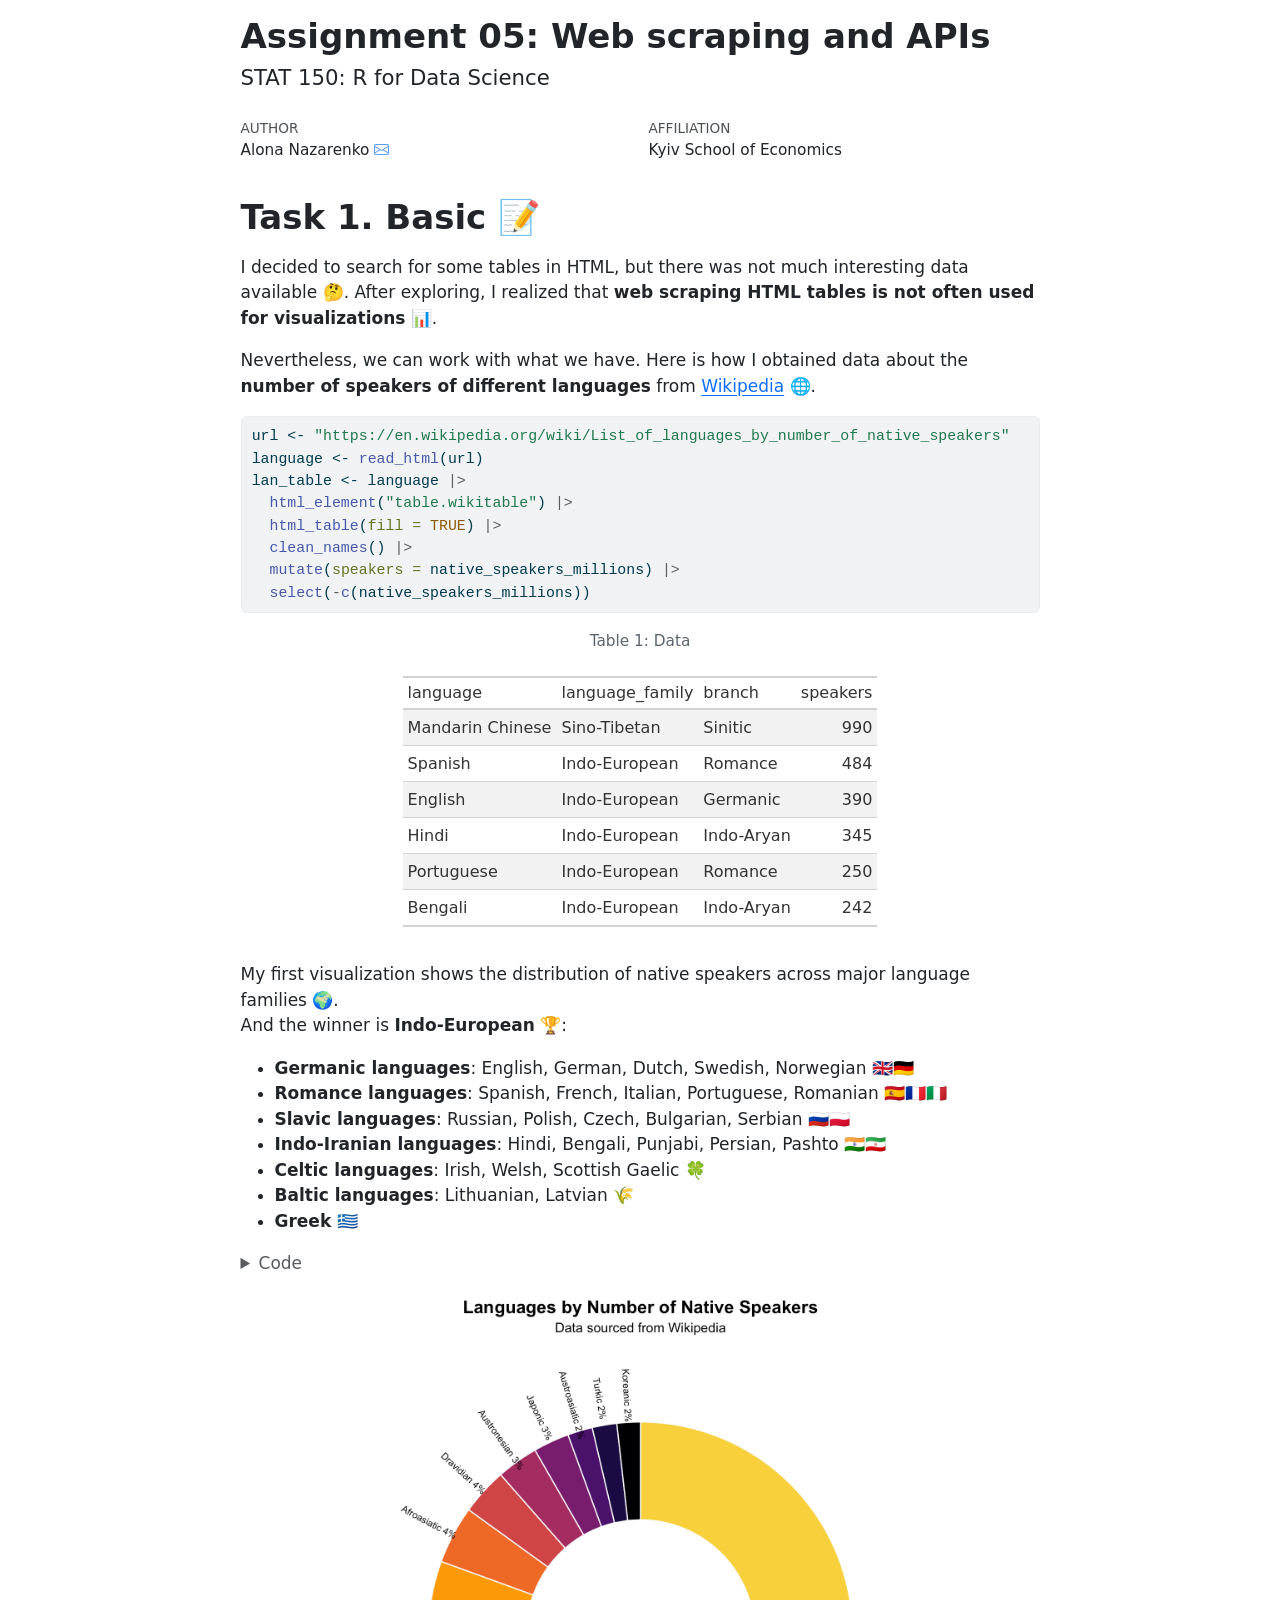
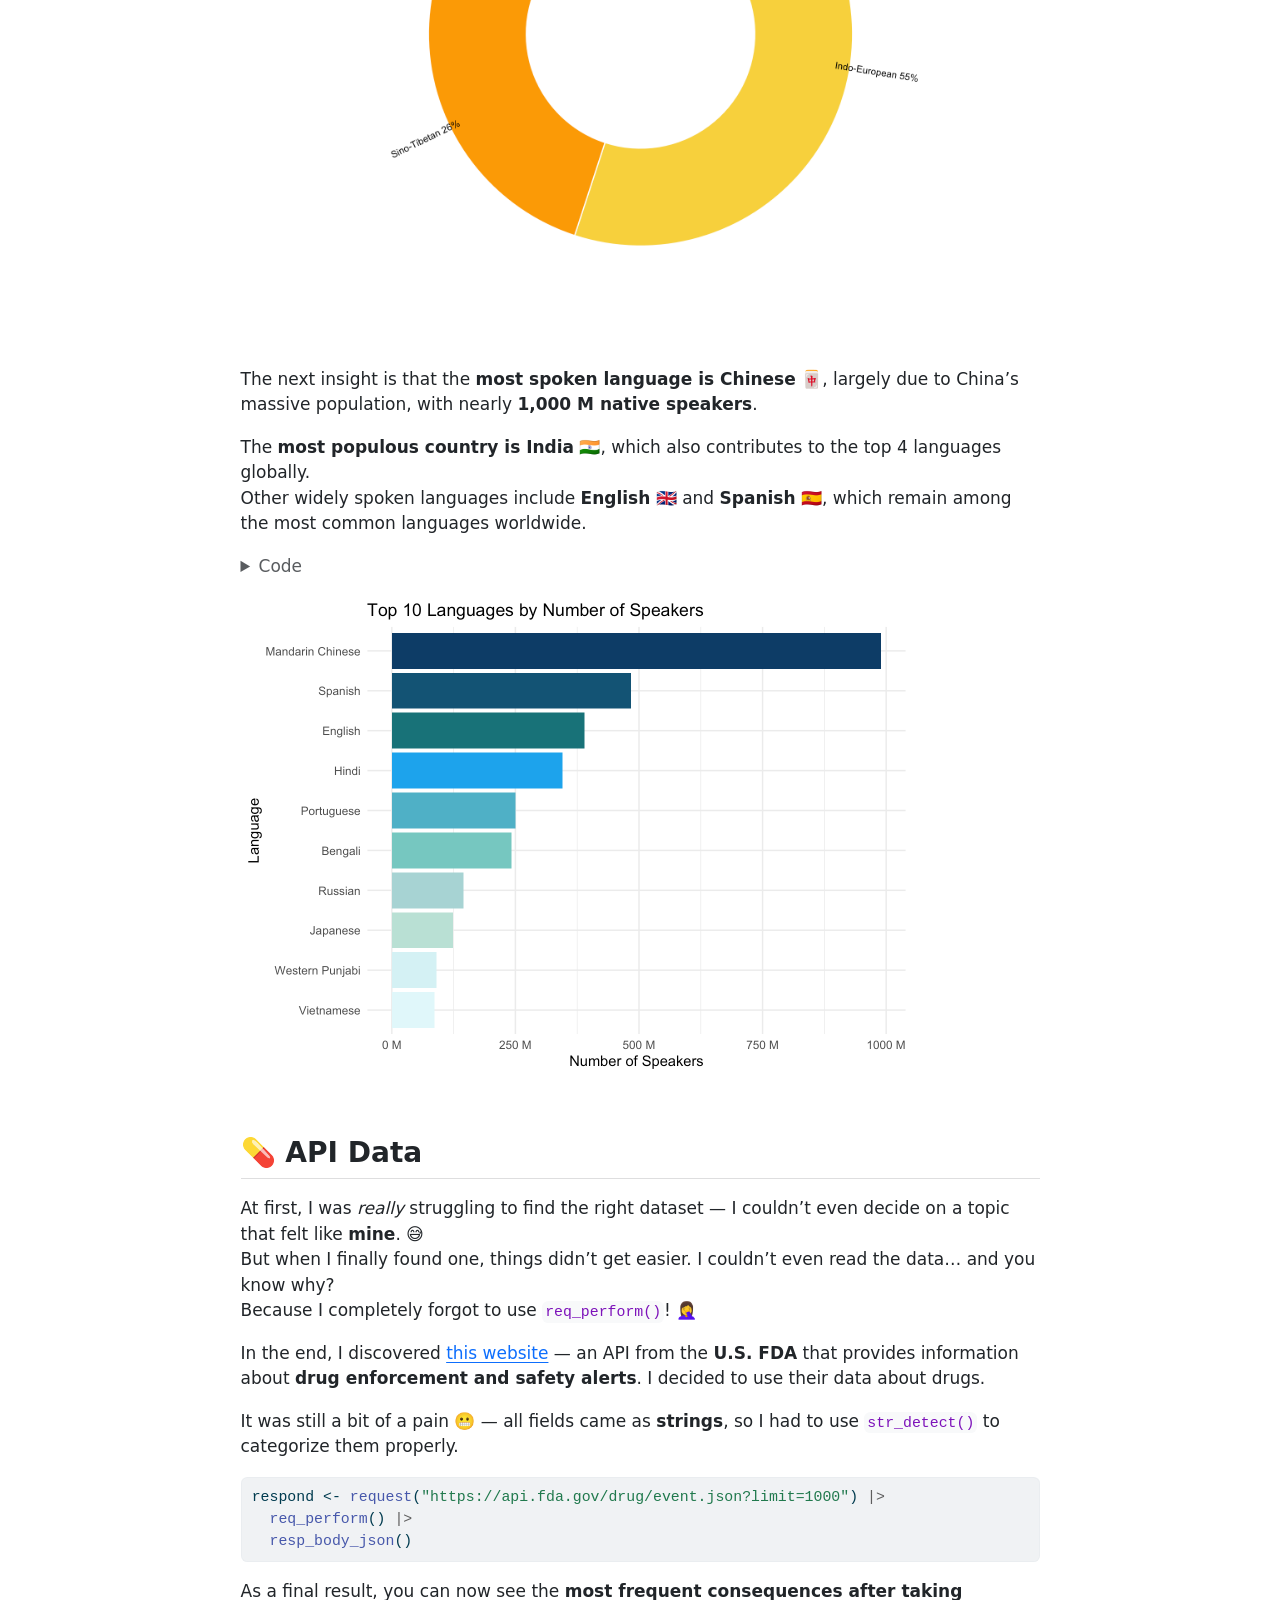
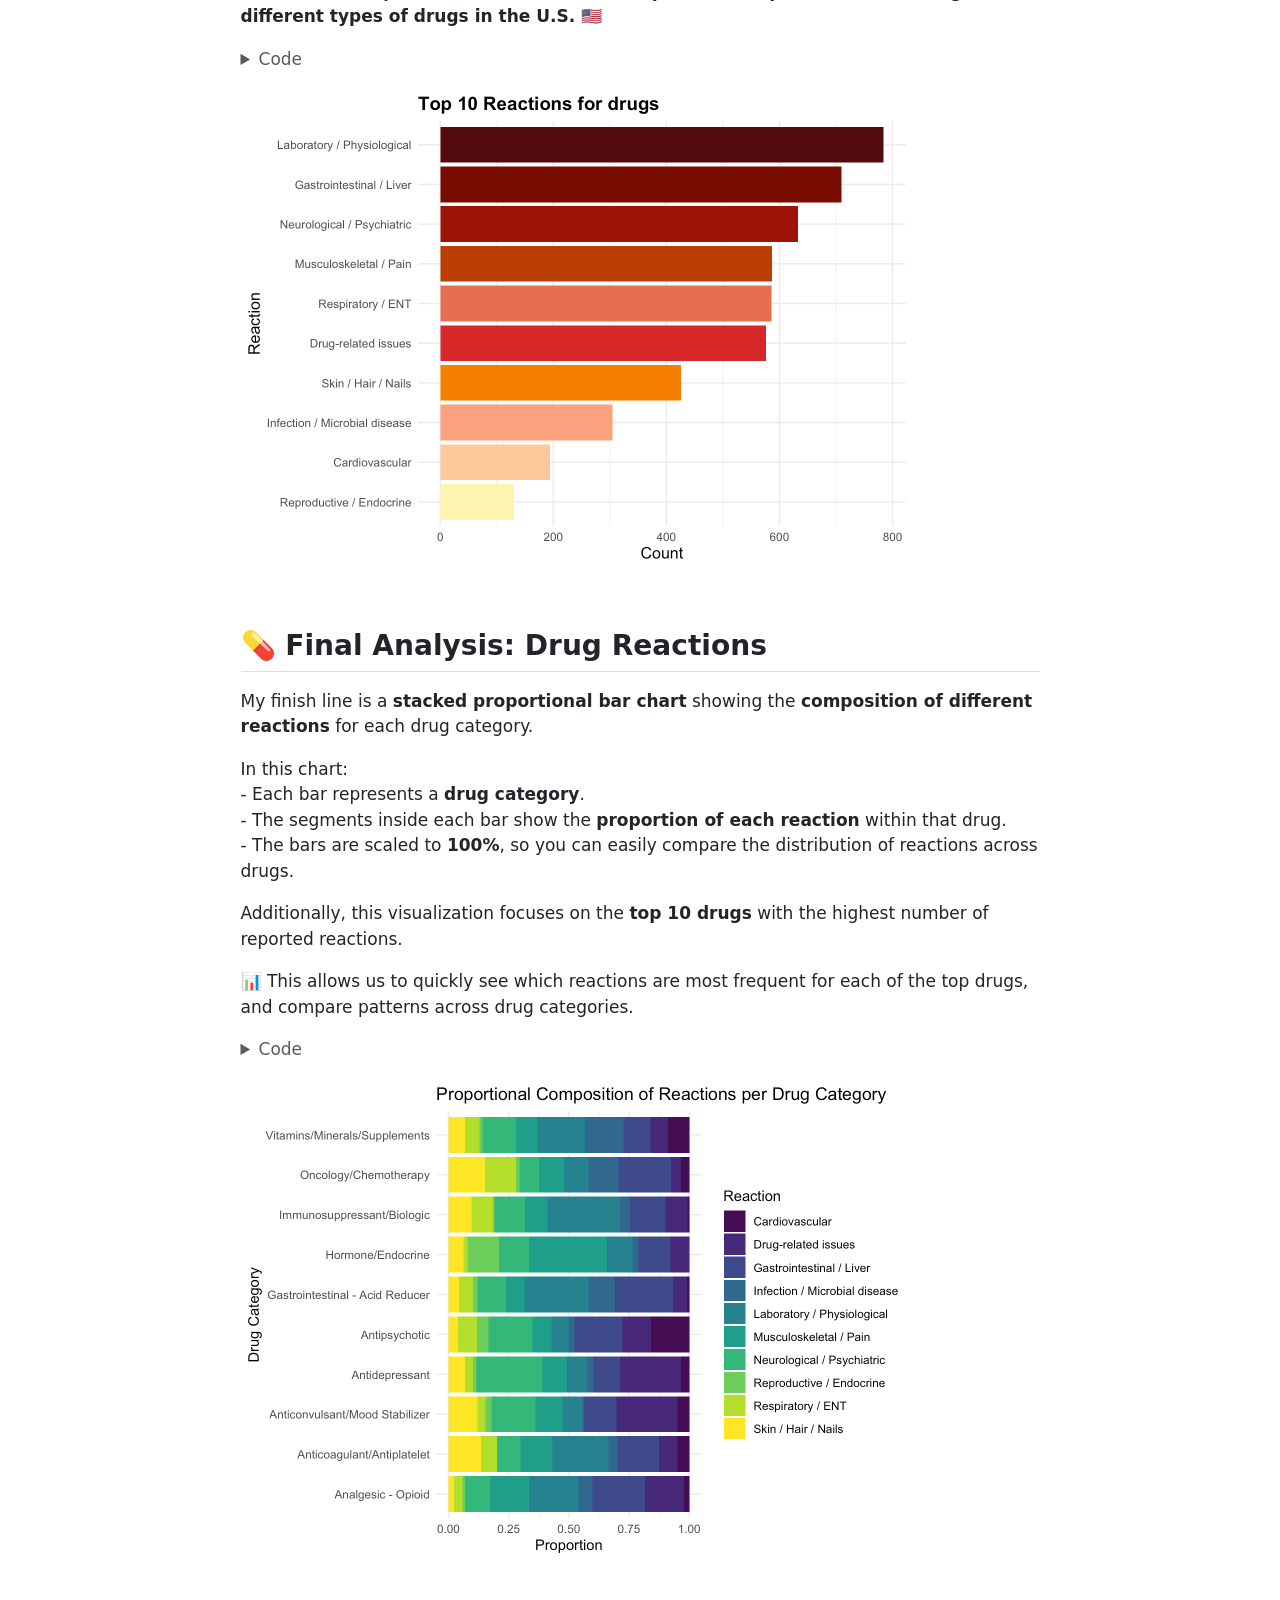
<file: assignment-05/index.html>
<!DOCTYPE html>
<html xmlns="http://www.w3.org/1999/xhtml" lang="en" xml:lang="en"><head>

<meta charset="utf-8">
<meta name="generator" content="quarto-1.6.42">

<meta name="viewport" content="width=device-width, initial-scale=1.0, user-scalable=yes">

<meta name="author" content="Alona Nazarenko">

<title>Assignment 05: Web scraping and APIs</title>
<style>
code{white-space: pre-wrap;}
span.smallcaps{font-variant: small-caps;}
div.columns{display: flex; gap: min(4vw, 1.5em);}
div.column{flex: auto; overflow-x: auto;}
div.hanging-indent{margin-left: 1.5em; text-indent: -1.5em;}
ul.task-list{list-style: none;}
ul.task-list li input[type="checkbox"] {
  width: 0.8em;
  margin: 0 0.8em 0.2em -1em; /* quarto-specific, see https://github.com/quarto-dev/quarto-cli/issues/4556 */ 
  vertical-align: middle;
}
/* CSS for syntax highlighting */
pre > code.sourceCode { white-space: pre; position: relative; }
pre > code.sourceCode > span { line-height: 1.25; }
pre > code.sourceCode > span:empty { height: 1.2em; }
.sourceCode { overflow: visible; }
code.sourceCode > span { color: inherit; text-decoration: inherit; }
div.sourceCode { margin: 1em 0; }
pre.sourceCode { margin: 0; }
@media screen {
div.sourceCode { overflow: auto; }
}
@media print {
pre > code.sourceCode { white-space: pre-wrap; }
pre > code.sourceCode > span { display: inline-block; text-indent: -5em; padding-left: 5em; }
}
pre.numberSource code
  { counter-reset: source-line 0; }
pre.numberSource code > span
  { position: relative; left: -4em; counter-increment: source-line; }
pre.numberSource code > span > a:first-child::before
  { content: counter(source-line);
    position: relative; left: -1em; text-align: right; vertical-align: baseline;
    border: none; display: inline-block;
    -webkit-touch-callout: none; -webkit-user-select: none;
    -khtml-user-select: none; -moz-user-select: none;
    -ms-user-select: none; user-select: none;
    padding: 0 4px; width: 4em;
  }
pre.numberSource { margin-left: 3em;  padding-left: 4px; }
div.sourceCode
  {   }
@media screen {
pre > code.sourceCode > span > a:first-child::before { text-decoration: underline; }
}
</style>


<script src="assignment-05_files/libs/clipboard/clipboard.min.js"></script>
<script src="assignment-05_files/libs/quarto-html/quarto.js"></script>
<script src="assignment-05_files/libs/quarto-html/popper.min.js"></script>
<script src="assignment-05_files/libs/quarto-html/tippy.umd.min.js"></script>
<script src="assignment-05_files/libs/quarto-html/anchor.min.js"></script>
<link href="assignment-05_files/libs/quarto-html/tippy.css" rel="stylesheet">
<link href="assignment-05_files/libs/quarto-html/quarto-syntax-highlighting-2f5df379a58b258e96c21c0638c20c03.css" rel="stylesheet" id="quarto-text-highlighting-styles">
<script src="assignment-05_files/libs/bootstrap/bootstrap.min.js"></script>
<link href="assignment-05_files/libs/bootstrap/bootstrap-icons.css" rel="stylesheet">
<link href="assignment-05_files/libs/bootstrap/bootstrap-c0367b04c37547644fece4185067e4a7.min.css" rel="stylesheet" append-hash="true" id="quarto-bootstrap" data-mode="light">


</head>

<body class="fullcontent">

<div id="quarto-content" class="page-columns page-rows-contents page-layout-article">

<main class="content" id="quarto-document-content">

<header id="title-block-header" class="quarto-title-block default">
<div class="quarto-title">
<h1 class="title">Assignment 05: Web scraping and APIs</h1>
<p class="subtitle lead">STAT 150: R for Data Science</p>
</div>


<div class="quarto-title-meta-author">
  <div class="quarto-title-meta-heading">Author</div>
  <div class="quarto-title-meta-heading">Affiliation</div>
  
    <div class="quarto-title-meta-contents">
    <p class="author">Alona Nazarenko <a href="mailto:anazarenko1@kse.org.ua" class="quarto-title-author-email"><i class="bi bi-envelope"></i></a> </p>
  </div>
  <div class="quarto-title-meta-contents">
        <p class="affiliation">
            Kyiv School of Economics
          </p>
      </div>
  </div>

<div class="quarto-title-meta">

      
  
    
  </div>
  


</header>


<section id="task-1.-basic" class="level1">
<h1>Task 1. Basic 📝</h1>
<p>I decided to search for some tables in HTML, but there was not much interesting data available 🤔. After exploring, I realized that <strong>web scraping HTML tables is not often used for visualizations</strong> 📊.</p>
<p>Nevertheless, we can work with what we have. Here is how I obtained data about the <strong>number of speakers of different languages</strong> from <a href="https://en.wikipedia.org/wiki/List_of_languages_by_number_of_native_speakers">Wikipedia</a> 🌐.</p>
<div class="cell">
<div class="sourceCode cell-code" id="cb1"><pre class="sourceCode r code-with-copy"><code class="sourceCode r"><span id="cb1-1"><a href="#cb1-1" aria-hidden="true" tabindex="-1"></a>url <span class="ot">&lt;-</span> <span class="st">"https://en.wikipedia.org/wiki/List_of_languages_by_number_of_native_speakers"</span></span>
<span id="cb1-2"><a href="#cb1-2" aria-hidden="true" tabindex="-1"></a>language <span class="ot">&lt;-</span> <span class="fu">read_html</span>(url)</span>
<span id="cb1-3"><a href="#cb1-3" aria-hidden="true" tabindex="-1"></a>lan_table <span class="ot">&lt;-</span> language <span class="sc">|&gt;</span> </span>
<span id="cb1-4"><a href="#cb1-4" aria-hidden="true" tabindex="-1"></a>  <span class="fu">html_element</span>(<span class="st">"table.wikitable"</span>) <span class="sc">|&gt;</span> </span>
<span id="cb1-5"><a href="#cb1-5" aria-hidden="true" tabindex="-1"></a>  <span class="fu">html_table</span>(<span class="at">fill =</span> <span class="cn">TRUE</span>) <span class="sc">|&gt;</span> </span>
<span id="cb1-6"><a href="#cb1-6" aria-hidden="true" tabindex="-1"></a>  <span class="fu">clean_names</span>() <span class="sc">|&gt;</span> </span>
<span id="cb1-7"><a href="#cb1-7" aria-hidden="true" tabindex="-1"></a>  <span class="fu">mutate</span>(<span class="at">speakers =</span> native_speakers_millions) <span class="sc">|&gt;</span> </span>
<span id="cb1-8"><a href="#cb1-8" aria-hidden="true" tabindex="-1"></a>  <span class="fu">select</span>(<span class="sc">-</span><span class="fu">c</span>(native_speakers_millions))</span></code><button title="Copy to Clipboard" class="code-copy-button"><i class="bi"></i></button></pre></div>
</div>
<div class="cell">
<div id="tbl-data-r" class="cell quarto-float quarto-figure quarto-figure-center anchored">
<figure class="quarto-float quarto-float-tbl figure">
<figcaption class="quarto-float-caption-top quarto-float-caption quarto-float-tbl" id="tbl-data-r-caption-0ceaefa1-69ba-4598-a22c-09a6ac19f8ca">
Table&nbsp;1: Data
</figcaption>
<div aria-describedby="tbl-data-r-caption-0ceaefa1-69ba-4598-a22c-09a6ac19f8ca">
<div class="cell-output-display">
<div id="qfqzrkzgby" style="padding-left:0px;padding-right:0px;padding-top:10px;padding-bottom:10px;overflow-x:auto;overflow-y:auto;width:auto;height:auto;">
<style>#qfqzrkzgby table {
  font-family: system-ui, 'Segoe UI', Roboto, Helvetica, Arial, sans-serif, 'Apple Color Emoji', 'Segoe UI Emoji', 'Segoe UI Symbol', 'Noto Color Emoji';
  -webkit-font-smoothing: antialiased;
  -moz-osx-font-smoothing: grayscale;
}

#qfqzrkzgby thead, #qfqzrkzgby tbody, #qfqzrkzgby tfoot, #qfqzrkzgby tr, #qfqzrkzgby td, #qfqzrkzgby th {
  border-style: none;
}

#qfqzrkzgby p {
  margin: 0;
  padding: 0;
}

#qfqzrkzgby .gt_table {
  display: table;
  border-collapse: collapse;
  line-height: normal;
  margin-left: auto;
  margin-right: auto;
  color: #333333;
  font-size: 16px;
  font-weight: normal;
  font-style: normal;
  background-color: #FFFFFF;
  width: auto;
  border-top-style: solid;
  border-top-width: 2px;
  border-top-color: #A8A8A8;
  border-right-style: none;
  border-right-width: 2px;
  border-right-color: #D3D3D3;
  border-bottom-style: solid;
  border-bottom-width: 2px;
  border-bottom-color: #A8A8A8;
  border-left-style: none;
  border-left-width: 2px;
  border-left-color: #D3D3D3;
}

#qfqzrkzgby .gt_caption {
  padding-top: 4px;
  padding-bottom: 4px;
}

#qfqzrkzgby .gt_title {
  color: #333333;
  font-size: 125%;
  font-weight: initial;
  padding-top: 4px;
  padding-bottom: 4px;
  padding-left: 5px;
  padding-right: 5px;
  border-bottom-color: #FFFFFF;
  border-bottom-width: 0;
}

#qfqzrkzgby .gt_subtitle {
  color: #333333;
  font-size: 85%;
  font-weight: initial;
  padding-top: 3px;
  padding-bottom: 5px;
  padding-left: 5px;
  padding-right: 5px;
  border-top-color: #FFFFFF;
  border-top-width: 0;
}

#qfqzrkzgby .gt_heading {
  background-color: #FFFFFF;
  text-align: center;
  border-bottom-color: #FFFFFF;
  border-left-style: none;
  border-left-width: 1px;
  border-left-color: #D3D3D3;
  border-right-style: none;
  border-right-width: 1px;
  border-right-color: #D3D3D3;
}

#qfqzrkzgby .gt_bottom_border {
  border-bottom-style: solid;
  border-bottom-width: 2px;
  border-bottom-color: #D3D3D3;
}

#qfqzrkzgby .gt_col_headings {
  border-top-style: solid;
  border-top-width: 2px;
  border-top-color: #D3D3D3;
  border-bottom-style: solid;
  border-bottom-width: 2px;
  border-bottom-color: #D3D3D3;
  border-left-style: none;
  border-left-width: 1px;
  border-left-color: #D3D3D3;
  border-right-style: none;
  border-right-width: 1px;
  border-right-color: #D3D3D3;
}

#qfqzrkzgby .gt_col_heading {
  color: #333333;
  background-color: #FFFFFF;
  font-size: 100%;
  font-weight: normal;
  text-transform: inherit;
  border-left-style: none;
  border-left-width: 1px;
  border-left-color: #D3D3D3;
  border-right-style: none;
  border-right-width: 1px;
  border-right-color: #D3D3D3;
  vertical-align: bottom;
  padding-top: 5px;
  padding-bottom: 6px;
  padding-left: 5px;
  padding-right: 5px;
  overflow-x: hidden;
}

#qfqzrkzgby .gt_column_spanner_outer {
  color: #333333;
  background-color: #FFFFFF;
  font-size: 100%;
  font-weight: normal;
  text-transform: inherit;
  padding-top: 0;
  padding-bottom: 0;
  padding-left: 4px;
  padding-right: 4px;
}

#qfqzrkzgby .gt_column_spanner_outer:first-child {
  padding-left: 0;
}

#qfqzrkzgby .gt_column_spanner_outer:last-child {
  padding-right: 0;
}

#qfqzrkzgby .gt_column_spanner {
  border-bottom-style: solid;
  border-bottom-width: 2px;
  border-bottom-color: #D3D3D3;
  vertical-align: bottom;
  padding-top: 5px;
  padding-bottom: 5px;
  overflow-x: hidden;
  display: inline-block;
  width: 100%;
}

#qfqzrkzgby .gt_spanner_row {
  border-bottom-style: hidden;
}

#qfqzrkzgby .gt_group_heading {
  padding-top: 8px;
  padding-bottom: 8px;
  padding-left: 5px;
  padding-right: 5px;
  color: #333333;
  background-color: #FFFFFF;
  font-size: 100%;
  font-weight: initial;
  text-transform: inherit;
  border-top-style: solid;
  border-top-width: 2px;
  border-top-color: #D3D3D3;
  border-bottom-style: solid;
  border-bottom-width: 2px;
  border-bottom-color: #D3D3D3;
  border-left-style: none;
  border-left-width: 1px;
  border-left-color: #D3D3D3;
  border-right-style: none;
  border-right-width: 1px;
  border-right-color: #D3D3D3;
  vertical-align: middle;
  text-align: left;
}

#qfqzrkzgby .gt_empty_group_heading {
  padding: 0.5px;
  color: #333333;
  background-color: #FFFFFF;
  font-size: 100%;
  font-weight: initial;
  border-top-style: solid;
  border-top-width: 2px;
  border-top-color: #D3D3D3;
  border-bottom-style: solid;
  border-bottom-width: 2px;
  border-bottom-color: #D3D3D3;
  vertical-align: middle;
}

#qfqzrkzgby .gt_from_md > :first-child {
  margin-top: 0;
}

#qfqzrkzgby .gt_from_md > :last-child {
  margin-bottom: 0;
}

#qfqzrkzgby .gt_row {
  padding-top: 8px;
  padding-bottom: 8px;
  padding-left: 5px;
  padding-right: 5px;
  margin: 10px;
  border-top-style: solid;
  border-top-width: 1px;
  border-top-color: #D3D3D3;
  border-left-style: none;
  border-left-width: 1px;
  border-left-color: #D3D3D3;
  border-right-style: none;
  border-right-width: 1px;
  border-right-color: #D3D3D3;
  vertical-align: middle;
  overflow-x: hidden;
}

#qfqzrkzgby .gt_stub {
  color: #333333;
  background-color: #FFFFFF;
  font-size: 100%;
  font-weight: initial;
  text-transform: inherit;
  border-right-style: solid;
  border-right-width: 2px;
  border-right-color: #D3D3D3;
  padding-left: 5px;
  padding-right: 5px;
}

#qfqzrkzgby .gt_stub_row_group {
  color: #333333;
  background-color: #FFFFFF;
  font-size: 100%;
  font-weight: initial;
  text-transform: inherit;
  border-right-style: solid;
  border-right-width: 2px;
  border-right-color: #D3D3D3;
  padding-left: 5px;
  padding-right: 5px;
  vertical-align: top;
}

#qfqzrkzgby .gt_row_group_first td {
  border-top-width: 2px;
}

#qfqzrkzgby .gt_row_group_first th {
  border-top-width: 2px;
}

#qfqzrkzgby .gt_summary_row {
  color: #333333;
  background-color: #FFFFFF;
  text-transform: inherit;
  padding-top: 8px;
  padding-bottom: 8px;
  padding-left: 5px;
  padding-right: 5px;
}

#qfqzrkzgby .gt_first_summary_row {
  border-top-style: solid;
  border-top-color: #D3D3D3;
}

#qfqzrkzgby .gt_first_summary_row.thick {
  border-top-width: 2px;
}

#qfqzrkzgby .gt_last_summary_row {
  padding-top: 8px;
  padding-bottom: 8px;
  padding-left: 5px;
  padding-right: 5px;
  border-bottom-style: solid;
  border-bottom-width: 2px;
  border-bottom-color: #D3D3D3;
}

#qfqzrkzgby .gt_grand_summary_row {
  color: #333333;
  background-color: #FFFFFF;
  text-transform: inherit;
  padding-top: 8px;
  padding-bottom: 8px;
  padding-left: 5px;
  padding-right: 5px;
}

#qfqzrkzgby .gt_first_grand_summary_row {
  padding-top: 8px;
  padding-bottom: 8px;
  padding-left: 5px;
  padding-right: 5px;
  border-top-style: double;
  border-top-width: 6px;
  border-top-color: #D3D3D3;
}

#qfqzrkzgby .gt_last_grand_summary_row_top {
  padding-top: 8px;
  padding-bottom: 8px;
  padding-left: 5px;
  padding-right: 5px;
  border-bottom-style: double;
  border-bottom-width: 6px;
  border-bottom-color: #D3D3D3;
}

#qfqzrkzgby .gt_striped {
  background-color: rgba(128, 128, 128, 0.05);
}

#qfqzrkzgby .gt_table_body {
  border-top-style: solid;
  border-top-width: 2px;
  border-top-color: #D3D3D3;
  border-bottom-style: solid;
  border-bottom-width: 2px;
  border-bottom-color: #D3D3D3;
}

#qfqzrkzgby .gt_footnotes {
  color: #333333;
  background-color: #FFFFFF;
  border-bottom-style: none;
  border-bottom-width: 2px;
  border-bottom-color: #D3D3D3;
  border-left-style: none;
  border-left-width: 2px;
  border-left-color: #D3D3D3;
  border-right-style: none;
  border-right-width: 2px;
  border-right-color: #D3D3D3;
}

#qfqzrkzgby .gt_footnote {
  margin: 0px;
  font-size: 90%;
  padding-top: 4px;
  padding-bottom: 4px;
  padding-left: 5px;
  padding-right: 5px;
}

#qfqzrkzgby .gt_sourcenotes {
  color: #333333;
  background-color: #FFFFFF;
  border-bottom-style: none;
  border-bottom-width: 2px;
  border-bottom-color: #D3D3D3;
  border-left-style: none;
  border-left-width: 2px;
  border-left-color: #D3D3D3;
  border-right-style: none;
  border-right-width: 2px;
  border-right-color: #D3D3D3;
}

#qfqzrkzgby .gt_sourcenote {
  font-size: 90%;
  padding-top: 4px;
  padding-bottom: 4px;
  padding-left: 5px;
  padding-right: 5px;
}

#qfqzrkzgby .gt_left {
  text-align: left;
}

#qfqzrkzgby .gt_center {
  text-align: center;
}

#qfqzrkzgby .gt_right {
  text-align: right;
  font-variant-numeric: tabular-nums;
}

#qfqzrkzgby .gt_font_normal {
  font-weight: normal;
}

#qfqzrkzgby .gt_font_bold {
  font-weight: bold;
}

#qfqzrkzgby .gt_font_italic {
  font-style: italic;
}

#qfqzrkzgby .gt_super {
  font-size: 65%;
}

#qfqzrkzgby .gt_footnote_marks {
  font-size: 75%;
  vertical-align: 0.4em;
  position: initial;
}

#qfqzrkzgby .gt_asterisk {
  font-size: 100%;
  vertical-align: 0;
}

#qfqzrkzgby .gt_indent_1 {
  text-indent: 5px;
}

#qfqzrkzgby .gt_indent_2 {
  text-indent: 10px;
}

#qfqzrkzgby .gt_indent_3 {
  text-indent: 15px;
}

#qfqzrkzgby .gt_indent_4 {
  text-indent: 20px;
}

#qfqzrkzgby .gt_indent_5 {
  text-indent: 25px;
}

#qfqzrkzgby .katex-display {
  display: inline-flex !important;
  margin-bottom: 0.75em !important;
}

#qfqzrkzgby div.Reactable > div.rt-table > div.rt-thead > div.rt-tr.rt-tr-group-header > div.rt-th-group:after {
  height: 0px !important;
}
</style>

<table class="gt_table do-not-create-environment cell caption-top table table-sm table-striped small" data-quarto-postprocess="true" data-quarto-disable-processing="false" data-quarto-bootstrap="false">
<thead>
<tr class="gt_col_headings header">
<th id="language" class="gt_col_heading gt_columns_bottom_border gt_left" data-quarto-table-cell-role="th" scope="col">language</th>
<th id="language_family" class="gt_col_heading gt_columns_bottom_border gt_left" data-quarto-table-cell-role="th" scope="col">language_family</th>
<th id="branch" class="gt_col_heading gt_columns_bottom_border gt_left" data-quarto-table-cell-role="th" scope="col">branch</th>
<th id="speakers" class="gt_col_heading gt_columns_bottom_border gt_right" data-quarto-table-cell-role="th" scope="col">speakers</th>
</tr>
</thead>
<tbody class="gt_table_body">
<tr class="odd">
<td class="gt_row gt_left" headers="language">Mandarin Chinese</td>
<td class="gt_row gt_left" headers="language_family">Sino-Tibetan</td>
<td class="gt_row gt_left" headers="branch">Sinitic</td>
<td class="gt_row gt_right" headers="speakers">990</td>
</tr>
<tr class="even">
<td class="gt_row gt_left" headers="language">Spanish</td>
<td class="gt_row gt_left" headers="language_family">Indo-European</td>
<td class="gt_row gt_left" headers="branch">Romance</td>
<td class="gt_row gt_right" headers="speakers">484</td>
</tr>
<tr class="odd">
<td class="gt_row gt_left" headers="language">English</td>
<td class="gt_row gt_left" headers="language_family">Indo-European</td>
<td class="gt_row gt_left" headers="branch">Germanic</td>
<td class="gt_row gt_right" headers="speakers">390</td>
</tr>
<tr class="even">
<td class="gt_row gt_left" headers="language">Hindi</td>
<td class="gt_row gt_left" headers="language_family">Indo-European</td>
<td class="gt_row gt_left" headers="branch">Indo-Aryan</td>
<td class="gt_row gt_right" headers="speakers">345</td>
</tr>
<tr class="odd">
<td class="gt_row gt_left" headers="language">Portuguese</td>
<td class="gt_row gt_left" headers="language_family">Indo-European</td>
<td class="gt_row gt_left" headers="branch">Romance</td>
<td class="gt_row gt_right" headers="speakers">250</td>
</tr>
<tr class="even">
<td class="gt_row gt_left" headers="language">Bengali</td>
<td class="gt_row gt_left" headers="language_family">Indo-European</td>
<td class="gt_row gt_left" headers="branch">Indo-Aryan</td>
<td class="gt_row gt_right" headers="speakers">242</td>
</tr>
</tbody>
</table>

</div>
</div>
</div>
</figure>
</div>
</div>
<p>My first visualization shows the distribution of native speakers across major language families 🌍.<br>
And the winner is <strong>Indo-European</strong> 🏆:</p>
<ul>
<li><strong>Germanic languages</strong>: English, German, Dutch, Swedish, Norwegian 🇬🇧🇩🇪<br>
</li>
<li><strong>Romance languages</strong>: Spanish, French, Italian, Portuguese, Romanian 🇪🇸🇫🇷🇮🇹<br>
</li>
<li><strong>Slavic languages</strong>: Russian, Polish, Czech, Bulgarian, Serbian 🇷🇺🇵🇱<br>
</li>
<li><strong>Indo-Iranian languages</strong>: Hindi, Bengali, Punjabi, Persian, Pashto 🇮🇳🇮🇷<br>
</li>
<li><strong>Celtic languages</strong>: Irish, Welsh, Scottish Gaelic 🍀<br>
</li>
<li><strong>Baltic languages</strong>: Lithuanian, Latvian 🌾<br>
</li>
<li><strong>Greek</strong> 🇬🇷</li>
</ul>
<div class="cell" data-layout-align="center">
<details class="code-fold">
<summary>Code</summary>
<div class="sourceCode cell-code" id="cb2"><pre class="sourceCode r code-with-copy"><code class="sourceCode r"><span id="cb2-1"><a href="#cb2-1" aria-hidden="true" tabindex="-1"></a><span class="fu">ggplot</span>(x, <span class="fu">aes</span>(<span class="at">x =</span> <span class="dv">2</span>, <span class="at">y =</span> percentage, <span class="at">fill=</span> language_family)) <span class="sc">+</span></span>
<span id="cb2-2"><a href="#cb2-2" aria-hidden="true" tabindex="-1"></a>  <span class="fu">geom_bar</span>(<span class="at">stat =</span> <span class="st">"identity"</span>, <span class="at">color =</span> <span class="st">"white"</span>) <span class="sc">+</span></span>
<span id="cb2-3"><a href="#cb2-3" aria-hidden="true" tabindex="-1"></a>  <span class="fu">coord_polar</span>(<span class="at">theta =</span> <span class="st">"y"</span>, <span class="at">start =</span> <span class="dv">0</span>) <span class="sc">+</span></span>
<span id="cb2-4"><a href="#cb2-4" aria-hidden="true" tabindex="-1"></a>  <span class="fu">geom_text</span>(</span>
<span id="cb2-5"><a href="#cb2-5" aria-hidden="true" tabindex="-1"></a>    <span class="fu">aes</span>(<span class="at">x =</span> <span class="fl">2.7</span>, <span class="at">y =</span> label_position, <span class="at">label =</span> label, <span class="at">angle =</span> angle),</span>
<span id="cb2-6"><a href="#cb2-6" aria-hidden="true" tabindex="-1"></a>    <span class="at">size =</span> <span class="dv">3</span>,</span>
<span id="cb2-7"><a href="#cb2-7" aria-hidden="true" tabindex="-1"></a>    <span class="at">hjust =</span> <span class="fl">0.5</span>,   <span class="co"># center horizontally</span></span>
<span id="cb2-8"><a href="#cb2-8" aria-hidden="true" tabindex="-1"></a>    <span class="at">vjust =</span> <span class="fl">0.5</span>,   <span class="co"># center vertically</span></span>
<span id="cb2-9"><a href="#cb2-9" aria-hidden="true" tabindex="-1"></a>    <span class="at">lineheight =</span> <span class="fl">0.9</span></span>
<span id="cb2-10"><a href="#cb2-10" aria-hidden="true" tabindex="-1"></a>  ) <span class="sc">+</span></span>
<span id="cb2-11"><a href="#cb2-11" aria-hidden="true" tabindex="-1"></a>  <span class="fu">xlim</span>(<span class="fl">0.5</span>, <span class="fl">2.7</span>)<span class="sc">+</span></span>
<span id="cb2-12"><a href="#cb2-12" aria-hidden="true" tabindex="-1"></a>  <span class="fu">scale_fill_manual</span>(<span class="at">values =</span> <span class="fu">viridis</span>(<span class="dv">10</span>, <span class="at">option =</span> <span class="st">"B"</span>, <span class="at">direction =</span> <span class="dv">1</span>)) <span class="sc">+</span></span>
<span id="cb2-13"><a href="#cb2-13" aria-hidden="true" tabindex="-1"></a>  <span class="fu">theme_void</span>() <span class="sc">+</span></span>
<span id="cb2-14"><a href="#cb2-14" aria-hidden="true" tabindex="-1"></a>  <span class="fu">labs</span>(</span>
<span id="cb2-15"><a href="#cb2-15" aria-hidden="true" tabindex="-1"></a>    <span class="at">title =</span> <span class="st">"Languages by Number of Native Speakers"</span>,</span>
<span id="cb2-16"><a href="#cb2-16" aria-hidden="true" tabindex="-1"></a>    <span class="at">subtitle =</span> <span class="st">"Data sourced from Wikipedia"</span></span>
<span id="cb2-17"><a href="#cb2-17" aria-hidden="true" tabindex="-1"></a>  )<span class="sc">+</span></span>
<span id="cb2-18"><a href="#cb2-18" aria-hidden="true" tabindex="-1"></a>  <span class="fu">theme</span>(</span>
<span id="cb2-19"><a href="#cb2-19" aria-hidden="true" tabindex="-1"></a>    <span class="at">legend.position =</span> <span class="st">"none"</span>,</span>
<span id="cb2-20"><a href="#cb2-20" aria-hidden="true" tabindex="-1"></a>    <span class="at">plot.title =</span> <span class="fu">element_text</span>(<span class="at">hjust =</span> <span class="fl">0.5</span>, <span class="at">size =</span> <span class="dv">16</span>, <span class="at">face =</span> <span class="st">"bold"</span>),</span>
<span id="cb2-21"><a href="#cb2-21" aria-hidden="true" tabindex="-1"></a>    <span class="at">plot.subtitle =</span> <span class="fu">element_text</span>(<span class="at">hjust =</span> <span class="fl">0.5</span>, <span class="at">size =</span> <span class="dv">12</span>)</span>
<span id="cb2-22"><a href="#cb2-22" aria-hidden="true" tabindex="-1"></a>  )</span></code><button title="Copy to Clipboard" class="code-copy-button"><i class="bi"></i></button></pre></div>
</details>
<div class="cell-output-display">
<div class="quarto-figure quarto-figure-center">
<figure class="figure">
<p><img src="assignment-05_files/figure-html/donut_chart-1.png" class="img-fluid quarto-figure quarto-figure-center figure-img" width="960"></p>
</figure>
</div>
</div>
</div>
<p>The next insight is that the <strong>most spoken language is Chinese</strong> 🀄, largely due to China’s massive population, with nearly <strong>1,000 M native speakers</strong>.</p>
<p>The <strong>most populous country is India</strong> 🇮🇳, which also contributes to the top 4 languages globally.<br>
Other widely spoken languages include <strong>English</strong> 🇬🇧 and <strong>Spanish</strong> 🇪🇸, which remain among the most common languages worldwide.</p>
<div class="cell">
<details class="code-fold">
<summary>Code</summary>
<div class="sourceCode cell-code" id="cb3"><pre class="sourceCode r code-with-copy"><code class="sourceCode r"><span id="cb3-1"><a href="#cb3-1" aria-hidden="true" tabindex="-1"></a>lan_table <span class="sc">|&gt;</span></span>
<span id="cb3-2"><a href="#cb3-2" aria-hidden="true" tabindex="-1"></a>  <span class="fu">slice_max</span>(speakers, <span class="at">n =</span> <span class="dv">10</span>) <span class="sc">|&gt;</span></span>
<span id="cb3-3"><a href="#cb3-3" aria-hidden="true" tabindex="-1"></a>  <span class="fu">mutate</span>( <span class="at">language =</span> <span class="fu">fct_reorder</span>(language, speakers)) <span class="sc">|&gt;</span></span>
<span id="cb3-4"><a href="#cb3-4" aria-hidden="true" tabindex="-1"></a>  <span class="fu">ggplot</span>(<span class="fu">aes</span>(language, speakers, <span class="at">fill =</span> language)) <span class="sc">+</span></span>
<span id="cb3-5"><a href="#cb3-5" aria-hidden="true" tabindex="-1"></a>  <span class="fu">geom_col</span>() <span class="sc">+</span> </span>
<span id="cb3-6"><a href="#cb3-6" aria-hidden="true" tabindex="-1"></a>  <span class="fu">scale_y_continuous</span>(<span class="at">labels =</span> <span class="cf">function</span>(x) <span class="fu">paste0</span>(x, <span class="st">" M"</span>)) <span class="sc">+</span></span>
<span id="cb3-7"><a href="#cb3-7" aria-hidden="true" tabindex="-1"></a>  <span class="fu">scale_fill_manual</span>(<span class="at">values =</span> <span class="fu">c</span>(</span>
<span id="cb3-8"><a href="#cb3-8" aria-hidden="true" tabindex="-1"></a>    <span class="st">"#E0F7FA"</span>, <span class="st">"#D4F1F4"</span>, <span class="st">"#B9E0D4"</span>, <span class="st">"#A7D3D3"</span>,<span class="st">"#76C7C0"</span>, </span>
<span id="cb3-9"><a href="#cb3-9" aria-hidden="true" tabindex="-1"></a>    <span class="st">"#4FB0C6"</span>, <span class="st">"#1CA3EC"</span>, <span class="st">"#197278"</span> ,<span class="st">"#145374"</span>, <span class="st">"#0D3B66"</span></span>
<span id="cb3-10"><a href="#cb3-10" aria-hidden="true" tabindex="-1"></a>  ))<span class="sc">+</span></span>
<span id="cb3-11"><a href="#cb3-11" aria-hidden="true" tabindex="-1"></a>  <span class="fu">coord_flip</span>() <span class="sc">+</span></span>
<span id="cb3-12"><a href="#cb3-12" aria-hidden="true" tabindex="-1"></a>  <span class="fu">theme_minimal</span>() <span class="sc">+</span></span>
<span id="cb3-13"><a href="#cb3-13" aria-hidden="true" tabindex="-1"></a>  <span class="fu">theme</span>(<span class="at">legend.position =</span> <span class="st">"none"</span>) <span class="sc">+</span></span>
<span id="cb3-14"><a href="#cb3-14" aria-hidden="true" tabindex="-1"></a>  <span class="fu">labs</span>(</span>
<span id="cb3-15"><a href="#cb3-15" aria-hidden="true" tabindex="-1"></a>    <span class="at">title =</span> <span class="st">"Top 10 Languages by Number of Speakers"</span>,</span>
<span id="cb3-16"><a href="#cb3-16" aria-hidden="true" tabindex="-1"></a>    <span class="at">x =</span> <span class="st">"Language"</span>,</span>
<span id="cb3-17"><a href="#cb3-17" aria-hidden="true" tabindex="-1"></a>    <span class="at">y =</span> <span class="st">"Number of Speakers"</span></span>
<span id="cb3-18"><a href="#cb3-18" aria-hidden="true" tabindex="-1"></a>  )</span></code><button title="Copy to Clipboard" class="code-copy-button"><i class="bi"></i></button></pre></div>
</details>
<div class="cell-output-display">
<div>
<figure class="figure">
<p><img src="assignment-05_files/figure-html/bar_language-1.png" class="img-fluid figure-img" width="672"></p>
</figure>
</div>
</div>
</div>
<section id="api-data" class="level2">
<h2 class="anchored" data-anchor-id="api-data">💊 API Data</h2>
<p>At first, I was <em>really</em> struggling to find the right dataset — I couldn’t even decide on a topic that felt like <strong>mine</strong>. 😅<br>
But when I finally found one, things didn’t get easier. I couldn’t even read the data… and you know why?<br>
Because I completely forgot to use <code>req_perform()</code>! 🤦‍♀️</p>
<p>In the end, I discovered <a href="https://open.fda.gov/apis/drug/enforcement/">this website</a> — an API from the <strong>U.S. FDA</strong> that provides information about <strong>drug enforcement and safety alerts</strong>. I decided to use their data about drugs.</p>
<p>It was still a bit of a pain 😬 — all fields came as <strong>strings</strong>, so I had to use <code>str_detect()</code> to categorize them properly.</p>
<div class="cell">
<div class="sourceCode cell-code" id="cb4"><pre class="sourceCode r code-with-copy"><code class="sourceCode r"><span id="cb4-1"><a href="#cb4-1" aria-hidden="true" tabindex="-1"></a>respond <span class="ot">&lt;-</span> <span class="fu">request</span>(<span class="st">"https://api.fda.gov/drug/event.json?limit=1000"</span>) <span class="sc">|&gt;</span></span>
<span id="cb4-2"><a href="#cb4-2" aria-hidden="true" tabindex="-1"></a>  <span class="fu">req_perform</span>() <span class="sc">|&gt;</span></span>
<span id="cb4-3"><a href="#cb4-3" aria-hidden="true" tabindex="-1"></a>  <span class="fu">resp_body_json</span>()</span></code><button title="Copy to Clipboard" class="code-copy-button"><i class="bi"></i></button></pre></div>
</div>
<p>As a final result, you can now see the <strong>most frequent consequences after taking different types of drugs in the U.S.</strong> 🇺🇸</p>
<div class="cell">
<details class="code-fold">
<summary>Code</summary>
<div class="sourceCode cell-code" id="cb5"><pre class="sourceCode r code-with-copy"><code class="sourceCode r"><span id="cb5-1"><a href="#cb5-1" aria-hidden="true" tabindex="-1"></a>df_long <span class="sc">|&gt;</span> </span>
<span id="cb5-2"><a href="#cb5-2" aria-hidden="true" tabindex="-1"></a>  <span class="fu">group_by</span>(reaction) <span class="sc">|&gt;</span> </span>
<span id="cb5-3"><a href="#cb5-3" aria-hidden="true" tabindex="-1"></a>  <span class="fu">summarise</span>(<span class="at">n =</span> <span class="fu">n</span>()) <span class="sc">|&gt;</span> </span>
<span id="cb5-4"><a href="#cb5-4" aria-hidden="true" tabindex="-1"></a>  <span class="fu">filter</span>(reaction <span class="sc">!=</span> <span class="st">"Other"</span>) <span class="sc">|&gt;</span> </span>
<span id="cb5-5"><a href="#cb5-5" aria-hidden="true" tabindex="-1"></a>  <span class="fu">mutate</span> (<span class="at">reaction =</span> <span class="fu">fct_reorder</span>(reaction, n)) <span class="sc">|&gt;</span> </span>
<span id="cb5-6"><a href="#cb5-6" aria-hidden="true" tabindex="-1"></a>  <span class="fu">ggplot</span>(<span class="fu">aes</span>(<span class="at">x =</span> reaction , <span class="at">y =</span> n, <span class="at">fill =</span> reaction)) <span class="sc">+</span></span>
<span id="cb5-7"><a href="#cb5-7" aria-hidden="true" tabindex="-1"></a>  <span class="fu">geom_col</span>() <span class="sc">+</span></span>
<span id="cb5-8"><a href="#cb5-8" aria-hidden="true" tabindex="-1"></a>  <span class="fu">scale_fill_manual</span>(<span class="at">values =</span> <span class="fu">c</span>(</span>
<span id="cb5-9"><a href="#cb5-9" aria-hidden="true" tabindex="-1"></a>    <span class="st">"#FFF3B0"</span>, <span class="st">"#FEC89A"</span>, <span class="st">"#FCA17D"</span>, <span class="st">"#F77F00"</span>,</span>
<span id="cb5-10"><a href="#cb5-10" aria-hidden="true" tabindex="-1"></a>    <span class="st">"#D62828"</span>, <span class="st">"#E76F51"</span>, <span class="st">"#BB3E03"</span>, <span class="st">"#9D0208"</span>,</span>
<span id="cb5-11"><a href="#cb5-11" aria-hidden="true" tabindex="-1"></a>    <span class="st">"#780000"</span>, <span class="st">"#540B0E"</span></span>
<span id="cb5-12"><a href="#cb5-12" aria-hidden="true" tabindex="-1"></a>  )) <span class="sc">+</span></span>
<span id="cb5-13"><a href="#cb5-13" aria-hidden="true" tabindex="-1"></a>  <span class="fu">coord_flip</span>() <span class="sc">+</span></span>
<span id="cb5-14"><a href="#cb5-14" aria-hidden="true" tabindex="-1"></a>  <span class="fu">theme_minimal</span>() <span class="sc">+</span></span>
<span id="cb5-15"><a href="#cb5-15" aria-hidden="true" tabindex="-1"></a>  <span class="fu">theme</span>(</span>
<span id="cb5-16"><a href="#cb5-16" aria-hidden="true" tabindex="-1"></a>    <span class="at">legend.position =</span> <span class="st">"none"</span>,</span>
<span id="cb5-17"><a href="#cb5-17" aria-hidden="true" tabindex="-1"></a>    <span class="at">plot.title =</span> <span class="fu">element_text</span>(<span class="at">size =</span> <span class="dv">14</span>, <span class="at">face =</span> <span class="st">"bold"</span>),</span>
<span id="cb5-18"><a href="#cb5-18" aria-hidden="true" tabindex="-1"></a>    <span class="at">axis.title.x =</span> <span class="fu">element_text</span>(<span class="at">size =</span> <span class="dv">12</span>),</span>
<span id="cb5-19"><a href="#cb5-19" aria-hidden="true" tabindex="-1"></a>    <span class="at">axis.title.y =</span> <span class="fu">element_text</span>(<span class="at">size =</span> <span class="dv">12</span>)</span>
<span id="cb5-20"><a href="#cb5-20" aria-hidden="true" tabindex="-1"></a>  ) <span class="sc">+</span></span>
<span id="cb5-21"><a href="#cb5-21" aria-hidden="true" tabindex="-1"></a>  <span class="fu">labs</span>(</span>
<span id="cb5-22"><a href="#cb5-22" aria-hidden="true" tabindex="-1"></a>    <span class="at">title =</span> <span class="st">"Top 10 Reactions for drugs"</span>,</span>
<span id="cb5-23"><a href="#cb5-23" aria-hidden="true" tabindex="-1"></a>    <span class="at">x =</span> <span class="st">"Reaction"</span>,</span>
<span id="cb5-24"><a href="#cb5-24" aria-hidden="true" tabindex="-1"></a>    <span class="at">y =</span> <span class="st">"Count"</span></span>
<span id="cb5-25"><a href="#cb5-25" aria-hidden="true" tabindex="-1"></a>  )</span></code><button title="Copy to Clipboard" class="code-copy-button"><i class="bi"></i></button></pre></div>
</details>
<div class="cell-output-display">
<div>
<figure class="figure">
<p><img src="assignment-05_files/figure-html/bar_drug-1.png" class="img-fluid figure-img" width="672"></p>
</figure>
</div>
</div>
</div>
</section>
<section id="final-analysis-drug-reactions" class="level2">
<h2 class="anchored" data-anchor-id="final-analysis-drug-reactions">💊 Final Analysis: Drug Reactions</h2>
<p>My finish line is a <strong>stacked proportional bar chart</strong> showing the <strong>composition of different reactions</strong> for each drug category.</p>
<p>In this chart:<br>
- Each bar represents a <strong>drug category</strong>.<br>
- The segments inside each bar show the <strong>proportion of each reaction</strong> within that drug.<br>
- The bars are scaled to <strong>100%</strong>, so you can easily compare the distribution of reactions across drugs.</p>
<p>Additionally, this visualization focuses on the <strong>top 10 drugs</strong> with the highest number of reported reactions.</p>
<p>📊 This allows us to quickly see which reactions are most frequent for each of the top drugs, and compare patterns across drug categories.</p>
<div class="cell">
<details class="code-fold">
<summary>Code</summary>
<div class="sourceCode cell-code" id="cb6"><pre class="sourceCode r code-with-copy"><code class="sourceCode r"><span id="cb6-1"><a href="#cb6-1" aria-hidden="true" tabindex="-1"></a>most_frequent <span class="ot">&lt;-</span> df_long <span class="sc">|&gt;</span> </span>
<span id="cb6-2"><a href="#cb6-2" aria-hidden="true" tabindex="-1"></a>  <span class="fu">filter</span>(drug_cat <span class="sc">!=</span> <span class="st">"Other"</span>, reaction <span class="sc">!=</span> <span class="st">"Other"</span>) <span class="sc">|&gt;</span></span>
<span id="cb6-3"><a href="#cb6-3" aria-hidden="true" tabindex="-1"></a>  <span class="fu">group_by</span>(drug_cat) <span class="sc">|&gt;</span> </span>
<span id="cb6-4"><a href="#cb6-4" aria-hidden="true" tabindex="-1"></a>  <span class="fu">summarise</span>(<span class="at">n =</span> <span class="fu">n</span>()) <span class="sc">|&gt;</span> </span>
<span id="cb6-5"><a href="#cb6-5" aria-hidden="true" tabindex="-1"></a>  <span class="fu">slice_max</span>(n, <span class="at">n =</span> <span class="dv">10</span>) <span class="sc">|&gt;</span> </span>
<span id="cb6-6"><a href="#cb6-6" aria-hidden="true" tabindex="-1"></a>  <span class="fu">pull</span>(drug_cat)</span>
<span id="cb6-7"><a href="#cb6-7" aria-hidden="true" tabindex="-1"></a></span>
<span id="cb6-8"><a href="#cb6-8" aria-hidden="true" tabindex="-1"></a>df_long <span class="sc">|&gt;</span> </span>
<span id="cb6-9"><a href="#cb6-9" aria-hidden="true" tabindex="-1"></a>  <span class="fu">filter</span>(drug_cat <span class="sc">%in%</span> most_frequent, reaction <span class="sc">!=</span> <span class="st">"Other"</span>) <span class="sc">|&gt;</span></span>
<span id="cb6-10"><a href="#cb6-10" aria-hidden="true" tabindex="-1"></a>  <span class="fu">ggplot</span>(<span class="fu">aes</span>(<span class="at">x =</span> drug_cat, <span class="at">fill =</span> reaction)) <span class="sc">+</span></span>
<span id="cb6-11"><a href="#cb6-11" aria-hidden="true" tabindex="-1"></a>  <span class="fu">geom_bar</span>(<span class="at">position =</span> <span class="st">"fill"</span>) <span class="sc">+</span>  </span>
<span id="cb6-12"><a href="#cb6-12" aria-hidden="true" tabindex="-1"></a>  <span class="fu">scale_fill_viridis_d</span>(<span class="at">option =</span> <span class="st">"D"</span>) <span class="sc">+</span></span>
<span id="cb6-13"><a href="#cb6-13" aria-hidden="true" tabindex="-1"></a>  <span class="fu">coord_flip</span>() <span class="sc">+</span>                 </span>
<span id="cb6-14"><a href="#cb6-14" aria-hidden="true" tabindex="-1"></a>  <span class="fu">theme_minimal</span>() <span class="sc">+</span></span>
<span id="cb6-15"><a href="#cb6-15" aria-hidden="true" tabindex="-1"></a>  <span class="fu">labs</span>(</span>
<span id="cb6-16"><a href="#cb6-16" aria-hidden="true" tabindex="-1"></a>    <span class="at">title =</span> <span class="st">"Proportional Composition of Reactions per Drug Category"</span>,</span>
<span id="cb6-17"><a href="#cb6-17" aria-hidden="true" tabindex="-1"></a>    <span class="at">x =</span> <span class="st">"Drug Category"</span>,</span>
<span id="cb6-18"><a href="#cb6-18" aria-hidden="true" tabindex="-1"></a>    <span class="at">y =</span> <span class="st">"Proportion"</span>,</span>
<span id="cb6-19"><a href="#cb6-19" aria-hidden="true" tabindex="-1"></a>    <span class="at">fill =</span> <span class="st">"Reaction"</span></span>
<span id="cb6-20"><a href="#cb6-20" aria-hidden="true" tabindex="-1"></a>  )</span></code><button title="Copy to Clipboard" class="code-copy-button"><i class="bi"></i></button></pre></div>
</details>
<div class="cell-output-display">
<div>
<figure class="figure">
<p><img src="assignment-05_files/figure-html/stack_drug-1.png" class="img-fluid figure-img" width="672"></p>
</figure>
</div>
</div>
</div>
</section>
</section>

</main>
<!-- /main column -->
<script id="quarto-html-after-body" type="application/javascript">
window.document.addEventListener("DOMContentLoaded", function (event) {
  const toggleBodyColorMode = (bsSheetEl) => {
    const mode = bsSheetEl.getAttribute("data-mode");
    const bodyEl = window.document.querySelector("body");
    if (mode === "dark") {
      bodyEl.classList.add("quarto-dark");
      bodyEl.classList.remove("quarto-light");
    } else {
      bodyEl.classList.add("quarto-light");
      bodyEl.classList.remove("quarto-dark");
    }
  }
  const toggleBodyColorPrimary = () => {
    const bsSheetEl = window.document.querySelector("link#quarto-bootstrap");
    if (bsSheetEl) {
      toggleBodyColorMode(bsSheetEl);
    }
  }
  toggleBodyColorPrimary();  
  const icon = "";
  const anchorJS = new window.AnchorJS();
  anchorJS.options = {
    placement: 'right',
    icon: icon
  };
  anchorJS.add('.anchored');
  const isCodeAnnotation = (el) => {
    for (const clz of el.classList) {
      if (clz.startsWith('code-annotation-')) {                     
        return true;
      }
    }
    return false;
  }
  const onCopySuccess = function(e) {
    // button target
    const button = e.trigger;
    // don't keep focus
    button.blur();
    // flash "checked"
    button.classList.add('code-copy-button-checked');
    var currentTitle = button.getAttribute("title");
    button.setAttribute("title", "Copied!");
    let tooltip;
    if (window.bootstrap) {
      button.setAttribute("data-bs-toggle", "tooltip");
      button.setAttribute("data-bs-placement", "left");
      button.setAttribute("data-bs-title", "Copied!");
      tooltip = new bootstrap.Tooltip(button, 
        { trigger: "manual", 
          customClass: "code-copy-button-tooltip",
          offset: [0, -8]});
      tooltip.show();    
    }
    setTimeout(function() {
      if (tooltip) {
        tooltip.hide();
        button.removeAttribute("data-bs-title");
        button.removeAttribute("data-bs-toggle");
        button.removeAttribute("data-bs-placement");
      }
      button.setAttribute("title", currentTitle);
      button.classList.remove('code-copy-button-checked');
    }, 1000);
    // clear code selection
    e.clearSelection();
  }
  const getTextToCopy = function(trigger) {
      const codeEl = trigger.previousElementSibling.cloneNode(true);
      for (const childEl of codeEl.children) {
        if (isCodeAnnotation(childEl)) {
          childEl.remove();
        }
      }
      return codeEl.innerText;
  }
  const clipboard = new window.ClipboardJS('.code-copy-button:not([data-in-quarto-modal])', {
    text: getTextToCopy
  });
  clipboard.on('success', onCopySuccess);
  if (window.document.getElementById('quarto-embedded-source-code-modal')) {
    const clipboardModal = new window.ClipboardJS('.code-copy-button[data-in-quarto-modal]', {
      text: getTextToCopy,
      container: window.document.getElementById('quarto-embedded-source-code-modal')
    });
    clipboardModal.on('success', onCopySuccess);
  }
    var localhostRegex = new RegExp(/^(?:http|https):\/\/localhost\:?[0-9]*\//);
    var mailtoRegex = new RegExp(/^mailto:/);
      var filterRegex = new RegExp('/' + window.location.host + '/');
    var isInternal = (href) => {
        return filterRegex.test(href) || localhostRegex.test(href) || mailtoRegex.test(href);
    }
    // Inspect non-navigation links and adorn them if external
 	var links = window.document.querySelectorAll('a[href]:not(.nav-link):not(.navbar-brand):not(.toc-action):not(.sidebar-link):not(.sidebar-item-toggle):not(.pagination-link):not(.no-external):not([aria-hidden]):not(.dropdown-item):not(.quarto-navigation-tool):not(.about-link)');
    for (var i=0; i<links.length; i++) {
      const link = links[i];
      if (!isInternal(link.href)) {
        // undo the damage that might have been done by quarto-nav.js in the case of
        // links that we want to consider external
        if (link.dataset.originalHref !== undefined) {
          link.href = link.dataset.originalHref;
        }
      }
    }
  function tippyHover(el, contentFn, onTriggerFn, onUntriggerFn) {
    const config = {
      allowHTML: true,
      maxWidth: 500,
      delay: 100,
      arrow: false,
      appendTo: function(el) {
          return el.parentElement;
      },
      interactive: true,
      interactiveBorder: 10,
      theme: 'quarto',
      placement: 'bottom-start',
    };
    if (contentFn) {
      config.content = contentFn;
    }
    if (onTriggerFn) {
      config.onTrigger = onTriggerFn;
    }
    if (onUntriggerFn) {
      config.onUntrigger = onUntriggerFn;
    }
    window.tippy(el, config); 
  }
  const noterefs = window.document.querySelectorAll('a[role="doc-noteref"]');
  for (var i=0; i<noterefs.length; i++) {
    const ref = noterefs[i];
    tippyHover(ref, function() {
      // use id or data attribute instead here
      let href = ref.getAttribute('data-footnote-href') || ref.getAttribute('href');
      try { href = new URL(href).hash; } catch {}
      const id = href.replace(/^#\/?/, "");
      const note = window.document.getElementById(id);
      if (note) {
        return note.innerHTML;
      } else {
        return "";
      }
    });
  }
  const xrefs = window.document.querySelectorAll('a.quarto-xref');
  const processXRef = (id, note) => {
    // Strip column container classes
    const stripColumnClz = (el) => {
      el.classList.remove("page-full", "page-columns");
      if (el.children) {
        for (const child of el.children) {
          stripColumnClz(child);
        }
      }
    }
    stripColumnClz(note)
    if (id === null || id.startsWith('sec-')) {
      // Special case sections, only their first couple elements
      const container = document.createElement("div");
      if (note.children && note.children.length > 2) {
        container.appendChild(note.children[0].cloneNode(true));
        for (let i = 1; i < note.children.length; i++) {
          const child = note.children[i];
          if (child.tagName === "P" && child.innerText === "") {
            continue;
          } else {
            container.appendChild(child.cloneNode(true));
            break;
          }
        }
        if (window.Quarto?.typesetMath) {
          window.Quarto.typesetMath(container);
        }
        return container.innerHTML
      } else {
        if (window.Quarto?.typesetMath) {
          window.Quarto.typesetMath(note);
        }
        return note.innerHTML;
      }
    } else {
      // Remove any anchor links if they are present
      const anchorLink = note.querySelector('a.anchorjs-link');
      if (anchorLink) {
        anchorLink.remove();
      }
      if (window.Quarto?.typesetMath) {
        window.Quarto.typesetMath(note);
      }
      if (note.classList.contains("callout")) {
        return note.outerHTML;
      } else {
        return note.innerHTML;
      }
    }
  }
  for (var i=0; i<xrefs.length; i++) {
    const xref = xrefs[i];
    tippyHover(xref, undefined, function(instance) {
      instance.disable();
      let url = xref.getAttribute('href');
      let hash = undefined; 
      if (url.startsWith('#')) {
        hash = url;
      } else {
        try { hash = new URL(url).hash; } catch {}
      }
      if (hash) {
        const id = hash.replace(/^#\/?/, "");
        const note = window.document.getElementById(id);
        if (note !== null) {
          try {
            const html = processXRef(id, note.cloneNode(true));
            instance.setContent(html);
          } finally {
            instance.enable();
            instance.show();
          }
        } else {
          // See if we can fetch this
          fetch(url.split('#')[0])
          .then(res => res.text())
          .then(html => {
            const parser = new DOMParser();
            const htmlDoc = parser.parseFromString(html, "text/html");
            const note = htmlDoc.getElementById(id);
            if (note !== null) {
              const html = processXRef(id, note);
              instance.setContent(html);
            } 
          }).finally(() => {
            instance.enable();
            instance.show();
          });
        }
      } else {
        // See if we can fetch a full url (with no hash to target)
        // This is a special case and we should probably do some content thinning / targeting
        fetch(url)
        .then(res => res.text())
        .then(html => {
          const parser = new DOMParser();
          const htmlDoc = parser.parseFromString(html, "text/html");
          const note = htmlDoc.querySelector('main.content');
          if (note !== null) {
            // This should only happen for chapter cross references
            // (since there is no id in the URL)
            // remove the first header
            if (note.children.length > 0 && note.children[0].tagName === "HEADER") {
              note.children[0].remove();
            }
            const html = processXRef(null, note);
            instance.setContent(html);
          } 
        }).finally(() => {
          instance.enable();
          instance.show();
        });
      }
    }, function(instance) {
    });
  }
      let selectedAnnoteEl;
      const selectorForAnnotation = ( cell, annotation) => {
        let cellAttr = 'data-code-cell="' + cell + '"';
        let lineAttr = 'data-code-annotation="' +  annotation + '"';
        const selector = 'span[' + cellAttr + '][' + lineAttr + ']';
        return selector;
      }
      const selectCodeLines = (annoteEl) => {
        const doc = window.document;
        const targetCell = annoteEl.getAttribute("data-target-cell");
        const targetAnnotation = annoteEl.getAttribute("data-target-annotation");
        const annoteSpan = window.document.querySelector(selectorForAnnotation(targetCell, targetAnnotation));
        const lines = annoteSpan.getAttribute("data-code-lines").split(",");
        const lineIds = lines.map((line) => {
          return targetCell + "-" + line;
        })
        let top = null;
        let height = null;
        let parent = null;
        if (lineIds.length > 0) {
            //compute the position of the single el (top and bottom and make a div)
            const el = window.document.getElementById(lineIds[0]);
            top = el.offsetTop;
            height = el.offsetHeight;
            parent = el.parentElement.parentElement;
          if (lineIds.length > 1) {
            const lastEl = window.document.getElementById(lineIds[lineIds.length - 1]);
            const bottom = lastEl.offsetTop + lastEl.offsetHeight;
            height = bottom - top;
          }
          if (top !== null && height !== null && parent !== null) {
            // cook up a div (if necessary) and position it 
            let div = window.document.getElementById("code-annotation-line-highlight");
            if (div === null) {
              div = window.document.createElement("div");
              div.setAttribute("id", "code-annotation-line-highlight");
              div.style.position = 'absolute';
              parent.appendChild(div);
            }
            div.style.top = top - 2 + "px";
            div.style.height = height + 4 + "px";
            div.style.left = 0;
            let gutterDiv = window.document.getElementById("code-annotation-line-highlight-gutter");
            if (gutterDiv === null) {
              gutterDiv = window.document.createElement("div");
              gutterDiv.setAttribute("id", "code-annotation-line-highlight-gutter");
              gutterDiv.style.position = 'absolute';
              const codeCell = window.document.getElementById(targetCell);
              const gutter = codeCell.querySelector('.code-annotation-gutter');
              gutter.appendChild(gutterDiv);
            }
            gutterDiv.style.top = top - 2 + "px";
            gutterDiv.style.height = height + 4 + "px";
          }
          selectedAnnoteEl = annoteEl;
        }
      };
      const unselectCodeLines = () => {
        const elementsIds = ["code-annotation-line-highlight", "code-annotation-line-highlight-gutter"];
        elementsIds.forEach((elId) => {
          const div = window.document.getElementById(elId);
          if (div) {
            div.remove();
          }
        });
        selectedAnnoteEl = undefined;
      };
        // Handle positioning of the toggle
    window.addEventListener(
      "resize",
      throttle(() => {
        elRect = undefined;
        if (selectedAnnoteEl) {
          selectCodeLines(selectedAnnoteEl);
        }
      }, 10)
    );
    function throttle(fn, ms) {
    let throttle = false;
    let timer;
      return (...args) => {
        if(!throttle) { // first call gets through
            fn.apply(this, args);
            throttle = true;
        } else { // all the others get throttled
            if(timer) clearTimeout(timer); // cancel #2
            timer = setTimeout(() => {
              fn.apply(this, args);
              timer = throttle = false;
            }, ms);
        }
      };
    }
      // Attach click handler to the DT
      const annoteDls = window.document.querySelectorAll('dt[data-target-cell]');
      for (const annoteDlNode of annoteDls) {
        annoteDlNode.addEventListener('click', (event) => {
          const clickedEl = event.target;
          if (clickedEl !== selectedAnnoteEl) {
            unselectCodeLines();
            const activeEl = window.document.querySelector('dt[data-target-cell].code-annotation-active');
            if (activeEl) {
              activeEl.classList.remove('code-annotation-active');
            }
            selectCodeLines(clickedEl);
            clickedEl.classList.add('code-annotation-active');
          } else {
            // Unselect the line
            unselectCodeLines();
            clickedEl.classList.remove('code-annotation-active');
          }
        });
      }
  const findCites = (el) => {
    const parentEl = el.parentElement;
    if (parentEl) {
      const cites = parentEl.dataset.cites;
      if (cites) {
        return {
          el,
          cites: cites.split(' ')
        };
      } else {
        return findCites(el.parentElement)
      }
    } else {
      return undefined;
    }
  };
  var bibliorefs = window.document.querySelectorAll('a[role="doc-biblioref"]');
  for (var i=0; i<bibliorefs.length; i++) {
    const ref = bibliorefs[i];
    const citeInfo = findCites(ref);
    if (citeInfo) {
      tippyHover(citeInfo.el, function() {
        var popup = window.document.createElement('div');
        citeInfo.cites.forEach(function(cite) {
          var citeDiv = window.document.createElement('div');
          citeDiv.classList.add('hanging-indent');
          citeDiv.classList.add('csl-entry');
          var biblioDiv = window.document.getElementById('ref-' + cite);
          if (biblioDiv) {
            citeDiv.innerHTML = biblioDiv.innerHTML;
          }
          popup.appendChild(citeDiv);
        });
        return popup.innerHTML;
      });
    }
  }
});
</script>
</div> <!-- /content -->




</body></html>
</file>
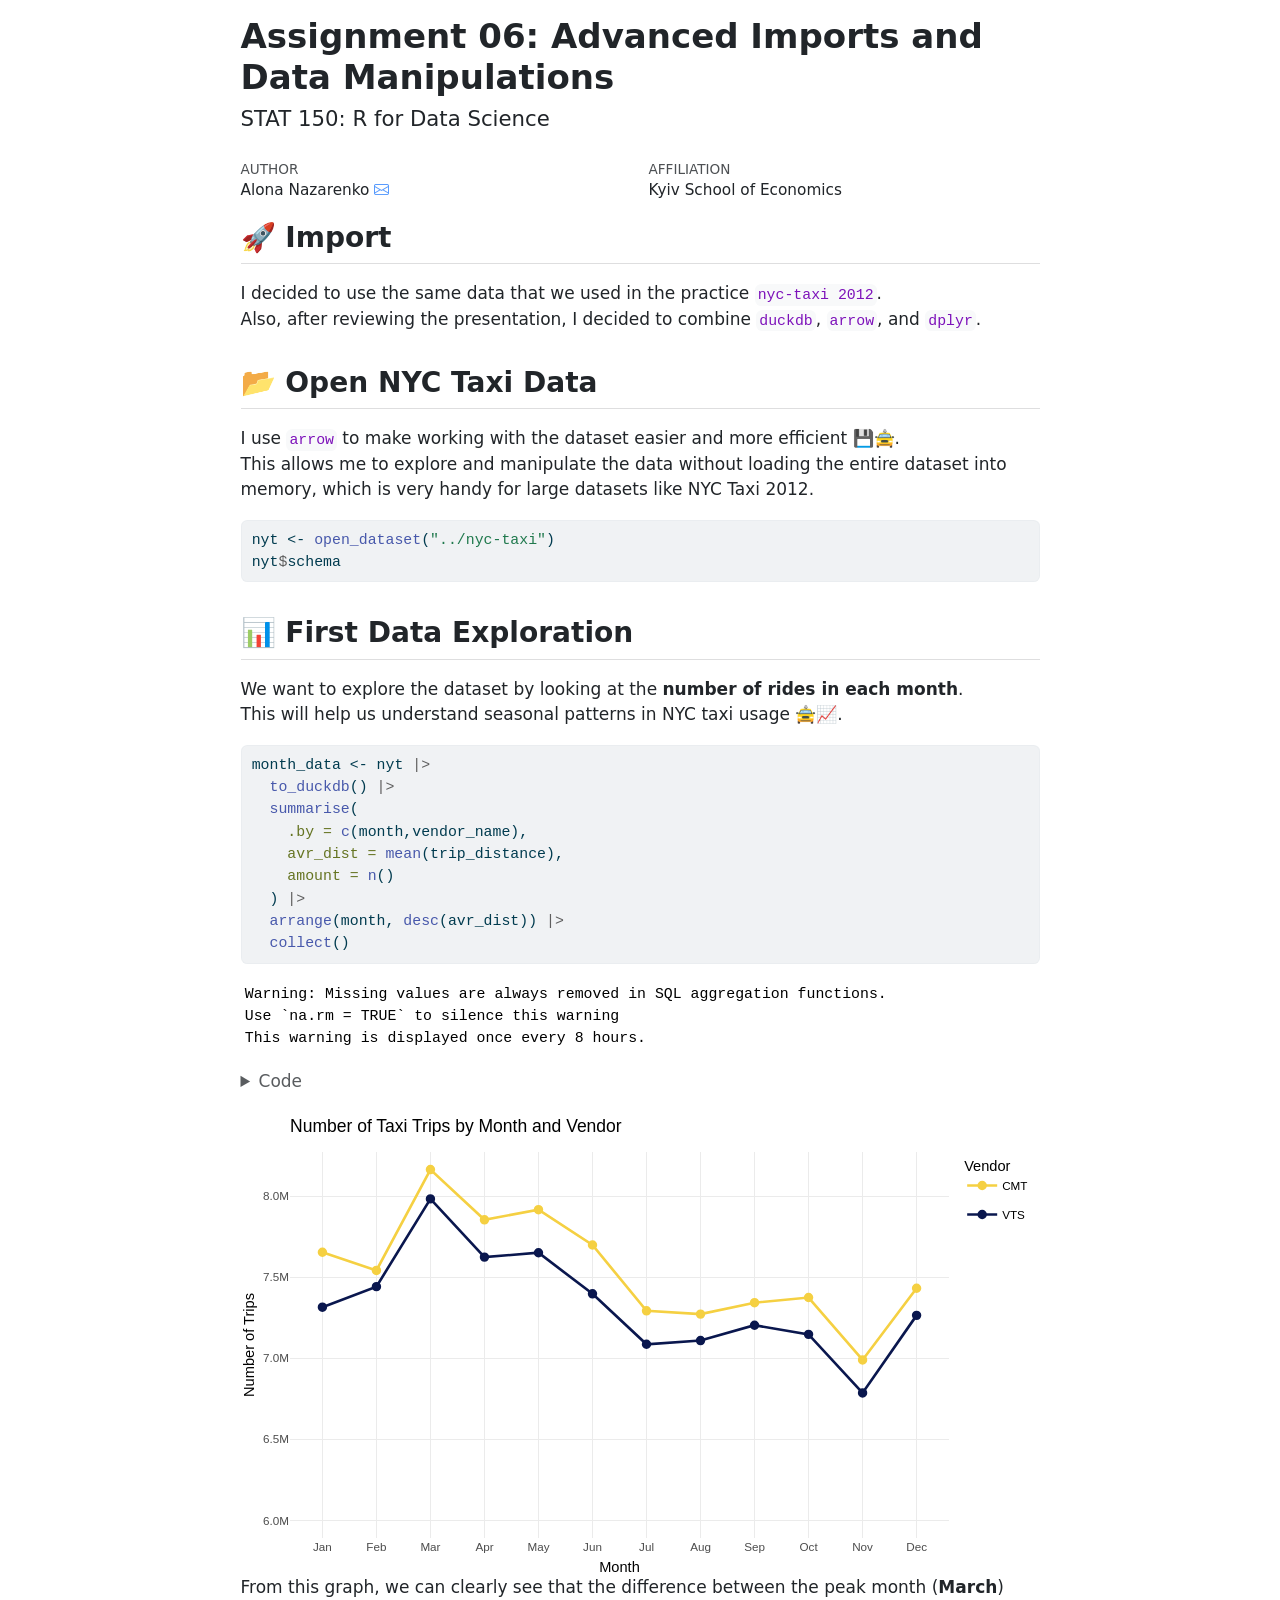
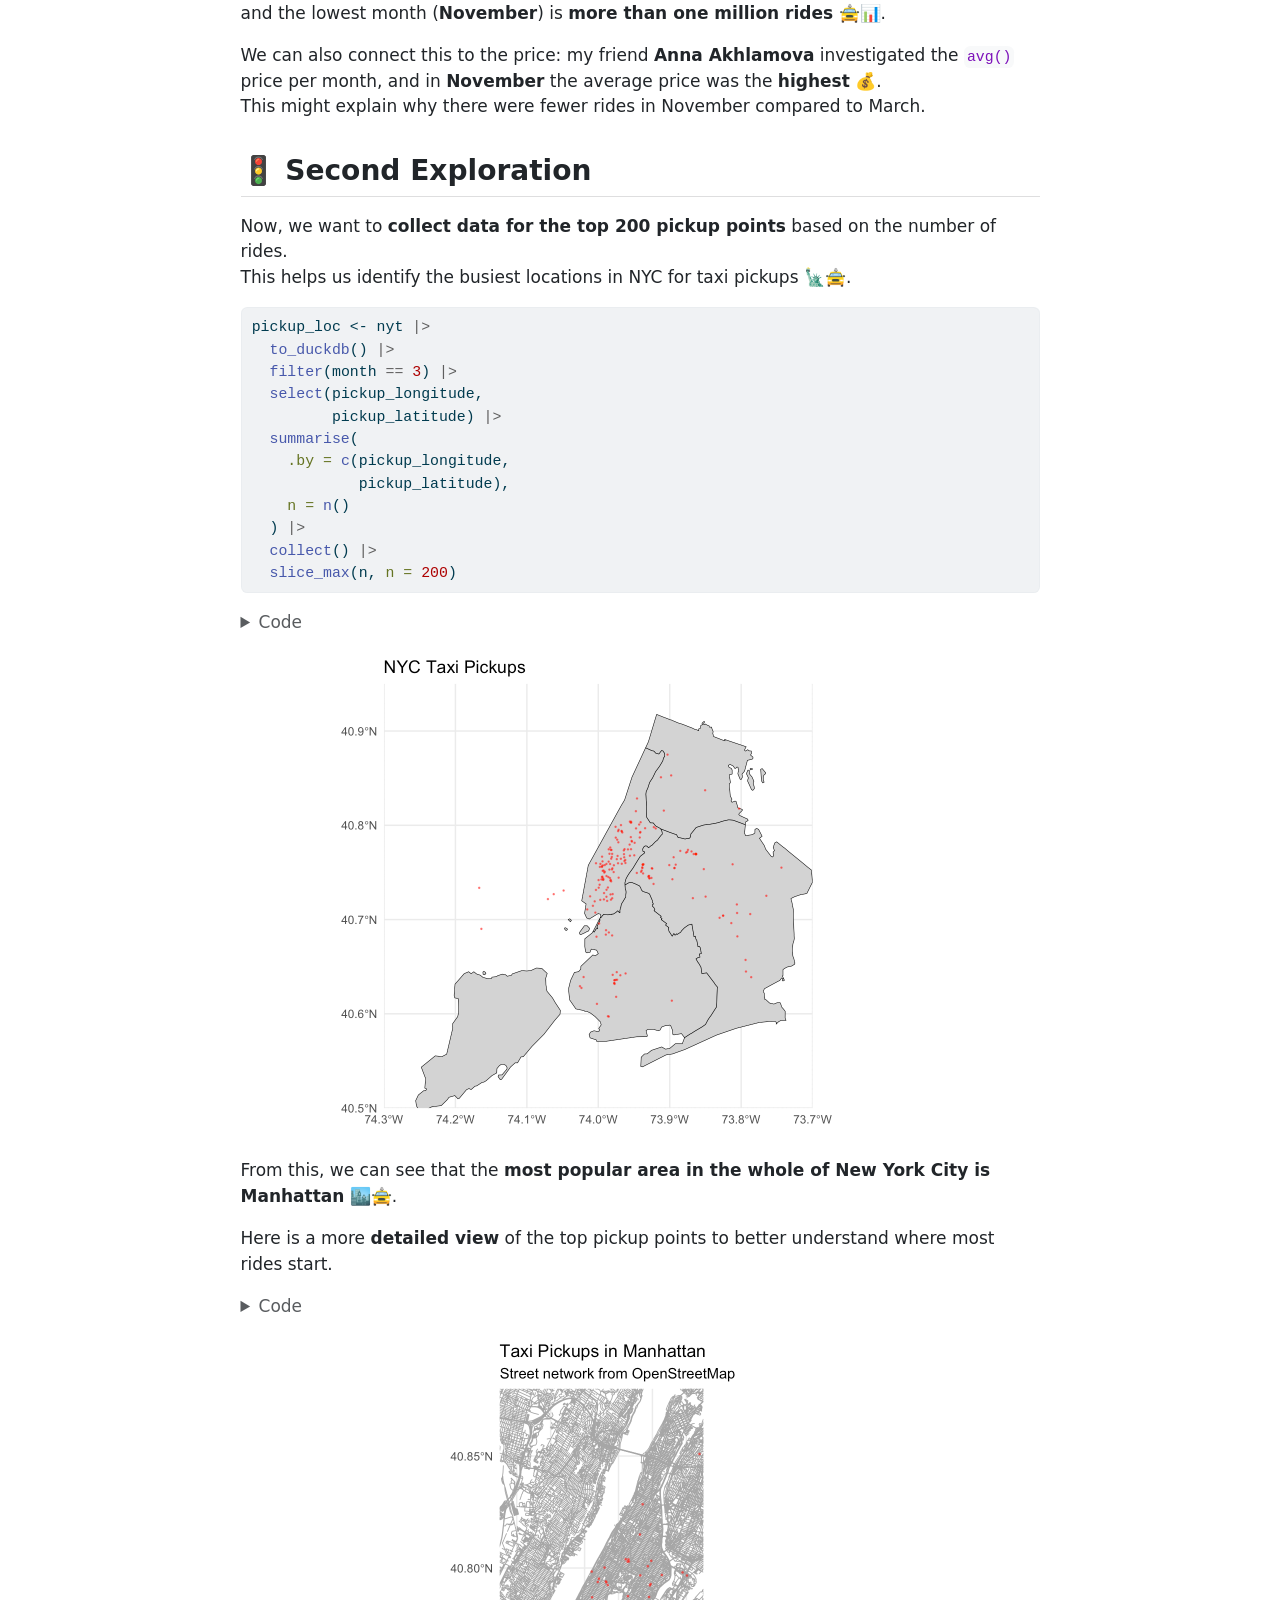
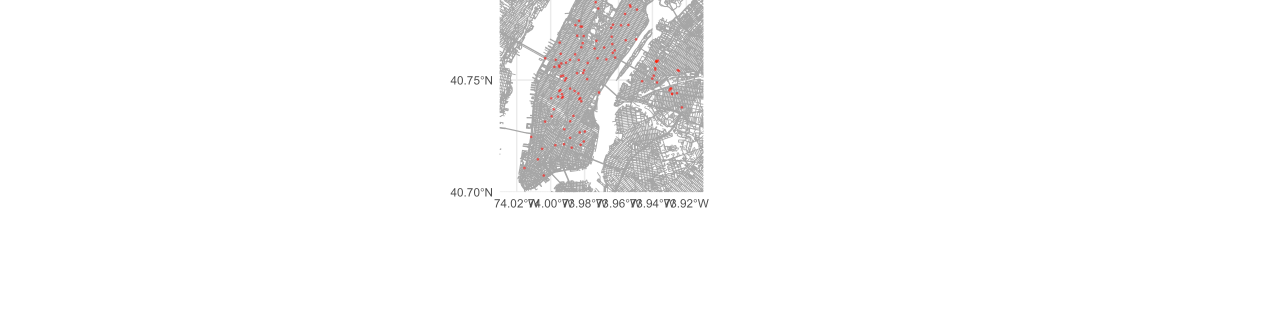
<file: assignment-06/index.html>
<!DOCTYPE html>
<html xmlns="http://www.w3.org/1999/xhtml" lang="en" xml:lang="en"><head>

<meta charset="utf-8">
<meta name="generator" content="quarto-1.6.42">

<meta name="viewport" content="width=device-width, initial-scale=1.0, user-scalable=yes">

<meta name="author" content="Alona Nazarenko">

<title>Assignment 06: Advanced Imports and Data Manipulations</title>
<style>
code{white-space: pre-wrap;}
span.smallcaps{font-variant: small-caps;}
div.columns{display: flex; gap: min(4vw, 1.5em);}
div.column{flex: auto; overflow-x: auto;}
div.hanging-indent{margin-left: 1.5em; text-indent: -1.5em;}
ul.task-list{list-style: none;}
ul.task-list li input[type="checkbox"] {
  width: 0.8em;
  margin: 0 0.8em 0.2em -1em; /* quarto-specific, see https://github.com/quarto-dev/quarto-cli/issues/4556 */ 
  vertical-align: middle;
}
/* CSS for syntax highlighting */
pre > code.sourceCode { white-space: pre; position: relative; }
pre > code.sourceCode > span { line-height: 1.25; }
pre > code.sourceCode > span:empty { height: 1.2em; }
.sourceCode { overflow: visible; }
code.sourceCode > span { color: inherit; text-decoration: inherit; }
div.sourceCode { margin: 1em 0; }
pre.sourceCode { margin: 0; }
@media screen {
div.sourceCode { overflow: auto; }
}
@media print {
pre > code.sourceCode { white-space: pre-wrap; }
pre > code.sourceCode > span { display: inline-block; text-indent: -5em; padding-left: 5em; }
}
pre.numberSource code
  { counter-reset: source-line 0; }
pre.numberSource code > span
  { position: relative; left: -4em; counter-increment: source-line; }
pre.numberSource code > span > a:first-child::before
  { content: counter(source-line);
    position: relative; left: -1em; text-align: right; vertical-align: baseline;
    border: none; display: inline-block;
    -webkit-touch-callout: none; -webkit-user-select: none;
    -khtml-user-select: none; -moz-user-select: none;
    -ms-user-select: none; user-select: none;
    padding: 0 4px; width: 4em;
  }
pre.numberSource { margin-left: 3em;  padding-left: 4px; }
div.sourceCode
  {   }
@media screen {
pre > code.sourceCode > span > a:first-child::before { text-decoration: underline; }
}
</style>


<script src="06_files/libs/clipboard/clipboard.min.js"></script>
<script src="06_files/libs/quarto-html/quarto.js"></script>
<script src="06_files/libs/quarto-html/popper.min.js"></script>
<script src="06_files/libs/quarto-html/tippy.umd.min.js"></script>
<script src="06_files/libs/quarto-html/anchor.min.js"></script>
<link href="06_files/libs/quarto-html/tippy.css" rel="stylesheet">
<link href="06_files/libs/quarto-html/quarto-syntax-highlighting-2f5df379a58b258e96c21c0638c20c03.css" rel="stylesheet" id="quarto-text-highlighting-styles">
<script src="06_files/libs/bootstrap/bootstrap.min.js"></script>
<link href="06_files/libs/bootstrap/bootstrap-icons.css" rel="stylesheet">
<link href="06_files/libs/bootstrap/bootstrap-c0367b04c37547644fece4185067e4a7.min.css" rel="stylesheet" append-hash="true" id="quarto-bootstrap" data-mode="light">
<link href="06_files/libs/htmltools-fill-0.5.8.1/fill.css" rel="stylesheet">
<script src="06_files/libs/htmlwidgets-1.6.4/htmlwidgets.js"></script>
<script src="06_files/libs/plotly-binding-4.11.0/plotly.js"></script>
<script src="06_files/libs/typedarray-0.1/typedarray.min.js"></script>
<script src="06_files/libs/jquery-3.5.1/jquery.min.js"></script>
<link href="06_files/libs/crosstalk-1.2.2/css/crosstalk.min.css" rel="stylesheet">
<script src="06_files/libs/crosstalk-1.2.2/js/crosstalk.min.js"></script>
<link href="06_files/libs/plotly-htmlwidgets-css-2.11.1/plotly-htmlwidgets.css" rel="stylesheet">
<script src="06_files/libs/plotly-main-2.11.1/plotly-latest.min.js"></script>


</head>

<body class="fullcontent">

<div id="quarto-content" class="page-columns page-rows-contents page-layout-article">

<main class="content" id="quarto-document-content">

<header id="title-block-header" class="quarto-title-block default">
<div class="quarto-title">
<h1 class="title">Assignment 06: Advanced Imports and Data Manipulations</h1>
<p class="subtitle lead">STAT 150: R for Data Science</p>
</div>


<div class="quarto-title-meta-author">
  <div class="quarto-title-meta-heading">Author</div>
  <div class="quarto-title-meta-heading">Affiliation</div>
  
    <div class="quarto-title-meta-contents">
    <p class="author">Alona Nazarenko <a href="mailto:anazarenko1@kse.org.ua" class="quarto-title-author-email"><i class="bi bi-envelope"></i></a> </p>
  </div>
  <div class="quarto-title-meta-contents">
        <p class="affiliation">
            Kyiv School of Economics
          </p>
      </div>
  </div>

<div class="quarto-title-meta">

      
  
    
  </div>
  


</header>


<section id="import" class="level2">
<h2 class="anchored" data-anchor-id="import">🚀 Import</h2>
<p>I decided to use the same data that we used in the practice <code>nyc-taxi 2012</code>.<br>
Also, after reviewing the presentation, I decided to combine <code>duckdb</code>, <code>arrow</code>, and <code>dplyr</code>.</p>
</section>
<section id="open-nyc-taxi-data" class="level2">
<h2 class="anchored" data-anchor-id="open-nyc-taxi-data">📂 Open NYC Taxi Data</h2>
<p>I use <code>arrow</code> to make working with the dataset easier and more efficient 💾🚖.<br>
This allows me to explore and manipulate the data without loading the entire dataset into memory, which is very handy for large datasets like NYC Taxi 2012.</p>
<div class="cell">
<div class="sourceCode cell-code" id="cb1"><pre class="sourceCode r code-with-copy"><code class="sourceCode r"><span id="cb1-1"><a href="#cb1-1" aria-hidden="true" tabindex="-1"></a>nyt <span class="ot">&lt;-</span> <span class="fu">open_dataset</span>(<span class="st">"../nyc-taxi"</span>)</span>
<span id="cb1-2"><a href="#cb1-2" aria-hidden="true" tabindex="-1"></a>nyt<span class="sc">$</span>schema</span></code><button title="Copy to Clipboard" class="code-copy-button"><i class="bi"></i></button></pre></div>
</div>
</section>
<section id="first-data-exploration" class="level2">
<h2 class="anchored" data-anchor-id="first-data-exploration">📊 First Data Exploration</h2>
<p>We want to explore the dataset by looking at the <strong>number of rides in each month</strong>.<br>
This will help us understand seasonal patterns in NYC taxi usage 🚖📈.</p>
<div class="cell">
<div class="sourceCode cell-code" id="cb2"><pre class="sourceCode r code-with-copy"><code class="sourceCode r"><span id="cb2-1"><a href="#cb2-1" aria-hidden="true" tabindex="-1"></a>month_data <span class="ot">&lt;-</span> nyt <span class="sc">|&gt;</span> </span>
<span id="cb2-2"><a href="#cb2-2" aria-hidden="true" tabindex="-1"></a>  <span class="fu">to_duckdb</span>() <span class="sc">|&gt;</span> </span>
<span id="cb2-3"><a href="#cb2-3" aria-hidden="true" tabindex="-1"></a>  <span class="fu">summarise</span>(</span>
<span id="cb2-4"><a href="#cb2-4" aria-hidden="true" tabindex="-1"></a>    <span class="at">.by =</span> <span class="fu">c</span>(month,vendor_name),</span>
<span id="cb2-5"><a href="#cb2-5" aria-hidden="true" tabindex="-1"></a>    <span class="at">avr_dist =</span> <span class="fu">mean</span>(trip_distance),</span>
<span id="cb2-6"><a href="#cb2-6" aria-hidden="true" tabindex="-1"></a>    <span class="at">amount =</span> <span class="fu">n</span>()</span>
<span id="cb2-7"><a href="#cb2-7" aria-hidden="true" tabindex="-1"></a>  ) <span class="sc">|&gt;</span> </span>
<span id="cb2-8"><a href="#cb2-8" aria-hidden="true" tabindex="-1"></a>  <span class="fu">arrange</span>(month, <span class="fu">desc</span>(avr_dist)) <span class="sc">|&gt;</span> </span>
<span id="cb2-9"><a href="#cb2-9" aria-hidden="true" tabindex="-1"></a>  <span class="fu">collect</span>()</span></code><button title="Copy to Clipboard" class="code-copy-button"><i class="bi"></i></button></pre></div>
<div class="cell-output cell-output-stderr">
<pre><code>Warning: Missing values are always removed in SQL aggregation functions.
Use `na.rm = TRUE` to silence this warning
This warning is displayed once every 8 hours.</code></pre>
</div>
</div>
<div class="cell">
<details class="code-fold">
<summary>Code</summary>
<div class="sourceCode cell-code" id="cb4"><pre class="sourceCode r code-with-copy"><code class="sourceCode r"><span id="cb4-1"><a href="#cb4-1" aria-hidden="true" tabindex="-1"></a>k <span class="ot">&lt;-</span> month_data <span class="sc">|&gt;</span> </span>
<span id="cb4-2"><a href="#cb4-2" aria-hidden="true" tabindex="-1"></a>  <span class="fu">mutate</span>(</span>
<span id="cb4-3"><a href="#cb4-3" aria-hidden="true" tabindex="-1"></a>    <span class="at">month =</span> <span class="fu">factor</span>(month, <span class="at">levels =</span> <span class="dv">1</span><span class="sc">:</span><span class="dv">12</span>, <span class="at">labels =</span> month.abb),</span>
<span id="cb4-4"><a href="#cb4-4" aria-hidden="true" tabindex="-1"></a>    <span class="at">avr_dist =</span> avr_dist <span class="sc">*</span> <span class="fl">1.60934</span></span>
<span id="cb4-5"><a href="#cb4-5" aria-hidden="true" tabindex="-1"></a>  ) <span class="sc">|&gt;</span> </span>
<span id="cb4-6"><a href="#cb4-6" aria-hidden="true" tabindex="-1"></a>  <span class="fu">ggplot</span>(<span class="fu">aes</span>(</span>
<span id="cb4-7"><a href="#cb4-7" aria-hidden="true" tabindex="-1"></a>    <span class="at">x =</span> month,</span>
<span id="cb4-8"><a href="#cb4-8" aria-hidden="true" tabindex="-1"></a>    <span class="at">y =</span> amount, </span>
<span id="cb4-9"><a href="#cb4-9" aria-hidden="true" tabindex="-1"></a>    <span class="at">color =</span> vendor_name, </span>
<span id="cb4-10"><a href="#cb4-10" aria-hidden="true" tabindex="-1"></a>    <span class="at">group =</span> vendor_name,</span>
<span id="cb4-11"><a href="#cb4-11" aria-hidden="true" tabindex="-1"></a>    <span class="at">text=</span> <span class="fu">paste</span>(<span class="st">"Vender: "</span>, vendor_name,<span class="st">"</span><span class="sc">\n</span><span class="st">"</span>,</span>
<span id="cb4-12"><a href="#cb4-12" aria-hidden="true" tabindex="-1"></a>                <span class="st">"Month: "</span>, month,<span class="st">"</span><span class="sc">\n</span><span class="st">"</span>,</span>
<span id="cb4-13"><a href="#cb4-13" aria-hidden="true" tabindex="-1"></a>                <span class="st">"Trips: "</span>, scales<span class="sc">::</span><span class="fu">comma</span>(amount),<span class="st">"</span><span class="sc">\n</span><span class="st">"</span>,</span>
<span id="cb4-14"><a href="#cb4-14" aria-hidden="true" tabindex="-1"></a>                <span class="st">"Avg distance: "</span>, <span class="fu">round</span>(avr_dist, <span class="dv">2</span>), <span class="st">" km"</span></span>
<span id="cb4-15"><a href="#cb4-15" aria-hidden="true" tabindex="-1"></a>                )</span>
<span id="cb4-16"><a href="#cb4-16" aria-hidden="true" tabindex="-1"></a>    )) <span class="sc">+</span></span>
<span id="cb4-17"><a href="#cb4-17" aria-hidden="true" tabindex="-1"></a>  <span class="fu">geom_line</span>(<span class="at">linewidth =</span> <span class="fl">0.7</span>) <span class="sc">+</span>         </span>
<span id="cb4-18"><a href="#cb4-18" aria-hidden="true" tabindex="-1"></a>  <span class="fu">geom_point</span>(<span class="at">size =</span> <span class="dv">2</span>) <span class="sc">+</span></span>
<span id="cb4-19"><a href="#cb4-19" aria-hidden="true" tabindex="-1"></a>  <span class="fu">scale_y_continuous</span>(</span>
<span id="cb4-20"><a href="#cb4-20" aria-hidden="true" tabindex="-1"></a>    <span class="at">labels =</span> <span class="fu">label_number</span>(<span class="at">scale =</span> <span class="fl">1e-6</span>, <span class="at">suffix =</span> <span class="st">"M"</span>),</span>
<span id="cb4-21"><a href="#cb4-21" aria-hidden="true" tabindex="-1"></a>    <span class="at">limits =</span> <span class="fu">c</span>( <span class="dv">6</span> <span class="sc">*</span> <span class="dv">10</span><span class="sc">^</span><span class="dv">6</span>, <span class="fu">max</span>(month_data<span class="sc">$</span>amount))</span>
<span id="cb4-22"><a href="#cb4-22" aria-hidden="true" tabindex="-1"></a>    ) <span class="sc">+</span></span>
<span id="cb4-23"><a href="#cb4-23" aria-hidden="true" tabindex="-1"></a>  <span class="fu">scale_color_manual</span>(<span class="at">values =</span> <span class="fu">c</span>(<span class="st">"CMT"</span> <span class="ot">=</span> <span class="st">"#F5D042"</span>, <span class="st">"VTS"</span> <span class="ot">=</span> <span class="st">"#0A174E"</span>)) <span class="sc">+</span></span>
<span id="cb4-24"><a href="#cb4-24" aria-hidden="true" tabindex="-1"></a>  <span class="fu">labs</span>(</span>
<span id="cb4-25"><a href="#cb4-25" aria-hidden="true" tabindex="-1"></a>    <span class="at">title =</span> <span class="st">"Number of Taxi Trips by Month and Vendor"</span>,</span>
<span id="cb4-26"><a href="#cb4-26" aria-hidden="true" tabindex="-1"></a>    <span class="at">x =</span> <span class="st">"Month"</span>,</span>
<span id="cb4-27"><a href="#cb4-27" aria-hidden="true" tabindex="-1"></a>    <span class="at">y =</span> <span class="st">"Number of Trips"</span>,</span>
<span id="cb4-28"><a href="#cb4-28" aria-hidden="true" tabindex="-1"></a>    <span class="at">color =</span> <span class="st">"Vendor"</span></span>
<span id="cb4-29"><a href="#cb4-29" aria-hidden="true" tabindex="-1"></a>  ) <span class="sc">+</span></span>
<span id="cb4-30"><a href="#cb4-30" aria-hidden="true" tabindex="-1"></a>  <span class="fu">theme_minimal</span>()</span>
<span id="cb4-31"><a href="#cb4-31" aria-hidden="true" tabindex="-1"></a></span>
<span id="cb4-32"><a href="#cb4-32" aria-hidden="true" tabindex="-1"></a><span class="fu">ggplotly</span>(k, <span class="at">tooltip =</span> <span class="st">"text"</span>)</span></code><button title="Copy to Clipboard" class="code-copy-button"><i class="bi"></i></button></pre></div>
</details>
<div class="cell-output-display">
<div class="plotly html-widget html-fill-item" id="htmlwidget-a92ac4b4c2117f2bb7d1" style="width:100%;height:464px;"></div>
<script type="application/json" data-for="htmlwidget-a92ac4b4c2117f2bb7d1">{"x":{"data":[{"x":[1,2,3,4,5,6,7,8,9,10,11,12],"y":[7653786,7541673,8163956,7854006,7916537,7698795,7292865,7272380,7342883,7374743,6989778,7431901],"text":["Vender:  CMT <br /> Month:  Jan <br /> Trips:  7,653,786 <br /> Avg distance:  4.36  km","Vender:  CMT <br /> Month:  Feb <br /> Trips:  7,541,673 <br /> Avg distance:  4.39  km","Vender:  CMT <br /> Month:  Mar <br /> Trips:  8,163,956 <br /> Avg distance:  4.53  km","Vender:  CMT <br /> Month:  Apr <br /> Trips:  7,854,006 <br /> Avg distance:  4.56  km","Vender:  CMT <br /> Month:  May <br /> Trips:  7,916,537 <br /> Avg distance:  4.61  km","Vender:  CMT <br /> Month:  Jun <br /> Trips:  7,698,795 <br /> Avg distance:  4.63  km","Vender:  CMT <br /> Month:  Jul <br /> Trips:  7,292,865 <br /> Avg distance:  4.61  km","Vender:  CMT <br /> Month:  Aug <br /> Trips:  7,272,380 <br /> Avg distance:  4.68  km","Vender:  CMT <br /> Month:  Sep <br /> Trips:  7,342,883 <br /> Avg distance:  4.69  km","Vender:  CMT <br /> Month:  Oct <br /> Trips:  7,374,743 <br /> Avg distance:  4.64  km","Vender:  CMT <br /> Month:  Nov <br /> Trips:  6,989,778 <br /> Avg distance:  4.55  km","Vender:  CMT <br /> Month:  Dec <br /> Trips:  7,431,901 <br /> Avg distance:  4.52  km"],"type":"scatter","mode":"lines+markers","line":{"width":2.6456692913385824,"color":"rgba(245,208,66,1)","dash":"solid"},"hoveron":"points","name":"CMT","legendgroup":"CMT","showlegend":true,"xaxis":"x","yaxis":"y","hoverinfo":"text","marker":{"autocolorscale":false,"color":"rgba(245,208,66,1)","opacity":1,"size":7.559055118110237,"symbol":"circle","line":{"width":1.8897637795275593,"color":"rgba(245,208,66,1)"}},"frame":null},{"x":[1,2,3,4,5,6,7,8,9,10,11,12],"y":[7315346,7441848,7982967,7623908,7650988,7397673,7086442,7109372,7203971,7147572,6786252,7264682],"text":["Vender:  VTS <br /> Month:  Jan <br /> Trips:  7,315,346 <br /> Avg distance:  4.52  km","Vender:  VTS <br /> Month:  Feb <br /> Trips:  7,441,848 <br /> Avg distance:  4.49  km","Vender:  VTS <br /> Month:  Mar <br /> Trips:  7,982,967 <br /> Avg distance:  4.64  km","Vender:  VTS <br /> Month:  Apr <br /> Trips:  7,623,908 <br /> Avg distance:  4.67  km","Vender:  VTS <br /> Month:  May <br /> Trips:  7,650,988 <br /> Avg distance:  4.74  km","Vender:  VTS <br /> Month:  Jun <br /> Trips:  7,397,673 <br /> Avg distance:  4.74  km","Vender:  VTS <br /> Month:  Jul <br /> Trips:  7,086,442 <br /> Avg distance:  4.72  km","Vender:  VTS <br /> Month:  Aug <br /> Trips:  7,109,372 <br /> Avg distance:  4.82  km","Vender:  VTS <br /> Month:  Sep <br /> Trips:  7,203,971 <br /> Avg distance:  4.85  km","Vender:  VTS <br /> Month:  Oct <br /> Trips:  7,147,572 <br /> Avg distance:  4.8  km","Vender:  VTS <br /> Month:  Nov <br /> Trips:  6,786,252 <br /> Avg distance:  4.69  km","Vender:  VTS <br /> Month:  Dec <br /> Trips:  7,264,682 <br /> Avg distance:  4.67  km"],"type":"scatter","mode":"lines+markers","line":{"width":2.6456692913385824,"color":"rgba(10,23,78,1)","dash":"solid"},"hoveron":"points","name":"VTS","legendgroup":"VTS","showlegend":true,"xaxis":"x","yaxis":"y","hoverinfo":"text","marker":{"autocolorscale":false,"color":"rgba(10,23,78,1)","opacity":1,"size":7.559055118110237,"symbol":"circle","line":{"width":1.8897637795275593,"color":"rgba(10,23,78,1)"}},"frame":null}],"layout":{"margin":{"t":40.840182648401829,"r":7.3059360730593621,"b":37.260273972602747,"l":48.949771689497723},"paper_bgcolor":"rgba(255,255,255,1)","font":{"color":"rgba(0,0,0,1)","family":"","size":14.611872146118724},"title":{"text":"Number of Taxi Trips by Month and Vendor","font":{"color":"rgba(0,0,0,1)","family":"","size":17.534246575342465},"x":0,"xref":"paper"},"xaxis":{"domain":[0,1],"automargin":true,"type":"linear","autorange":false,"range":[0.40000000000000002,12.6],"tickmode":"array","ticktext":["Jan","Feb","Mar","Apr","May","Jun","Jul","Aug","Sep","Oct","Nov","Dec"],"tickvals":[1,2,3,4.0000000000000009,5,6,7.0000000000000009,8,9,10,11,12],"categoryorder":"array","categoryarray":["Jan","Feb","Mar","Apr","May","Jun","Jul","Aug","Sep","Oct","Nov","Dec"],"nticks":null,"ticks":"","tickcolor":null,"ticklen":3.6529680365296811,"tickwidth":0,"showticklabels":true,"tickfont":{"color":"rgba(77,77,77,1)","family":"","size":11.68949771689498},"tickangle":-0,"showline":false,"linecolor":null,"linewidth":0,"showgrid":true,"gridcolor":"rgba(235,235,235,1)","gridwidth":0,"zeroline":false,"anchor":"y","title":{"text":"Month","font":{"color":"rgba(0,0,0,1)","family":"","size":14.611872146118724}},"hoverformat":".2f"},"yaxis":{"domain":[0,1],"automargin":true,"type":"linear","autorange":false,"range":[5891802.2000000002,8272153.7999999998],"tickmode":"array","ticktext":["6.0M","6.5M","7.0M","7.5M","8.0M"],"tickvals":[6000000,6500000,7000000,7500000,8000000],"categoryorder":"array","categoryarray":["6.0M","6.5M","7.0M","7.5M","8.0M"],"nticks":null,"ticks":"","tickcolor":null,"ticklen":3.6529680365296811,"tickwidth":0,"showticklabels":true,"tickfont":{"color":"rgba(77,77,77,1)","family":"","size":11.68949771689498},"tickangle":-0,"showline":false,"linecolor":null,"linewidth":0,"showgrid":true,"gridcolor":"rgba(235,235,235,1)","gridwidth":0,"zeroline":false,"anchor":"x","title":{"text":"Number of Trips","font":{"color":"rgba(0,0,0,1)","family":"","size":14.611872146118724}},"hoverformat":".2f"},"shapes":[{"type":"rect","fillcolor":null,"line":{"color":null,"width":0,"linetype":[]},"yref":"paper","xref":"paper","layer":"below","x0":0,"x1":1,"y0":0,"y1":1}],"showlegend":true,"legend":{"bgcolor":null,"bordercolor":null,"borderwidth":0,"font":{"color":"rgba(0,0,0,1)","family":"","size":11.68949771689498},"title":{"text":"Vendor","font":{"color":"rgba(0,0,0,1)","family":"","size":14.611872146118724}}},"hovermode":"closest","barmode":"relative"},"config":{"doubleClick":"reset","modeBarButtonsToAdd":["hoverclosest","hovercompare"],"showSendToCloud":false},"source":"A","attrs":{"fe063e27c8f":{"x":{},"y":{},"colour":{},"text":{},"type":"scatter"},"fe02a5fc384":{"x":{},"y":{},"colour":{},"text":{}}},"cur_data":"fe063e27c8f","visdat":{"fe063e27c8f":["function (y) ","x"],"fe02a5fc384":["function (y) ","x"]},"highlight":{"on":"plotly_click","persistent":false,"dynamic":false,"selectize":false,"opacityDim":0.20000000000000001,"selected":{"opacity":1},"debounce":0},"shinyEvents":["plotly_hover","plotly_click","plotly_selected","plotly_relayout","plotly_brushed","plotly_brushing","plotly_clickannotation","plotly_doubleclick","plotly_deselect","plotly_afterplot","plotly_sunburstclick"],"base_url":"https://plot.ly"},"evals":[],"jsHooks":[]}</script>
</div>
</div>
<p>From this graph, we can clearly see that the difference between the peak month (<strong>March</strong>) and the lowest month (<strong>November</strong>) is <strong>more than one million rides</strong> 🚖📊.</p>
<p>We can also connect this to the price: my friend <strong>Anna Akhlamova</strong> investigated the <code>avg()</code> price per month, and in <strong>November</strong> the average price was the <strong>highest</strong> 💰.<br>
This might explain why there were fewer rides in November compared to March.</p>
</section>
<section id="second-exploration" class="level2">
<h2 class="anchored" data-anchor-id="second-exploration">🚦 Second Exploration</h2>
<p>Now, we want to <strong>collect data for the top 200 pickup points</strong> based on the number of rides.<br>
This helps us identify the busiest locations in NYC for taxi pickups 🗽🚖.</p>
<div class="cell">
<div class="sourceCode cell-code" id="cb5"><pre class="sourceCode r code-with-copy"><code class="sourceCode r"><span id="cb5-1"><a href="#cb5-1" aria-hidden="true" tabindex="-1"></a>pickup_loc <span class="ot">&lt;-</span> nyt <span class="sc">|&gt;</span> </span>
<span id="cb5-2"><a href="#cb5-2" aria-hidden="true" tabindex="-1"></a>  <span class="fu">to_duckdb</span>() <span class="sc">|&gt;</span></span>
<span id="cb5-3"><a href="#cb5-3" aria-hidden="true" tabindex="-1"></a>  <span class="fu">filter</span>(month <span class="sc">==</span> <span class="dv">3</span>) <span class="sc">|&gt;</span> </span>
<span id="cb5-4"><a href="#cb5-4" aria-hidden="true" tabindex="-1"></a>  <span class="fu">select</span>(pickup_longitude,</span>
<span id="cb5-5"><a href="#cb5-5" aria-hidden="true" tabindex="-1"></a>         pickup_latitude) <span class="sc">|&gt;</span> </span>
<span id="cb5-6"><a href="#cb5-6" aria-hidden="true" tabindex="-1"></a>  <span class="fu">summarise</span>(</span>
<span id="cb5-7"><a href="#cb5-7" aria-hidden="true" tabindex="-1"></a>    <span class="at">.by =</span> <span class="fu">c</span>(pickup_longitude,</span>
<span id="cb5-8"><a href="#cb5-8" aria-hidden="true" tabindex="-1"></a>            pickup_latitude),</span>
<span id="cb5-9"><a href="#cb5-9" aria-hidden="true" tabindex="-1"></a>    <span class="at">n =</span> <span class="fu">n</span>()</span>
<span id="cb5-10"><a href="#cb5-10" aria-hidden="true" tabindex="-1"></a>  ) <span class="sc">|&gt;</span> </span>
<span id="cb5-11"><a href="#cb5-11" aria-hidden="true" tabindex="-1"></a>  <span class="fu">collect</span>() <span class="sc">|&gt;</span> </span>
<span id="cb5-12"><a href="#cb5-12" aria-hidden="true" tabindex="-1"></a>  <span class="fu">slice_max</span>(n, <span class="at">n =</span> <span class="dv">200</span>)</span></code><button title="Copy to Clipboard" class="code-copy-button"><i class="bi"></i></button></pre></div>
</div>
<div class="cell">
<details class="code-fold">
<summary>Code</summary>
<div class="sourceCode cell-code" id="cb6"><pre class="sourceCode r code-with-copy"><code class="sourceCode r"><span id="cb6-1"><a href="#cb6-1" aria-hidden="true" tabindex="-1"></a><span class="fu">ggplot</span>() <span class="sc">+</span></span>
<span id="cb6-2"><a href="#cb6-2" aria-hidden="true" tabindex="-1"></a>  <span class="fu">geom_sf</span>(<span class="at">data =</span> nyc_boroughs, <span class="at">fill =</span> <span class="st">"lightgray"</span>, <span class="at">color =</span> <span class="st">"black"</span>) <span class="sc">+</span></span>
<span id="cb6-3"><a href="#cb6-3" aria-hidden="true" tabindex="-1"></a>  <span class="fu">geom_sf</span>(<span class="at">data =</span> pickup_loc_sf, <span class="at">color =</span> <span class="st">"red"</span>, <span class="at">alpha =</span> <span class="fl">0.5</span>, <span class="at">size =</span> <span class="fl">0.2</span>) <span class="sc">+</span></span>
<span id="cb6-4"><a href="#cb6-4" aria-hidden="true" tabindex="-1"></a>  <span class="fu">coord_sf</span>(</span>
<span id="cb6-5"><a href="#cb6-5" aria-hidden="true" tabindex="-1"></a>    <span class="at">xlim =</span> <span class="fu">c</span>(<span class="sc">-</span><span class="fl">74.3</span>, <span class="sc">-</span><span class="fl">73.7</span>),</span>
<span id="cb6-6"><a href="#cb6-6" aria-hidden="true" tabindex="-1"></a>    <span class="at">ylim =</span> <span class="fu">c</span>(<span class="fl">40.5</span>, <span class="fl">40.95</span>),</span>
<span id="cb6-7"><a href="#cb6-7" aria-hidden="true" tabindex="-1"></a>    <span class="at">expand =</span> <span class="cn">FALSE</span></span>
<span id="cb6-8"><a href="#cb6-8" aria-hidden="true" tabindex="-1"></a>  ) <span class="sc">+</span></span>
<span id="cb6-9"><a href="#cb6-9" aria-hidden="true" tabindex="-1"></a>  <span class="fu">theme_minimal</span>() <span class="sc">+</span></span>
<span id="cb6-10"><a href="#cb6-10" aria-hidden="true" tabindex="-1"></a>  <span class="fu">labs</span>(<span class="at">title =</span> <span class="st">"NYC Taxi Pickups"</span>)</span></code><button title="Copy to Clipboard" class="code-copy-button"><i class="bi"></i></button></pre></div>
</details>
<div class="cell-output-display">
<div>
<figure class="figure">
<p><img src="06_files/figure-html/top_pionts-1.png" class="img-fluid figure-img" width="672"></p>
</figure>
</div>
</div>
</div>
<p>From this, we can see that the <strong>most popular area in the whole of New York City is Manhattan</strong> 🏙️🚖.</p>
<p>Here is a more <strong>detailed view</strong> of the top pickup points to better understand where most rides start.</p>
<div class="cell">
<details class="code-fold">
<summary>Code</summary>
<div class="sourceCode cell-code" id="cb7"><pre class="sourceCode r code-with-copy"><code class="sourceCode r"><span id="cb7-1"><a href="#cb7-1" aria-hidden="true" tabindex="-1"></a>bbox <span class="ot">&lt;-</span> <span class="fu">c</span>(<span class="at">xmin =</span> <span class="sc">-</span><span class="fl">74.03</span>, <span class="at">ymin =</span> <span class="fl">40.70</span>, <span class="at">xmax =</span> <span class="sc">-</span><span class="fl">73.91</span>, <span class="at">ymax =</span> <span class="fl">40.88</span>)</span>
<span id="cb7-2"><a href="#cb7-2" aria-hidden="true" tabindex="-1"></a></span>
<span id="cb7-3"><a href="#cb7-3" aria-hidden="true" tabindex="-1"></a>manhattan_streets <span class="ot">&lt;-</span> <span class="fu">opq</span>(<span class="at">bbox =</span> bbox) <span class="sc">|&gt;</span></span>
<span id="cb7-4"><a href="#cb7-4" aria-hidden="true" tabindex="-1"></a>  <span class="fu">add_osm_feature</span>(<span class="at">key =</span> <span class="st">"highway"</span>) <span class="sc">|&gt;</span></span>
<span id="cb7-5"><a href="#cb7-5" aria-hidden="true" tabindex="-1"></a>  <span class="fu">osmdata_sf</span>()</span>
<span id="cb7-6"><a href="#cb7-6" aria-hidden="true" tabindex="-1"></a></span>
<span id="cb7-7"><a href="#cb7-7" aria-hidden="true" tabindex="-1"></a></span>
<span id="cb7-8"><a href="#cb7-8" aria-hidden="true" tabindex="-1"></a><span class="fu">ggplot</span>() <span class="sc">+</span></span>
<span id="cb7-9"><a href="#cb7-9" aria-hidden="true" tabindex="-1"></a>  <span class="fu">geom_sf</span>(<span class="at">data =</span> manhattan_streets<span class="sc">$</span>osm_lines,</span>
<span id="cb7-10"><a href="#cb7-10" aria-hidden="true" tabindex="-1"></a>          <span class="at">color =</span> <span class="st">"gray65"</span>, </span>
<span id="cb7-11"><a href="#cb7-11" aria-hidden="true" tabindex="-1"></a>          <span class="at">size =</span> <span class="fl">0.3</span>,       </span>
<span id="cb7-12"><a href="#cb7-12" aria-hidden="true" tabindex="-1"></a>          <span class="at">alpha =</span> <span class="dv">1</span>) <span class="sc">+</span>    </span>
<span id="cb7-13"><a href="#cb7-13" aria-hidden="true" tabindex="-1"></a>  <span class="fu">geom_sf</span>(<span class="at">data =</span> pickup_loc_sf, <span class="at">color =</span> <span class="st">"red"</span>, <span class="at">alpha =</span> <span class="fl">0.5</span>, <span class="at">size =</span> <span class="fl">0.3</span>) <span class="sc">+</span></span>
<span id="cb7-14"><a href="#cb7-14" aria-hidden="true" tabindex="-1"></a>  <span class="fu">coord_sf</span>(</span>
<span id="cb7-15"><a href="#cb7-15" aria-hidden="true" tabindex="-1"></a>    <span class="at">xlim =</span> <span class="fu">c</span>(<span class="sc">-</span><span class="fl">74.03</span>, <span class="sc">-</span><span class="fl">73.91</span>),</span>
<span id="cb7-16"><a href="#cb7-16" aria-hidden="true" tabindex="-1"></a>    <span class="at">ylim =</span> <span class="fu">c</span>(<span class="fl">40.70</span>, <span class="fl">40.88</span>),</span>
<span id="cb7-17"><a href="#cb7-17" aria-hidden="true" tabindex="-1"></a>    <span class="at">expand =</span> <span class="cn">FALSE</span></span>
<span id="cb7-18"><a href="#cb7-18" aria-hidden="true" tabindex="-1"></a>  ) <span class="sc">+</span></span>
<span id="cb7-19"><a href="#cb7-19" aria-hidden="true" tabindex="-1"></a>  <span class="fu">theme_minimal</span>() <span class="sc">+</span></span>
<span id="cb7-20"><a href="#cb7-20" aria-hidden="true" tabindex="-1"></a>  <span class="fu">labs</span>(<span class="at">title =</span> <span class="st">"Taxi Pickups in Manhattan"</span>,</span>
<span id="cb7-21"><a href="#cb7-21" aria-hidden="true" tabindex="-1"></a>       <span class="at">subtitle =</span> <span class="st">"Street network from OpenStreetMap"</span>)</span></code><button title="Copy to Clipboard" class="code-copy-button"><i class="bi"></i></button></pre></div>
</details>
<div class="cell-output-display">
<div>
<figure class="figure">
<p><img src="06_files/figure-html/top_pionts_manhattan-1.png" class="img-fluid figure-img" width="672"></p>
</figure>
</div>
</div>
</div>
</section>

</main>
<!-- /main column -->
<script id="quarto-html-after-body" type="application/javascript">
window.document.addEventListener("DOMContentLoaded", function (event) {
  const toggleBodyColorMode = (bsSheetEl) => {
    const mode = bsSheetEl.getAttribute("data-mode");
    const bodyEl = window.document.querySelector("body");
    if (mode === "dark") {
      bodyEl.classList.add("quarto-dark");
      bodyEl.classList.remove("quarto-light");
    } else {
      bodyEl.classList.add("quarto-light");
      bodyEl.classList.remove("quarto-dark");
    }
  }
  const toggleBodyColorPrimary = () => {
    const bsSheetEl = window.document.querySelector("link#quarto-bootstrap");
    if (bsSheetEl) {
      toggleBodyColorMode(bsSheetEl);
    }
  }
  toggleBodyColorPrimary();  
  const icon = "";
  const anchorJS = new window.AnchorJS();
  anchorJS.options = {
    placement: 'right',
    icon: icon
  };
  anchorJS.add('.anchored');
  const isCodeAnnotation = (el) => {
    for (const clz of el.classList) {
      if (clz.startsWith('code-annotation-')) {                     
        return true;
      }
    }
    return false;
  }
  const onCopySuccess = function(e) {
    // button target
    const button = e.trigger;
    // don't keep focus
    button.blur();
    // flash "checked"
    button.classList.add('code-copy-button-checked');
    var currentTitle = button.getAttribute("title");
    button.setAttribute("title", "Copied!");
    let tooltip;
    if (window.bootstrap) {
      button.setAttribute("data-bs-toggle", "tooltip");
      button.setAttribute("data-bs-placement", "left");
      button.setAttribute("data-bs-title", "Copied!");
      tooltip = new bootstrap.Tooltip(button, 
        { trigger: "manual", 
          customClass: "code-copy-button-tooltip",
          offset: [0, -8]});
      tooltip.show();    
    }
    setTimeout(function() {
      if (tooltip) {
        tooltip.hide();
        button.removeAttribute("data-bs-title");
        button.removeAttribute("data-bs-toggle");
        button.removeAttribute("data-bs-placement");
      }
      button.setAttribute("title", currentTitle);
      button.classList.remove('code-copy-button-checked');
    }, 1000);
    // clear code selection
    e.clearSelection();
  }
  const getTextToCopy = function(trigger) {
      const codeEl = trigger.previousElementSibling.cloneNode(true);
      for (const childEl of codeEl.children) {
        if (isCodeAnnotation(childEl)) {
          childEl.remove();
        }
      }
      return codeEl.innerText;
  }
  const clipboard = new window.ClipboardJS('.code-copy-button:not([data-in-quarto-modal])', {
    text: getTextToCopy
  });
  clipboard.on('success', onCopySuccess);
  if (window.document.getElementById('quarto-embedded-source-code-modal')) {
    const clipboardModal = new window.ClipboardJS('.code-copy-button[data-in-quarto-modal]', {
      text: getTextToCopy,
      container: window.document.getElementById('quarto-embedded-source-code-modal')
    });
    clipboardModal.on('success', onCopySuccess);
  }
    var localhostRegex = new RegExp(/^(?:http|https):\/\/localhost\:?[0-9]*\//);
    var mailtoRegex = new RegExp(/^mailto:/);
      var filterRegex = new RegExp('/' + window.location.host + '/');
    var isInternal = (href) => {
        return filterRegex.test(href) || localhostRegex.test(href) || mailtoRegex.test(href);
    }
    // Inspect non-navigation links and adorn them if external
 	var links = window.document.querySelectorAll('a[href]:not(.nav-link):not(.navbar-brand):not(.toc-action):not(.sidebar-link):not(.sidebar-item-toggle):not(.pagination-link):not(.no-external):not([aria-hidden]):not(.dropdown-item):not(.quarto-navigation-tool):not(.about-link)');
    for (var i=0; i<links.length; i++) {
      const link = links[i];
      if (!isInternal(link.href)) {
        // undo the damage that might have been done by quarto-nav.js in the case of
        // links that we want to consider external
        if (link.dataset.originalHref !== undefined) {
          link.href = link.dataset.originalHref;
        }
      }
    }
  function tippyHover(el, contentFn, onTriggerFn, onUntriggerFn) {
    const config = {
      allowHTML: true,
      maxWidth: 500,
      delay: 100,
      arrow: false,
      appendTo: function(el) {
          return el.parentElement;
      },
      interactive: true,
      interactiveBorder: 10,
      theme: 'quarto',
      placement: 'bottom-start',
    };
    if (contentFn) {
      config.content = contentFn;
    }
    if (onTriggerFn) {
      config.onTrigger = onTriggerFn;
    }
    if (onUntriggerFn) {
      config.onUntrigger = onUntriggerFn;
    }
    window.tippy(el, config); 
  }
  const noterefs = window.document.querySelectorAll('a[role="doc-noteref"]');
  for (var i=0; i<noterefs.length; i++) {
    const ref = noterefs[i];
    tippyHover(ref, function() {
      // use id or data attribute instead here
      let href = ref.getAttribute('data-footnote-href') || ref.getAttribute('href');
      try { href = new URL(href).hash; } catch {}
      const id = href.replace(/^#\/?/, "");
      const note = window.document.getElementById(id);
      if (note) {
        return note.innerHTML;
      } else {
        return "";
      }
    });
  }
  const xrefs = window.document.querySelectorAll('a.quarto-xref');
  const processXRef = (id, note) => {
    // Strip column container classes
    const stripColumnClz = (el) => {
      el.classList.remove("page-full", "page-columns");
      if (el.children) {
        for (const child of el.children) {
          stripColumnClz(child);
        }
      }
    }
    stripColumnClz(note)
    if (id === null || id.startsWith('sec-')) {
      // Special case sections, only their first couple elements
      const container = document.createElement("div");
      if (note.children && note.children.length > 2) {
        container.appendChild(note.children[0].cloneNode(true));
        for (let i = 1; i < note.children.length; i++) {
          const child = note.children[i];
          if (child.tagName === "P" && child.innerText === "") {
            continue;
          } else {
            container.appendChild(child.cloneNode(true));
            break;
          }
        }
        if (window.Quarto?.typesetMath) {
          window.Quarto.typesetMath(container);
        }
        return container.innerHTML
      } else {
        if (window.Quarto?.typesetMath) {
          window.Quarto.typesetMath(note);
        }
        return note.innerHTML;
      }
    } else {
      // Remove any anchor links if they are present
      const anchorLink = note.querySelector('a.anchorjs-link');
      if (anchorLink) {
        anchorLink.remove();
      }
      if (window.Quarto?.typesetMath) {
        window.Quarto.typesetMath(note);
      }
      if (note.classList.contains("callout")) {
        return note.outerHTML;
      } else {
        return note.innerHTML;
      }
    }
  }
  for (var i=0; i<xrefs.length; i++) {
    const xref = xrefs[i];
    tippyHover(xref, undefined, function(instance) {
      instance.disable();
      let url = xref.getAttribute('href');
      let hash = undefined; 
      if (url.startsWith('#')) {
        hash = url;
      } else {
        try { hash = new URL(url).hash; } catch {}
      }
      if (hash) {
        const id = hash.replace(/^#\/?/, "");
        const note = window.document.getElementById(id);
        if (note !== null) {
          try {
            const html = processXRef(id, note.cloneNode(true));
            instance.setContent(html);
          } finally {
            instance.enable();
            instance.show();
          }
        } else {
          // See if we can fetch this
          fetch(url.split('#')[0])
          .then(res => res.text())
          .then(html => {
            const parser = new DOMParser();
            const htmlDoc = parser.parseFromString(html, "text/html");
            const note = htmlDoc.getElementById(id);
            if (note !== null) {
              const html = processXRef(id, note);
              instance.setContent(html);
            } 
          }).finally(() => {
            instance.enable();
            instance.show();
          });
        }
      } else {
        // See if we can fetch a full url (with no hash to target)
        // This is a special case and we should probably do some content thinning / targeting
        fetch(url)
        .then(res => res.text())
        .then(html => {
          const parser = new DOMParser();
          const htmlDoc = parser.parseFromString(html, "text/html");
          const note = htmlDoc.querySelector('main.content');
          if (note !== null) {
            // This should only happen for chapter cross references
            // (since there is no id in the URL)
            // remove the first header
            if (note.children.length > 0 && note.children[0].tagName === "HEADER") {
              note.children[0].remove();
            }
            const html = processXRef(null, note);
            instance.setContent(html);
          } 
        }).finally(() => {
          instance.enable();
          instance.show();
        });
      }
    }, function(instance) {
    });
  }
      let selectedAnnoteEl;
      const selectorForAnnotation = ( cell, annotation) => {
        let cellAttr = 'data-code-cell="' + cell + '"';
        let lineAttr = 'data-code-annotation="' +  annotation + '"';
        const selector = 'span[' + cellAttr + '][' + lineAttr + ']';
        return selector;
      }
      const selectCodeLines = (annoteEl) => {
        const doc = window.document;
        const targetCell = annoteEl.getAttribute("data-target-cell");
        const targetAnnotation = annoteEl.getAttribute("data-target-annotation");
        const annoteSpan = window.document.querySelector(selectorForAnnotation(targetCell, targetAnnotation));
        const lines = annoteSpan.getAttribute("data-code-lines").split(",");
        const lineIds = lines.map((line) => {
          return targetCell + "-" + line;
        })
        let top = null;
        let height = null;
        let parent = null;
        if (lineIds.length > 0) {
            //compute the position of the single el (top and bottom and make a div)
            const el = window.document.getElementById(lineIds[0]);
            top = el.offsetTop;
            height = el.offsetHeight;
            parent = el.parentElement.parentElement;
          if (lineIds.length > 1) {
            const lastEl = window.document.getElementById(lineIds[lineIds.length - 1]);
            const bottom = lastEl.offsetTop + lastEl.offsetHeight;
            height = bottom - top;
          }
          if (top !== null && height !== null && parent !== null) {
            // cook up a div (if necessary) and position it 
            let div = window.document.getElementById("code-annotation-line-highlight");
            if (div === null) {
              div = window.document.createElement("div");
              div.setAttribute("id", "code-annotation-line-highlight");
              div.style.position = 'absolute';
              parent.appendChild(div);
            }
            div.style.top = top - 2 + "px";
            div.style.height = height + 4 + "px";
            div.style.left = 0;
            let gutterDiv = window.document.getElementById("code-annotation-line-highlight-gutter");
            if (gutterDiv === null) {
              gutterDiv = window.document.createElement("div");
              gutterDiv.setAttribute("id", "code-annotation-line-highlight-gutter");
              gutterDiv.style.position = 'absolute';
              const codeCell = window.document.getElementById(targetCell);
              const gutter = codeCell.querySelector('.code-annotation-gutter');
              gutter.appendChild(gutterDiv);
            }
            gutterDiv.style.top = top - 2 + "px";
            gutterDiv.style.height = height + 4 + "px";
          }
          selectedAnnoteEl = annoteEl;
        }
      };
      const unselectCodeLines = () => {
        const elementsIds = ["code-annotation-line-highlight", "code-annotation-line-highlight-gutter"];
        elementsIds.forEach((elId) => {
          const div = window.document.getElementById(elId);
          if (div) {
            div.remove();
          }
        });
        selectedAnnoteEl = undefined;
      };
        // Handle positioning of the toggle
    window.addEventListener(
      "resize",
      throttle(() => {
        elRect = undefined;
        if (selectedAnnoteEl) {
          selectCodeLines(selectedAnnoteEl);
        }
      }, 10)
    );
    function throttle(fn, ms) {
    let throttle = false;
    let timer;
      return (...args) => {
        if(!throttle) { // first call gets through
            fn.apply(this, args);
            throttle = true;
        } else { // all the others get throttled
            if(timer) clearTimeout(timer); // cancel #2
            timer = setTimeout(() => {
              fn.apply(this, args);
              timer = throttle = false;
            }, ms);
        }
      };
    }
      // Attach click handler to the DT
      const annoteDls = window.document.querySelectorAll('dt[data-target-cell]');
      for (const annoteDlNode of annoteDls) {
        annoteDlNode.addEventListener('click', (event) => {
          const clickedEl = event.target;
          if (clickedEl !== selectedAnnoteEl) {
            unselectCodeLines();
            const activeEl = window.document.querySelector('dt[data-target-cell].code-annotation-active');
            if (activeEl) {
              activeEl.classList.remove('code-annotation-active');
            }
            selectCodeLines(clickedEl);
            clickedEl.classList.add('code-annotation-active');
          } else {
            // Unselect the line
            unselectCodeLines();
            clickedEl.classList.remove('code-annotation-active');
          }
        });
      }
  const findCites = (el) => {
    const parentEl = el.parentElement;
    if (parentEl) {
      const cites = parentEl.dataset.cites;
      if (cites) {
        return {
          el,
          cites: cites.split(' ')
        };
      } else {
        return findCites(el.parentElement)
      }
    } else {
      return undefined;
    }
  };
  var bibliorefs = window.document.querySelectorAll('a[role="doc-biblioref"]');
  for (var i=0; i<bibliorefs.length; i++) {
    const ref = bibliorefs[i];
    const citeInfo = findCites(ref);
    if (citeInfo) {
      tippyHover(citeInfo.el, function() {
        var popup = window.document.createElement('div');
        citeInfo.cites.forEach(function(cite) {
          var citeDiv = window.document.createElement('div');
          citeDiv.classList.add('hanging-indent');
          citeDiv.classList.add('csl-entry');
          var biblioDiv = window.document.getElementById('ref-' + cite);
          if (biblioDiv) {
            citeDiv.innerHTML = biblioDiv.innerHTML;
          }
          popup.appendChild(citeDiv);
        });
        return popup.innerHTML;
      });
    }
  }
});
</script>
</div> <!-- /content -->




</body></html>
</file>
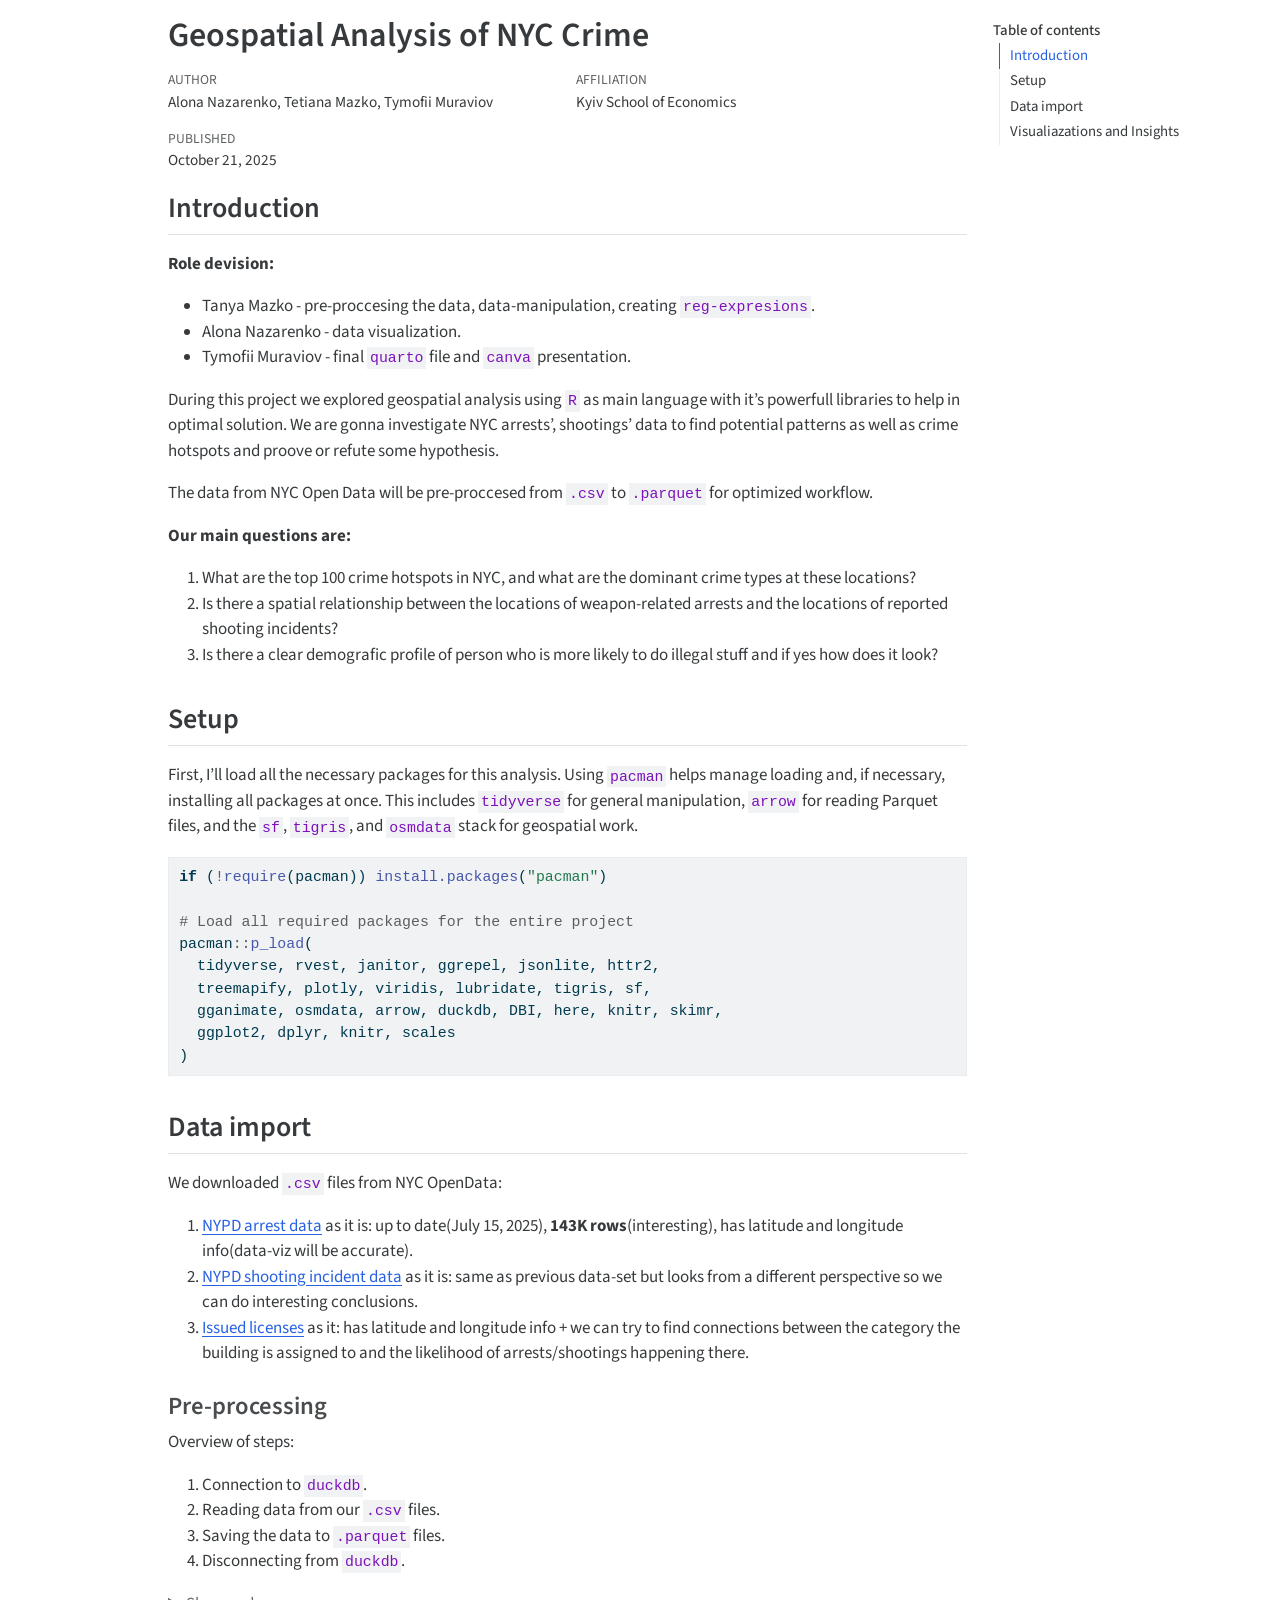
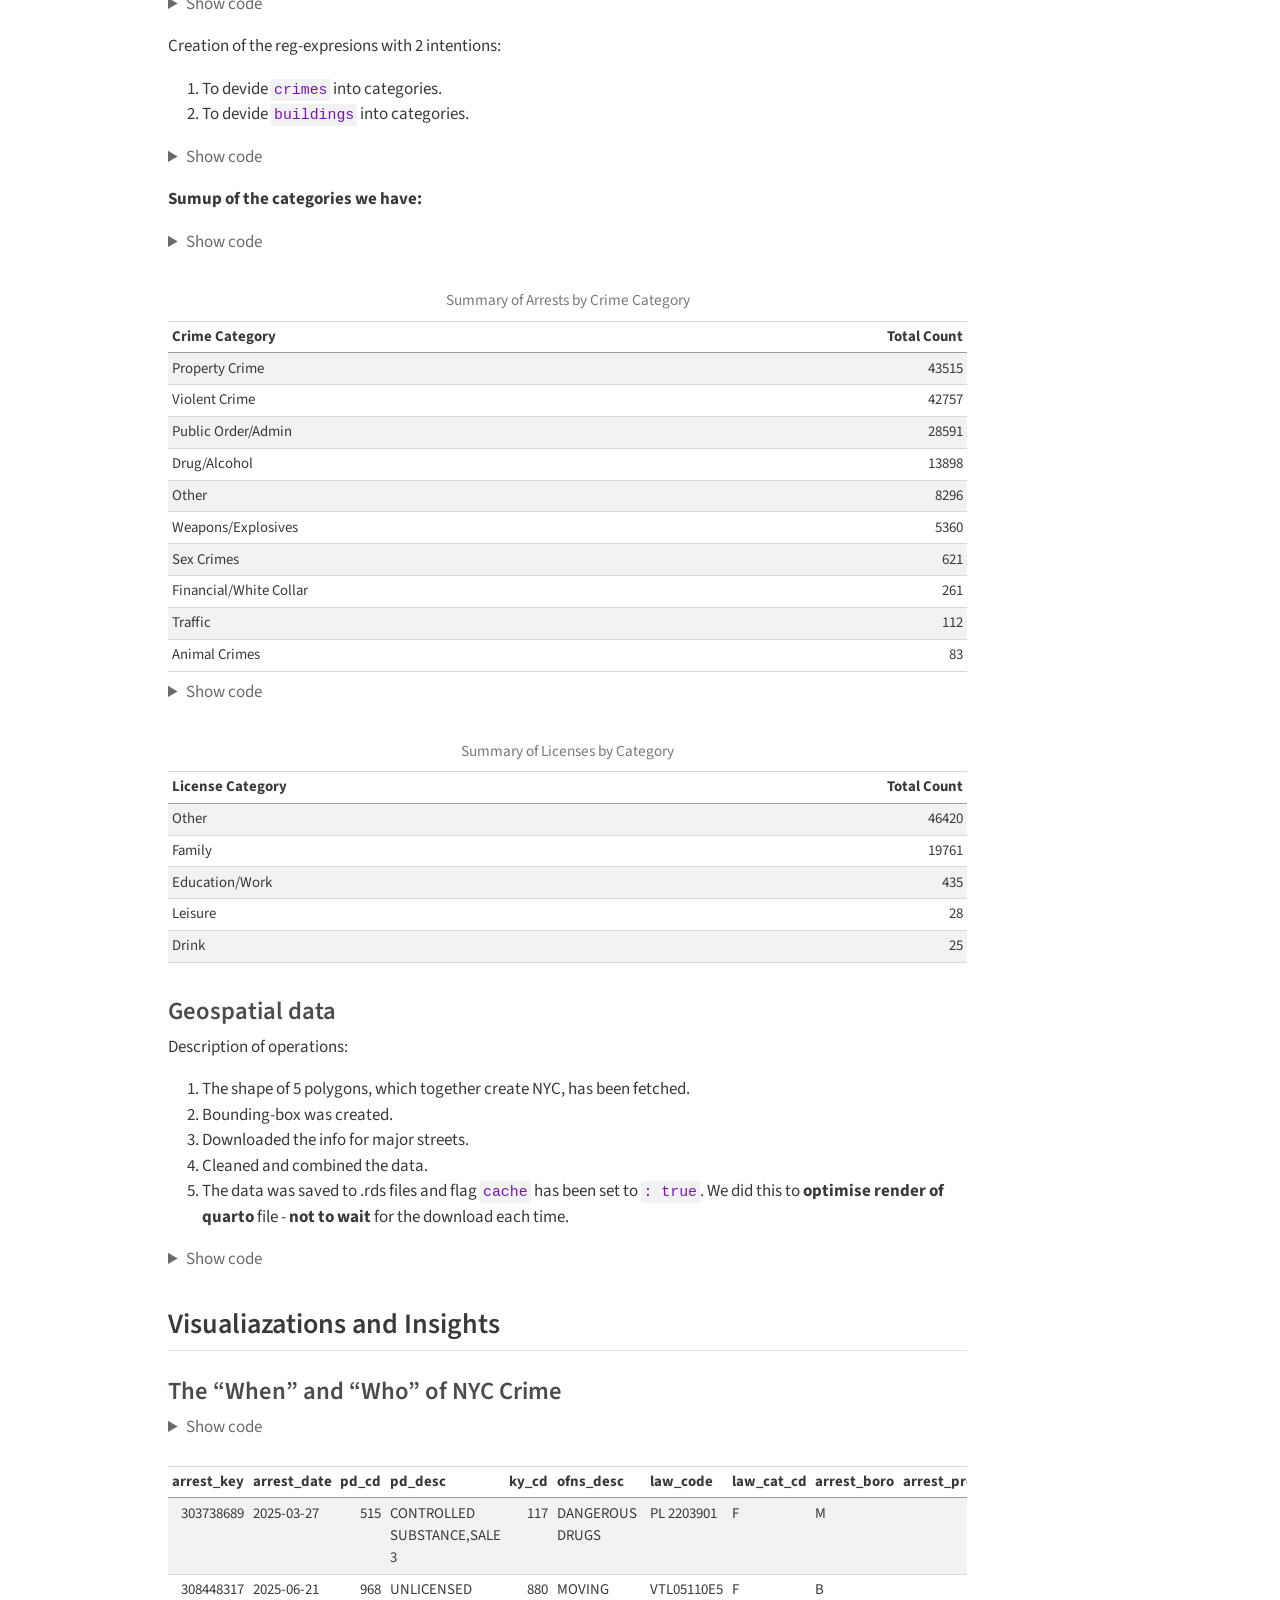
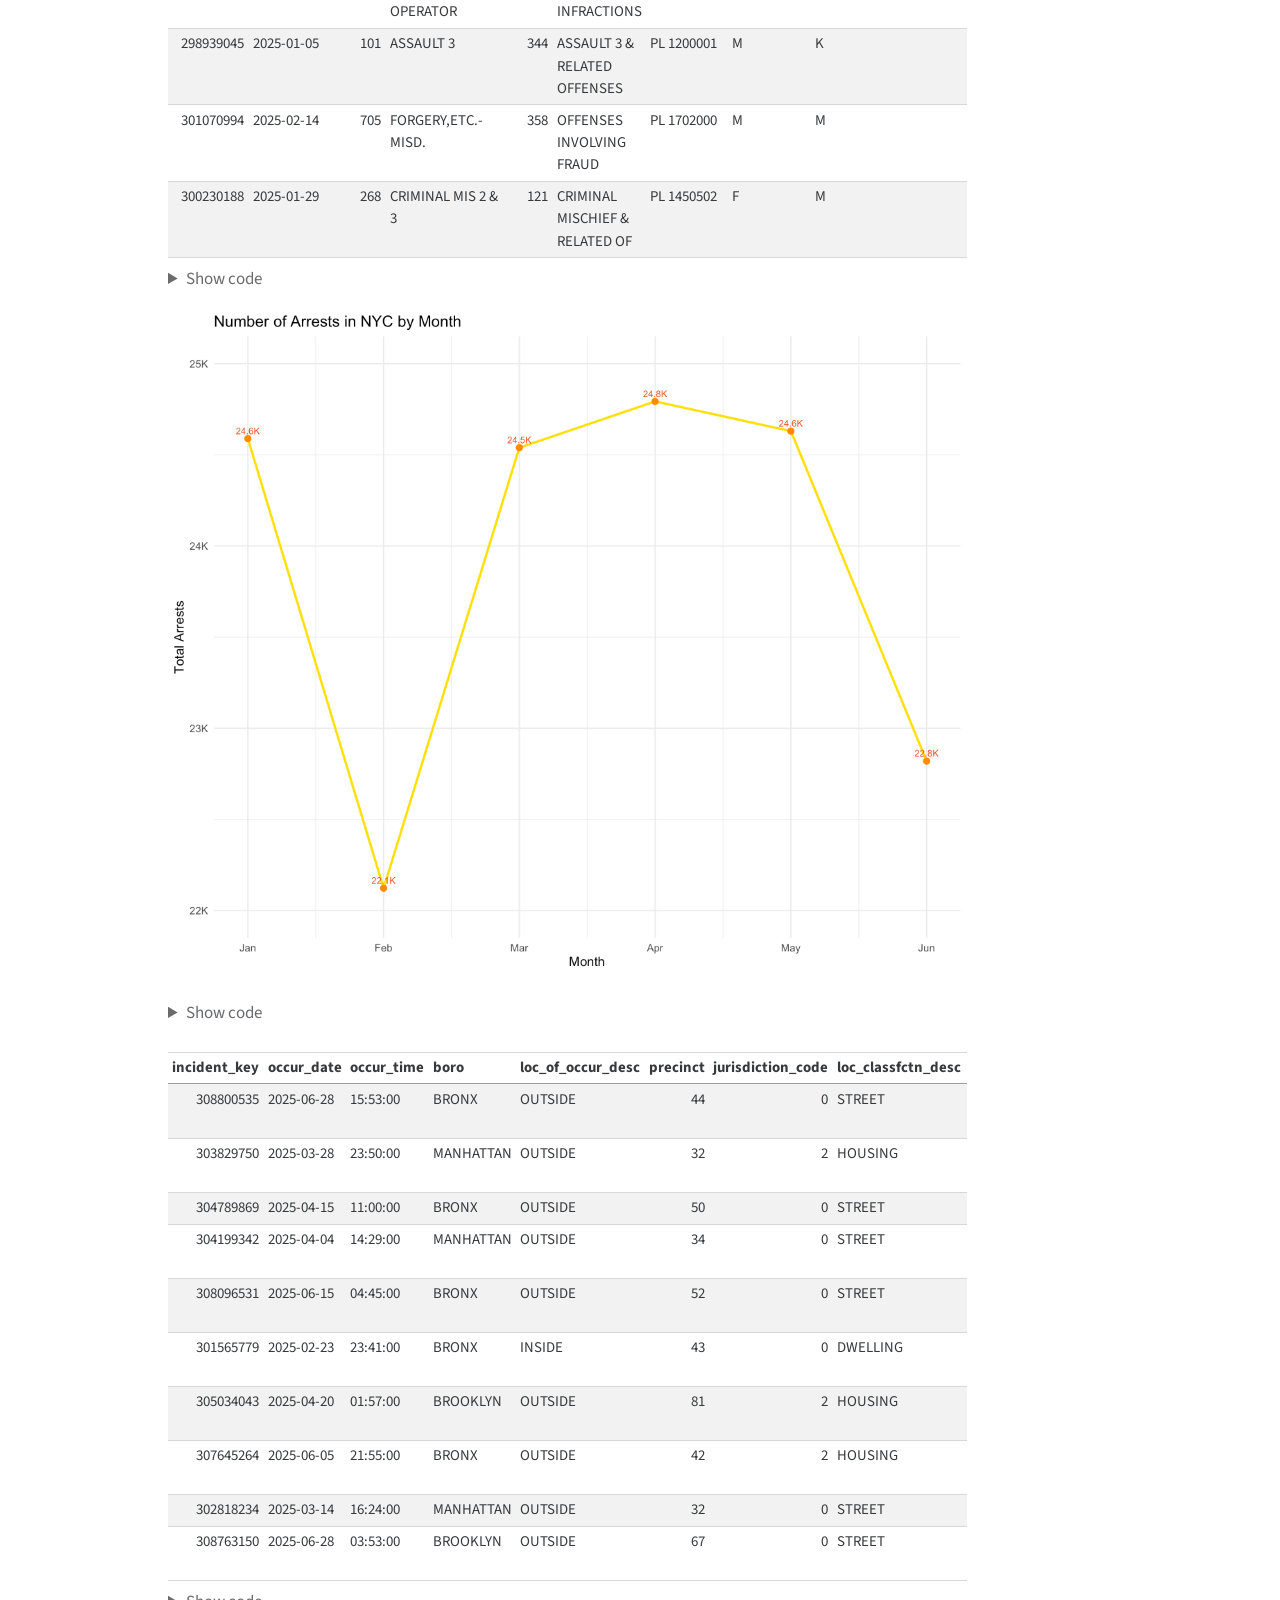
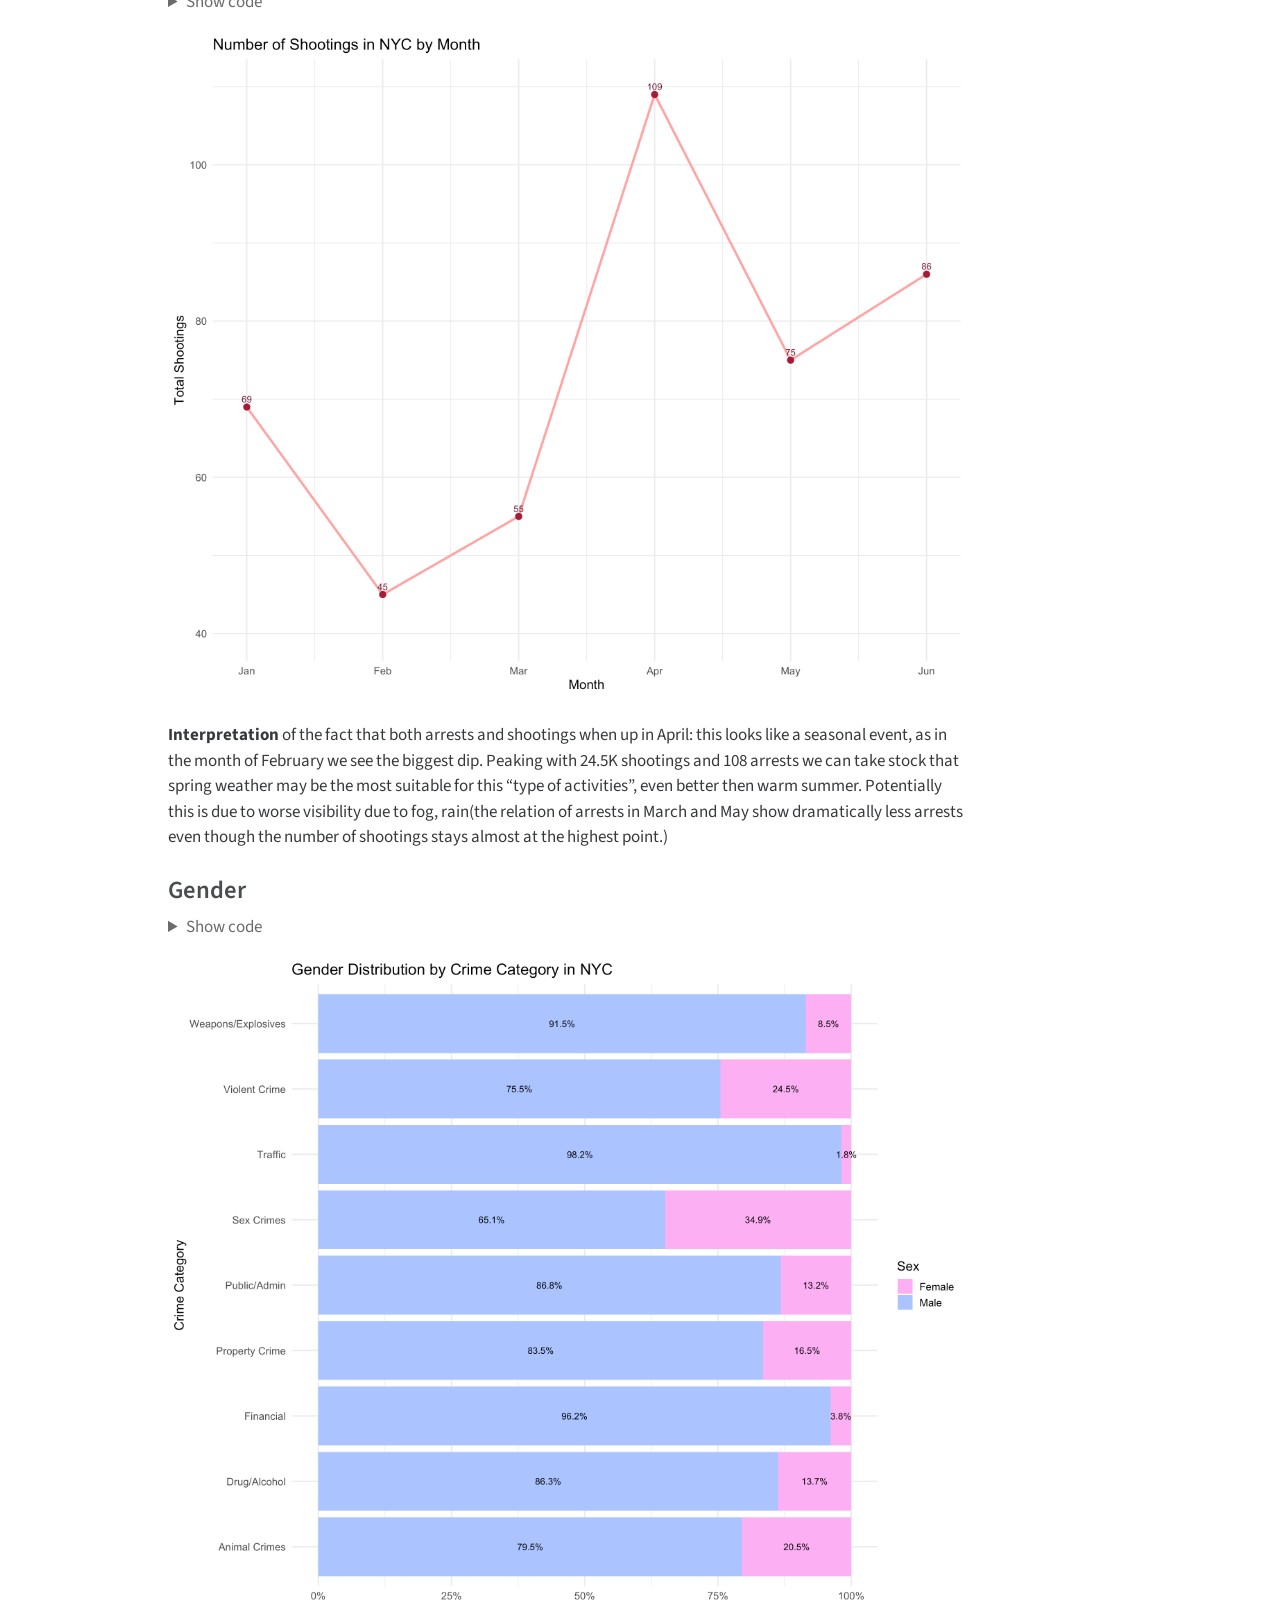
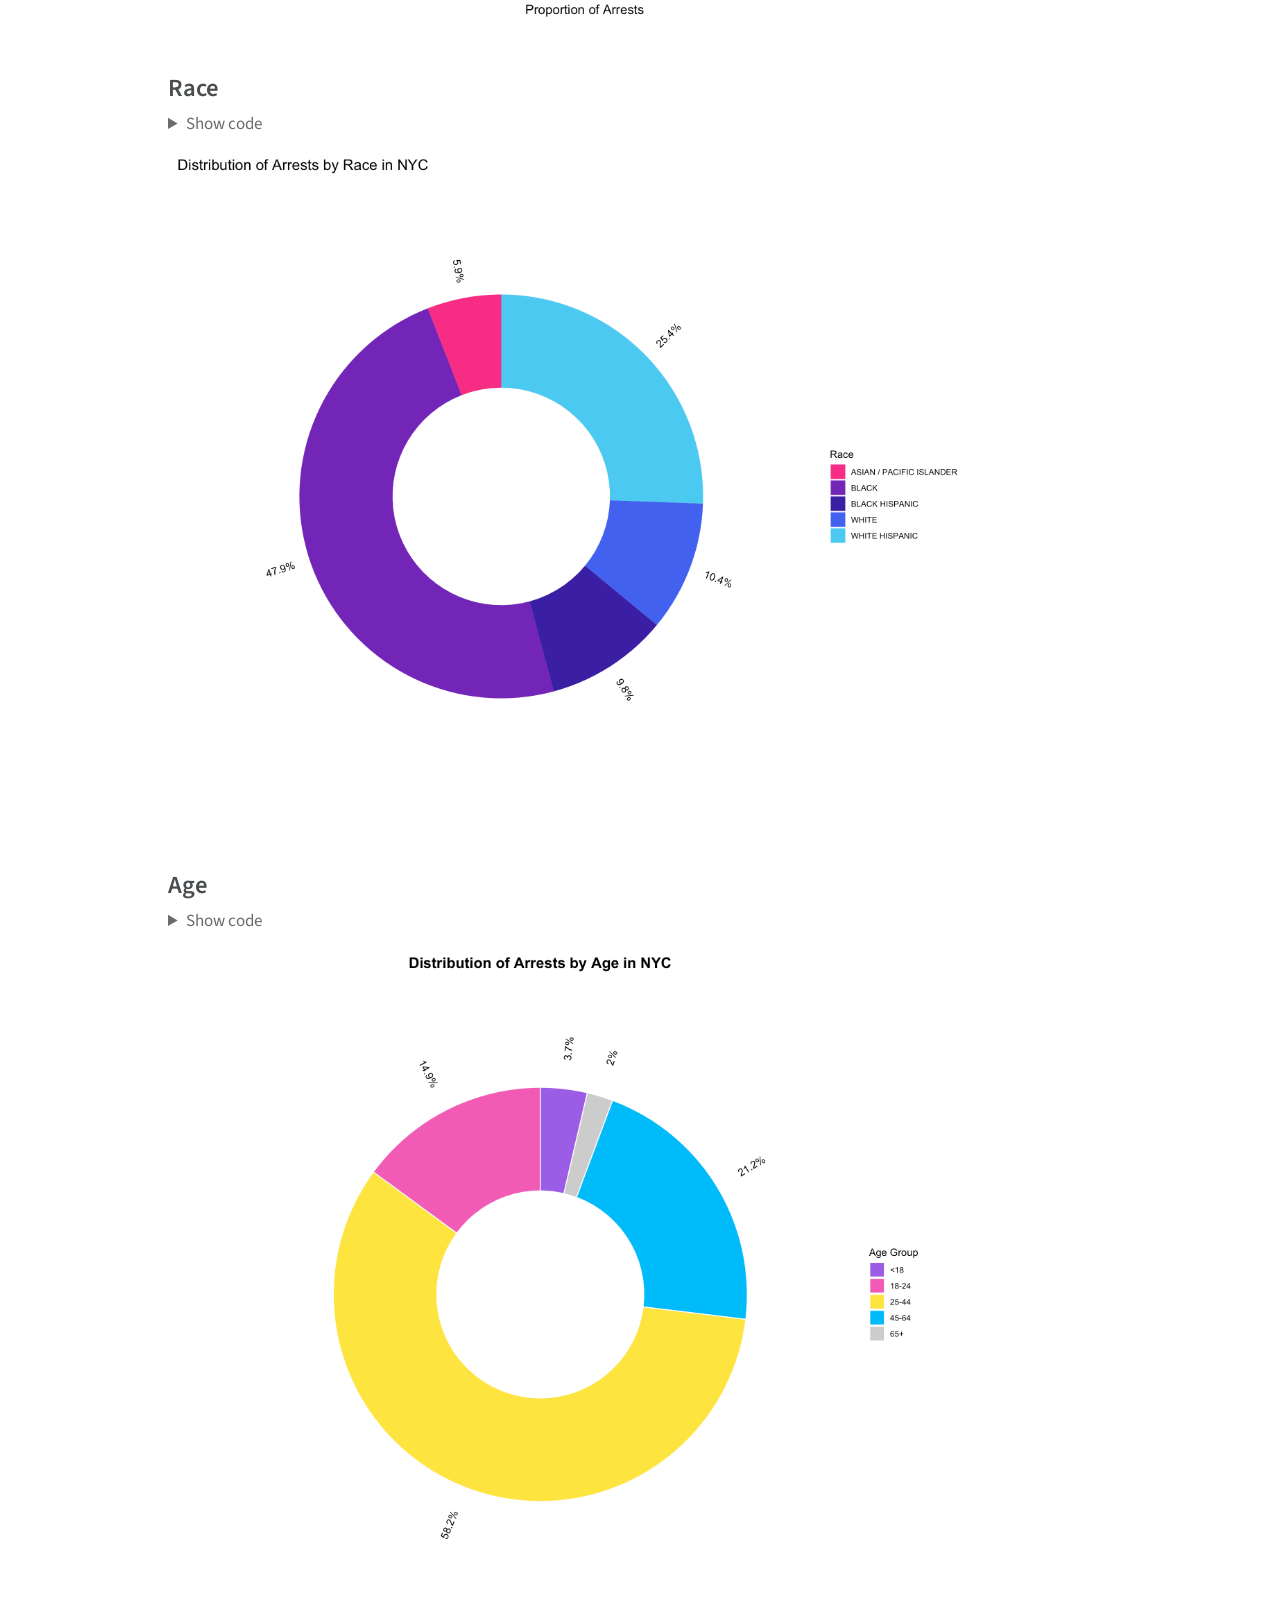
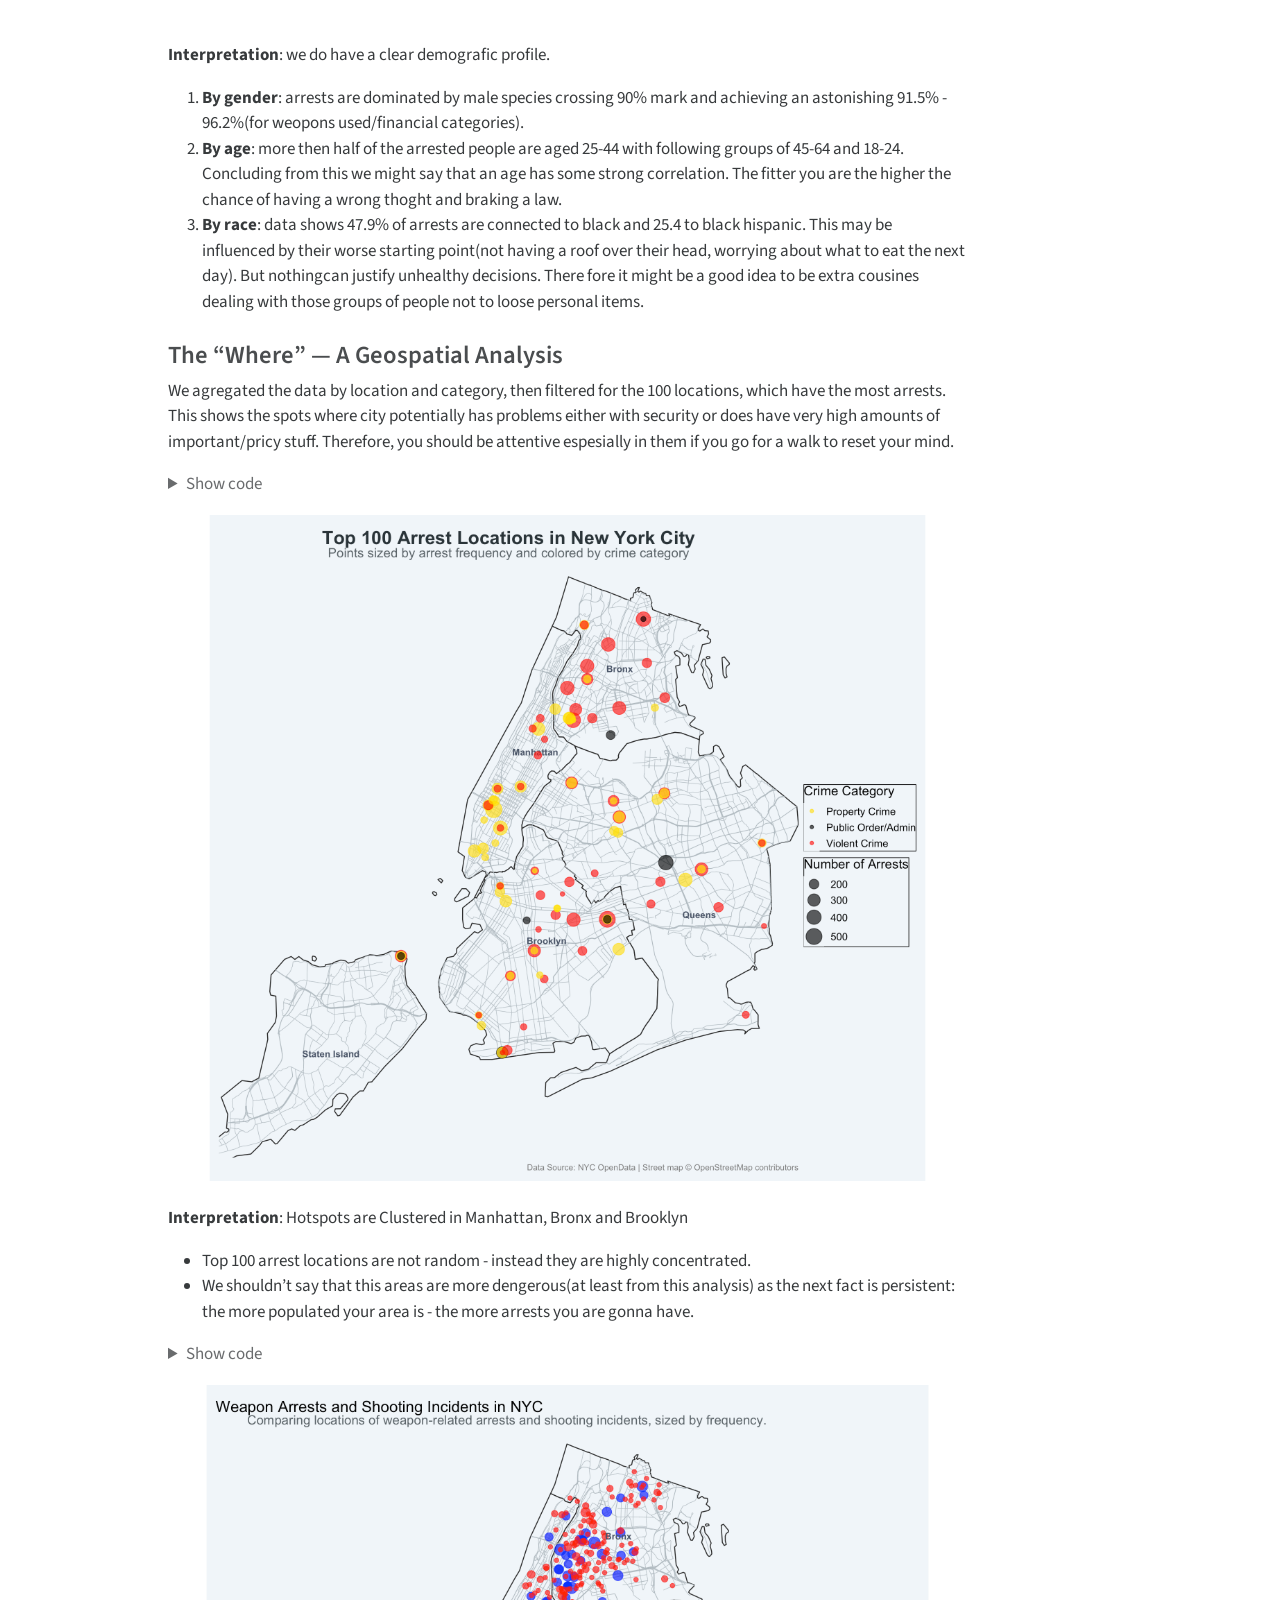
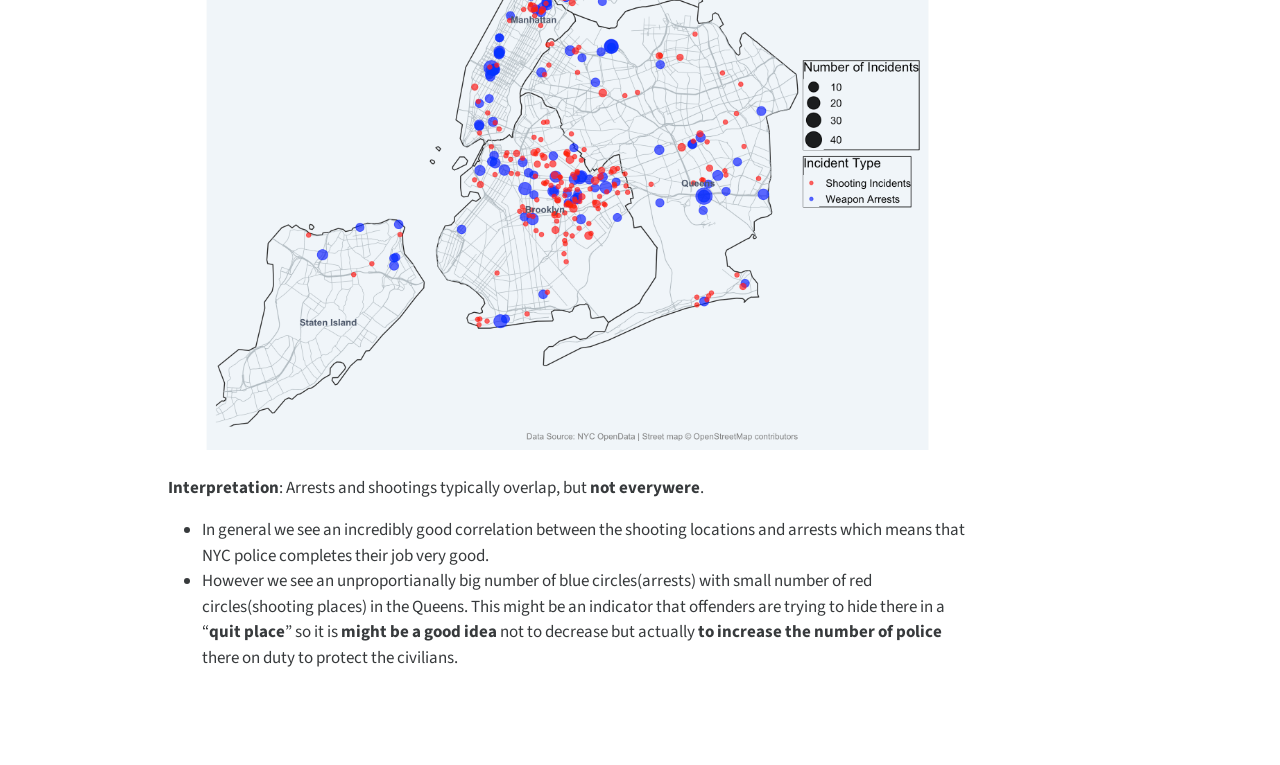
<file: final/index.html>
<!DOCTYPE html>
<html xmlns="http://www.w3.org/1999/xhtml" lang="en" xml:lang="en"><head>

<meta charset="utf-8">
<meta name="generator" content="quarto-1.8.25">

<meta name="viewport" content="width=device-width, initial-scale=1.0, user-scalable=yes">

<meta name="author" content="Alona Nazarenko, Tetiana Mazko, Tymofii Muraviov">
<meta name="dcterms.date" content="2025-10-21">

<title>Geospatial Analysis of NYC Crime</title>
<style>
code{white-space: pre-wrap;}
span.smallcaps{font-variant: small-caps;}
div.columns{display: flex; gap: min(4vw, 1.5em);}
div.column{flex: auto; overflow-x: auto;}
div.hanging-indent{margin-left: 1.5em; text-indent: -1.5em;}
ul.task-list{list-style: none;}
ul.task-list li input[type="checkbox"] {
  width: 0.8em;
  margin: 0 0.8em 0.2em -1em; /* quarto-specific, see https://github.com/quarto-dev/quarto-cli/issues/4556 */ 
  vertical-align: middle;
}
/* CSS for syntax highlighting */
html { -webkit-text-size-adjust: 100%; }
pre > code.sourceCode { white-space: pre; position: relative; }
pre > code.sourceCode > span { display: inline-block; line-height: 1.25; }
pre > code.sourceCode > span:empty { height: 1.2em; }
.sourceCode { overflow: visible; }
code.sourceCode > span { color: inherit; text-decoration: inherit; }
div.sourceCode { margin: 1em 0; }
pre.sourceCode { margin: 0; }
@media screen {
div.sourceCode { overflow: auto; }
}
@media print {
pre > code.sourceCode { white-space: pre-wrap; }
pre > code.sourceCode > span { text-indent: -5em; padding-left: 5em; }
}
pre.numberSource code
  { counter-reset: source-line 0; }
pre.numberSource code > span
  { position: relative; left: -4em; counter-increment: source-line; }
pre.numberSource code > span > a:first-child::before
  { content: counter(source-line);
    position: relative; left: -1em; text-align: right; vertical-align: baseline;
    border: none; display: inline-block;
    -webkit-touch-callout: none; -webkit-user-select: none;
    -khtml-user-select: none; -moz-user-select: none;
    -ms-user-select: none; user-select: none;
    padding: 0 4px; width: 4em;
  }
pre.numberSource { margin-left: 3em;  padding-left: 4px; }
div.sourceCode
  {   }
@media screen {
pre > code.sourceCode > span > a:first-child::before { text-decoration: underline; }
}
</style>


<script src="p1_files/libs/clipboard/clipboard.min.js"></script>
<script src="p1_files/libs/quarto-html/quarto.js" type="module"></script>
<script src="p1_files/libs/quarto-html/tabsets/tabsets.js" type="module"></script>
<script src="p1_files/libs/quarto-html/axe/axe-check.js" type="module"></script>
<script src="p1_files/libs/quarto-html/popper.min.js"></script>
<script src="p1_files/libs/quarto-html/tippy.umd.min.js"></script>
<script src="p1_files/libs/quarto-html/anchor.min.js"></script>
<link href="p1_files/libs/quarto-html/tippy.css" rel="stylesheet">
<link href="p1_files/libs/quarto-html/quarto-syntax-highlighting-7b89279ff1a6dce999919e0e67d4d9ec.css" rel="stylesheet" id="quarto-text-highlighting-styles">
<script src="p1_files/libs/bootstrap/bootstrap.min.js"></script>
<link href="p1_files/libs/bootstrap/bootstrap-icons.css" rel="stylesheet">
<link href="p1_files/libs/bootstrap/bootstrap-a74871fe4945b66d259aafc266475145.min.css" rel="stylesheet" append-hash="true" id="quarto-bootstrap" data-mode="light">


</head>

<body class="quarto-light">

<div id="quarto-content" class="page-columns page-rows-contents page-layout-article">
<div id="quarto-margin-sidebar" class="sidebar margin-sidebar">
  <nav id="TOC" role="doc-toc" class="toc-active">
    <h2 id="toc-title">Table of contents</h2>
   
  <ul>
  <li><a href="#introduction" id="toc-introduction" class="nav-link active" data-scroll-target="#introduction">Introduction</a></li>
  <li><a href="#setup" id="toc-setup" class="nav-link" data-scroll-target="#setup">Setup</a></li>
  <li><a href="#data-import" id="toc-data-import" class="nav-link" data-scroll-target="#data-import">Data import</a>
  <ul class="collapse">
  <li><a href="#pre-processing" id="toc-pre-processing" class="nav-link" data-scroll-target="#pre-processing">Pre-processing</a></li>
  <li><a href="#geospatial-data" id="toc-geospatial-data" class="nav-link" data-scroll-target="#geospatial-data">Geospatial data</a></li>
  </ul></li>
  <li><a href="#visualiazations-and-insights" id="toc-visualiazations-and-insights" class="nav-link" data-scroll-target="#visualiazations-and-insights">Visualiazations and Insights</a>
  <ul class="collapse">
  <li><a href="#the-when-and-who-of-nyc-crime" id="toc-the-when-and-who-of-nyc-crime" class="nav-link" data-scroll-target="#the-when-and-who-of-nyc-crime">The “When” and “Who” of NYC Crime</a></li>
  <li><a href="#gender" id="toc-gender" class="nav-link" data-scroll-target="#gender">Gender</a></li>
  <li><a href="#race" id="toc-race" class="nav-link" data-scroll-target="#race">Race</a></li>
  <li><a href="#age" id="toc-age" class="nav-link" data-scroll-target="#age">Age</a></li>
  <li><a href="#the-where-a-geospatial-analysis" id="toc-the-where-a-geospatial-analysis" class="nav-link" data-scroll-target="#the-where-a-geospatial-analysis">The “Where” — A Geospatial Analysis</a></li>
  </ul></li>
  </ul>
</nav>
</div>
<main class="content" id="quarto-document-content">

<header id="title-block-header" class="quarto-title-block default">
<div class="quarto-title">
<h1 class="title">Geospatial Analysis of NYC Crime</h1>
</div>


<div class="quarto-title-meta-author">
  <div class="quarto-title-meta-heading">Author</div>
  <div class="quarto-title-meta-heading">Affiliation</div>
  
    <div class="quarto-title-meta-contents">
    <p class="author">Alona Nazarenko, Tetiana Mazko, Tymofii Muraviov </p>
  </div>
  <div class="quarto-title-meta-contents">
        <p class="affiliation">
            Kyiv School of Economics
          </p>
      </div>
  </div>

<div class="quarto-title-meta">

      
    <div>
    <div class="quarto-title-meta-heading">Published</div>
    <div class="quarto-title-meta-contents">
      <p class="date">October 21, 2025</p>
    </div>
  </div>
  
    
  </div>
  


</header>


<section id="introduction" class="level2">
<h2 class="anchored" data-anchor-id="introduction">Introduction</h2>
<p><strong>Role devision:</strong></p>
<ul>
<li>Tanya Mazko - pre-proccesing the data, data-manipulation, creating <code>reg-expresions</code>.</li>
<li>Alona Nazarenko - data visualization.</li>
<li>Tymofii Muraviov - final <code>quarto</code> file and <code>canva</code> presentation.</li>
</ul>
<p>During this project we explored geospatial analysis using <code>R</code> as main language with it’s powerfull libraries to help in optimal solution. We are gonna investigate NYC arrests’, shootings’ data to find potential patterns as well as crime hotspots and proove or refute some hypothesis.</p>
<p>The data from NYC Open Data will be pre-proccesed from <code>.csv</code> to <code>.parquet</code> for optimized workflow.</p>
<p><strong>Our main questions are:</strong></p>
<ol type="1">
<li>What are the top 100 crime hotspots in NYC, and what are the dominant crime types at these locations?</li>
<li>Is there a spatial relationship between the locations of weapon-related arrests and the locations of reported shooting incidents?</li>
<li>Is there a clear demografic profile of person who is more likely to do illegal stuff and if yes how does it look?</li>
</ol>
</section>
<section id="setup" class="level2">
<h2 class="anchored" data-anchor-id="setup">Setup</h2>
<p>First, I’ll load all the necessary packages for this analysis. Using <code>pacman</code> helps manage loading and, if necessary, installing all packages at once. This includes <code>tidyverse</code> for general manipulation, <code>arrow</code> for reading Parquet files, and the <code>sf</code>, <code>tigris</code>, and <code>osmdata</code> stack for geospatial work.</p>
<div class="cell">
<div class="code-copy-outer-scaffold"><div class="sourceCode cell-code" id="cb1"><pre class="sourceCode r code-with-copy"><code class="sourceCode r"><span id="cb1-1"><a href="#cb1-1" aria-hidden="true" tabindex="-1"></a><span class="cf">if</span> (<span class="sc">!</span><span class="fu">require</span>(pacman)) <span class="fu">install.packages</span>(<span class="st">"pacman"</span>)</span>
<span id="cb1-2"><a href="#cb1-2" aria-hidden="true" tabindex="-1"></a></span>
<span id="cb1-3"><a href="#cb1-3" aria-hidden="true" tabindex="-1"></a><span class="co"># Load all required packages for the entire project</span></span>
<span id="cb1-4"><a href="#cb1-4" aria-hidden="true" tabindex="-1"></a>pacman<span class="sc">::</span><span class="fu">p_load</span>(</span>
<span id="cb1-5"><a href="#cb1-5" aria-hidden="true" tabindex="-1"></a>  tidyverse, rvest, janitor, ggrepel, jsonlite, httr2,</span>
<span id="cb1-6"><a href="#cb1-6" aria-hidden="true" tabindex="-1"></a>  treemapify, plotly, viridis, lubridate, tigris, sf,</span>
<span id="cb1-7"><a href="#cb1-7" aria-hidden="true" tabindex="-1"></a>  gganimate, osmdata, arrow, duckdb, DBI, here, knitr, skimr,</span>
<span id="cb1-8"><a href="#cb1-8" aria-hidden="true" tabindex="-1"></a>  ggplot2, dplyr, knitr, scales</span>
<span id="cb1-9"><a href="#cb1-9" aria-hidden="true" tabindex="-1"></a>)</span></code></pre></div><button title="Copy to Clipboard" class="code-copy-button"><i class="bi"></i></button></div>
</div>
</section>
<section id="data-import" class="level2">
<h2 class="anchored" data-anchor-id="data-import">Data import</h2>
<p>We downloaded <code>.csv</code> files from NYC OpenData:</p>
<ol type="1">
<li><a href="https://data.cityofnewyork.us/Public-Safety/NYPD-Arrest-Data-Year-to-Date-/uip8-fykc/about_data">NYPD arrest data</a> as it is: up to date(July 15, 2025), <strong>143K rows</strong>(interesting), has latitude and longitude info(data-viz will be accurate).</li>
<li><a href="https://data.cityofnewyork.us/Public-Safety/NYPD-Shooting-Incident-Data-Year-To-Date-/5ucz-vwe8/about_data">NYPD shooting incident data</a> as it is: same as previous data-set but looks from a different perspective so we can do interesting conclusions.</li>
<li><a href="https://data.cityofnewyork.us/Business/Issued-Licenses/w7w3-xahh/about_data">Issued licenses</a> as it: has latitude and longitude info + we can try to find connections between the category the building is assigned to and the likelihood of arrests/shootings happening there.</li>
</ol>
<section id="pre-processing" class="level3">
<h3 class="anchored" data-anchor-id="pre-processing">Pre-processing</h3>
<p>Overview of steps:</p>
<ol type="1">
<li>Connection to <code>duckdb</code>.</li>
<li>Reading data from our <code>.csv</code> files.</li>
<li>Saving the data to <code>.parquet</code> files.</li>
<li>Disconnecting from <code>duckdb</code>.</li>
</ol>
<div class="cell">
<details class="code-fold">
<summary>Show code</summary>
<div class="code-copy-outer-scaffold"><div class="sourceCode cell-code" id="cb2"><pre class="sourceCode r code-with-copy"><code class="sourceCode r"><span id="cb2-1"><a href="#cb2-1" aria-hidden="true" tabindex="-1"></a>con <span class="ot">&lt;-</span> <span class="fu">dbConnect</span>(duckdb<span class="sc">::</span><span class="fu">duckdb</span>())</span>
<span id="cb2-2"><a href="#cb2-2" aria-hidden="true" tabindex="-1"></a></span>
<span id="cb2-3"><a href="#cb2-3" aria-hidden="true" tabindex="-1"></a><span class="co">#------arrests data to parquet</span></span>
<span id="cb2-4"><a href="#cb2-4" aria-hidden="true" tabindex="-1"></a><span class="fu">dbExecute</span>(con, <span class="st">"</span></span>
<span id="cb2-5"><a href="#cb2-5" aria-hidden="true" tabindex="-1"></a><span class="st">    CREATE TABLE arrests AS</span></span>
<span id="cb2-6"><a href="#cb2-6" aria-hidden="true" tabindex="-1"></a><span class="st">    SELECT * FROM read_csv_auto('data/arrest_data.csv');</span></span>
<span id="cb2-7"><a href="#cb2-7" aria-hidden="true" tabindex="-1"></a><span class="st">"</span>)</span>
<span id="cb2-8"><a href="#cb2-8" aria-hidden="true" tabindex="-1"></a><span class="fu">dbExecute</span>(con, <span class="st">"</span></span>
<span id="cb2-9"><a href="#cb2-9" aria-hidden="true" tabindex="-1"></a><span class="st">    COPY arrests TO 'data/arrest_data.parquet' (FORMAT 'parquet');</span></span>
<span id="cb2-10"><a href="#cb2-10" aria-hidden="true" tabindex="-1"></a><span class="st">"</span>)</span>
<span id="cb2-11"><a href="#cb2-11" aria-hidden="true" tabindex="-1"></a></span>
<span id="cb2-12"><a href="#cb2-12" aria-hidden="true" tabindex="-1"></a></span>
<span id="cb2-13"><a href="#cb2-13" aria-hidden="true" tabindex="-1"></a><span class="co">#------licenses data to parquet</span></span>
<span id="cb2-14"><a href="#cb2-14" aria-hidden="true" tabindex="-1"></a><span class="fu">dbExecute</span>(con, <span class="st">"</span></span>
<span id="cb2-15"><a href="#cb2-15" aria-hidden="true" tabindex="-1"></a><span class="st">    CREATE TABLE licenses AS</span></span>
<span id="cb2-16"><a href="#cb2-16" aria-hidden="true" tabindex="-1"></a><span class="st">    SELECT * FROM read_csv_auto(</span></span>
<span id="cb2-17"><a href="#cb2-17" aria-hidden="true" tabindex="-1"></a><span class="st">        'data/licenses.csv',</span></span>
<span id="cb2-18"><a href="#cb2-18" aria-hidden="true" tabindex="-1"></a><span class="st">        delim = ',',</span></span>
<span id="cb2-19"><a href="#cb2-19" aria-hidden="true" tabindex="-1"></a><span class="st">        header = true,</span></span>
<span id="cb2-20"><a href="#cb2-20" aria-hidden="true" tabindex="-1"></a><span class="st">        quote = '</span><span class="sc">\"</span><span class="st">',</span></span>
<span id="cb2-21"><a href="#cb2-21" aria-hidden="true" tabindex="-1"></a><span class="st">        ignore_errors = true,</span></span>
<span id="cb2-22"><a href="#cb2-22" aria-hidden="true" tabindex="-1"></a><span class="st">        all_varchar = true</span></span>
<span id="cb2-23"><a href="#cb2-23" aria-hidden="true" tabindex="-1"></a><span class="st">    );</span></span>
<span id="cb2-24"><a href="#cb2-24" aria-hidden="true" tabindex="-1"></a><span class="st">"</span>)</span>
<span id="cb2-25"><a href="#cb2-25" aria-hidden="true" tabindex="-1"></a><span class="fu">dbExecute</span>(con, <span class="st">"</span></span>
<span id="cb2-26"><a href="#cb2-26" aria-hidden="true" tabindex="-1"></a><span class="st">    COPY licenses TO 'data/licenses.parquet' (FORMAT 'parquet');</span></span>
<span id="cb2-27"><a href="#cb2-27" aria-hidden="true" tabindex="-1"></a><span class="st">"</span>)</span>
<span id="cb2-28"><a href="#cb2-28" aria-hidden="true" tabindex="-1"></a></span>
<span id="cb2-29"><a href="#cb2-29" aria-hidden="true" tabindex="-1"></a><span class="co">#------shooting data to parquet</span></span>
<span id="cb2-30"><a href="#cb2-30" aria-hidden="true" tabindex="-1"></a><span class="fu">dbExecute</span>(con, <span class="st">"</span></span>
<span id="cb2-31"><a href="#cb2-31" aria-hidden="true" tabindex="-1"></a><span class="st">    CREATE TABLE shooting AS</span></span>
<span id="cb2-32"><a href="#cb2-32" aria-hidden="true" tabindex="-1"></a><span class="st">    SELECT * FROM read_csv_auto('data/shooting.csv');</span></span>
<span id="cb2-33"><a href="#cb2-33" aria-hidden="true" tabindex="-1"></a><span class="st">"</span>)</span>
<span id="cb2-34"><a href="#cb2-34" aria-hidden="true" tabindex="-1"></a><span class="fu">dbExecute</span>(con, <span class="st">"</span></span>
<span id="cb2-35"><a href="#cb2-35" aria-hidden="true" tabindex="-1"></a><span class="st">    COPY shooting TO 'data/shooting.parquet' (FORMAT 'parquet');</span></span>
<span id="cb2-36"><a href="#cb2-36" aria-hidden="true" tabindex="-1"></a><span class="st">"</span>)</span>
<span id="cb2-37"><a href="#cb2-37" aria-hidden="true" tabindex="-1"></a></span>
<span id="cb2-38"><a href="#cb2-38" aria-hidden="true" tabindex="-1"></a><span class="co"># Disconnect from DuckDB</span></span>
<span id="cb2-39"><a href="#cb2-39" aria-hidden="true" tabindex="-1"></a><span class="fu">dbDisconnect</span>(con, <span class="at">shutdown =</span> <span class="cn">TRUE</span>) </span>
<span id="cb2-40"><a href="#cb2-40" aria-hidden="true" tabindex="-1"></a></span>
<span id="cb2-41"><a href="#cb2-41" aria-hidden="true" tabindex="-1"></a><span class="co">#------------------------------------------------------------</span></span>
<span id="cb2-42"><a href="#cb2-42" aria-hidden="true" tabindex="-1"></a><span class="co"># Read the created parquet files into R objects</span></span>
<span id="cb2-43"><a href="#cb2-43" aria-hidden="true" tabindex="-1"></a>arrests <span class="ot">&lt;-</span> arrow<span class="sc">::</span><span class="fu">read_parquet</span>(<span class="st">"data/arrest_data.parquet"</span>) <span class="sc">|&gt;</span> </span>
<span id="cb2-44"><a href="#cb2-44" aria-hidden="true" tabindex="-1"></a>  <span class="fu">clean_names</span>()</span>
<span id="cb2-45"><a href="#cb2-45" aria-hidden="true" tabindex="-1"></a></span>
<span id="cb2-46"><a href="#cb2-46" aria-hidden="true" tabindex="-1"></a>licenses <span class="ot">&lt;-</span> arrow<span class="sc">::</span><span class="fu">read_parquet</span>(<span class="st">"data/licenses.parquet"</span>) <span class="sc">|&gt;</span></span>
<span id="cb2-47"><a href="#cb2-47" aria-hidden="true" tabindex="-1"></a>  <span class="fu">clean_names</span>()</span>
<span id="cb2-48"><a href="#cb2-48" aria-hidden="true" tabindex="-1"></a></span>
<span id="cb2-49"><a href="#cb2-49" aria-hidden="true" tabindex="-1"></a><span class="co"># You'll probably want to load the shooting data too:</span></span>
<span id="cb2-50"><a href="#cb2-50" aria-hidden="true" tabindex="-1"></a>shooting <span class="ot">&lt;-</span> arrow<span class="sc">::</span><span class="fu">read_parquet</span>(<span class="st">"data/shooting.parquet"</span>) <span class="sc">|&gt;</span></span>
<span id="cb2-51"><a href="#cb2-51" aria-hidden="true" tabindex="-1"></a>  <span class="fu">clean_names</span>()</span></code></pre></div><button title="Copy to Clipboard" class="code-copy-button"><i class="bi"></i></button></div>
</details>
</div>
<p>Creation of the reg-expresions with 2 intentions:</p>
<ol type="1">
<li>To devide <code>crimes</code> into categories.</li>
<li>To devide <code>buildings</code> into categories.</li>
</ol>
<div class="cell">
<details class="code-fold">
<summary>Show code</summary>
<div class="code-copy-outer-scaffold"><div class="sourceCode cell-code" id="cb3"><pre class="sourceCode r code-with-copy"><code class="sourceCode r"><span id="cb3-1"><a href="#cb3-1" aria-hidden="true" tabindex="-1"></a>crime_category <span class="ot">&lt;-</span> <span class="cf">function</span>(crime) {</span>
<span id="cb3-2"><a href="#cb3-2" aria-hidden="true" tabindex="-1"></a>  <span class="fu">case_when</span>(</span>
<span id="cb3-3"><a href="#cb3-3" aria-hidden="true" tabindex="-1"></a>    <span class="fu">str_detect</span>(crime, <span class="fu">regex</span>(<span class="st">"ASSAULT|ROBBERY|HOMICIDE|RAPE|SEXUAL|KIDNAPPING|ENDANGERMENT|MENACING|STRANGULATION|OBSTR BREATH/CIRCUL|AGGRAVATED HARASSMENT|MAKING TERRORISTIC THREAT|FORCIBLE TOUCHING|MURDER|COERCION|SODOMY|STALKING"</span>, <span class="at">ignore_case=</span><span class="cn">TRUE</span>)) <span class="sc">~</span> <span class="st">"Violent Crime"</span>,</span>
<span id="cb3-4"><a href="#cb3-4" aria-hidden="true" tabindex="-1"></a>    <span class="fu">str_detect</span>(crime, <span class="fu">regex</span>(<span class="st">"BURGLARY|LARCENY|THEFT|FORGERY|FRAUD|ARSON|MISCHIEF|GRAFFITI|STOLEN PROPERTY|UNAUTHORIZED USE VEHICLE|BURGLARS TOOLS"</span>, <span class="at">ignore_case=</span><span class="cn">TRUE</span>)) <span class="sc">~</span> <span class="st">"Property Crime"</span>,</span>
<span id="cb3-5"><a href="#cb3-5" aria-hidden="true" tabindex="-1"></a>    <span class="fu">str_detect</span>(crime, <span class="fu">regex</span>(<span class="st">"CONTROLLED|DRUG|CANNABIS|ALCOHOL|IMPAIRED|MARIJUANA|POSS METH|SYNTHETIC"</span>, <span class="at">ignore_case=</span><span class="cn">TRUE</span>)) <span class="sc">~</span> <span class="st">"Drug/Alcohol"</span>,</span>
<span id="cb3-6"><a href="#cb3-6" aria-hidden="true" tabindex="-1"></a>    <span class="fu">str_detect</span>(crime, <span class="fu">regex</span>(<span class="st">"WEAPON|FIREWORKS|EXPLOSIVE|CRIM POS WEAP|FIREARMS"</span>, <span class="at">ignore_case=</span><span class="cn">TRUE</span>)) <span class="sc">~</span> <span class="st">"Weapons/Explosives"</span>,</span>
<span id="cb3-7"><a href="#cb3-7" aria-hidden="true" tabindex="-1"></a>    <span class="fu">str_detect</span>(crime, <span class="fu">regex</span>(<span class="st">"TRESPASS|DISORDERLY|LOITERING|TRAFFIC|BRIBERY|PUBLIC|CODE|HEALTH|BAIL JUMPING|ESCAPE|IMPRISONMENT|CONTEMPT|NUISANCE|OBSCENITY|FUGITIVE|UNLICENSED OPERATOR|RADIO DEVICES|APPEARANCE TICKET|GENERAL BUSINESS LAW|NY STATE LAWS|NYS|NYC UNCLASSIFIED"</span>, <span class="at">ignore_case=</span><span class="cn">TRUE</span>)) <span class="sc">~</span> <span class="st">"Public Order/Admin"</span>,</span>
<span id="cb3-8"><a href="#cb3-8" aria-hidden="true" tabindex="-1"></a>    <span class="fu">str_detect</span>(crime, <span class="fu">regex</span>(<span class="st">"PROSTITUTION|PATRONIZING|PROMOTING|LICENSED PREMISES|COMPULSORY|SEX CRIMES|INCEST|LURING A CHILD"</span>, <span class="at">ignore_case=</span><span class="cn">TRUE</span>)) <span class="sc">~</span> <span class="st">"Sex Crimes"</span>,</span>
<span id="cb3-9"><a href="#cb3-9" aria-hidden="true" tabindex="-1"></a>    <span class="fu">str_detect</span>(crime, <span class="fu">regex</span>(<span class="st">"ANIMAL|TORTURE/INJURE|NEGLECT/POISON|CONFINING ANIMAL|CAUSE SPI/KILL|ABANDON ANIMAL"</span>, <span class="at">ignore_case=</span><span class="cn">TRUE</span>)) <span class="sc">~</span> <span class="st">"Animal Crimes"</span>,</span>
<span id="cb3-10"><a href="#cb3-10" aria-hidden="true" tabindex="-1"></a>    <span class="fu">str_detect</span>(crime, <span class="fu">regex</span>(<span class="st">"RECKLESS DRIVING|SPEEDING|FAIL TO SIGNAL|SEAT BELTS|IMPROPER LIGHTS|ONE WAY STREET"</span>, <span class="at">ignore_case=</span><span class="cn">TRUE</span>)) <span class="sc">~</span> <span class="st">"Traffic"</span>,</span>
<span id="cb3-11"><a href="#cb3-11" aria-hidden="true" tabindex="-1"></a>    <span class="fu">str_detect</span>(crime, <span class="fu">regex</span>(<span class="st">"MONEY LAUNDERING|SALE|SALES OF PRESCRIPTION|UNAUTH. SALE"</span>, <span class="at">ignore_case=</span><span class="cn">TRUE</span>)) <span class="sc">~</span> <span class="st">"Financial/White Collar"</span>,</span>
<span id="cb3-12"><a href="#cb3-12" aria-hidden="true" tabindex="-1"></a>    <span class="cn">TRUE</span> <span class="sc">~</span> <span class="st">"Other"</span></span>
<span id="cb3-13"><a href="#cb3-13" aria-hidden="true" tabindex="-1"></a>  )</span>
<span id="cb3-14"><a href="#cb3-14" aria-hidden="true" tabindex="-1"></a>}</span>
<span id="cb3-15"><a href="#cb3-15" aria-hidden="true" tabindex="-1"></a></span>
<span id="cb3-16"><a href="#cb3-16" aria-hidden="true" tabindex="-1"></a>regex_drink <span class="ot">&lt;-</span> <span class="st">"</span><span class="sc">\\</span><span class="st">b(pub|bar|tavern|liquor|brewery|alcohol)</span><span class="sc">\\</span><span class="st">b"</span></span>
<span id="cb3-17"><a href="#cb3-17" aria-hidden="true" tabindex="-1"></a>regex_leisure <span class="ot">&lt;-</span> <span class="st">"</span><span class="sc">\\</span><span class="st">b(spa|salon|massage|cinema|theater|club|recreation)</span><span class="sc">\\</span><span class="st">b"</span></span>
<span id="cb3-18"><a href="#cb3-18" aria-hidden="true" tabindex="-1"></a>regex_family <span class="ot">&lt;-</span> <span class="st">"</span><span class="sc">\\</span><span class="st">b(family|child|children|kids|home|parent|baby)</span><span class="sc">\\</span><span class="st">b"</span></span>
<span id="cb3-19"><a href="#cb3-19" aria-hidden="true" tabindex="-1"></a>regex_edu_work <span class="ot">&lt;-</span> <span class="st">"</span><span class="sc">\\</span><span class="st">b(school|college|university|academy|training|business|office)</span><span class="sc">\\</span><span class="st">b"</span></span>
<span id="cb3-20"><a href="#cb3-20" aria-hidden="true" tabindex="-1"></a></span>
<span id="cb3-21"><a href="#cb3-21" aria-hidden="true" tabindex="-1"></a>excluded_leisure <span class="ot">&lt;-</span> <span class="st">"Car Wash|Electronics Store|Secondhand Dealer|Home Improvement Contractor|Pawnbroker|Debt Collection Agency|Tobacco Retail Dealer"</span></span>
<span id="cb3-22"><a href="#cb3-22" aria-hidden="true" tabindex="-1"></a>excluded_drink_regex <span class="ot">&lt;-</span> <span class="st">"Locksmith|Contractor|Tow|Secondhand|Car Wash|Garage|Hotel|Employment|Electronics|Guide|Vendor|Pawnbroker|Bingo|Delivery|Storage|Laundry|Games|Cab"</span></span>
<span id="cb3-23"><a href="#cb3-23" aria-hidden="true" tabindex="-1"></a>excluded_edu_work <span class="ot">&lt;-</span> <span class="st">"Garage|Parking|Tobacco|Stoop|Secondhand|Electronic|Dealer"</span></span>
<span id="cb3-24"><a href="#cb3-24" aria-hidden="true" tabindex="-1"></a></span>
<span id="cb3-25"><a href="#cb3-25" aria-hidden="true" tabindex="-1"></a></span>
<span id="cb3-26"><a href="#cb3-26" aria-hidden="true" tabindex="-1"></a>licenses_cleaned <span class="ot">&lt;-</span> licenses <span class="sc">|&gt;</span></span>
<span id="cb3-27"><a href="#cb3-27" aria-hidden="true" tabindex="-1"></a>  <span class="fu">mutate</span>(</span>
<span id="cb3-28"><a href="#cb3-28" aria-hidden="true" tabindex="-1"></a>    <span class="at">text_search =</span> <span class="fu">paste</span>(business_name, business_category, dba_trade_name, <span class="at">sep =</span> <span class="st">" "</span>),</span>
<span id="cb3-29"><a href="#cb3-29" aria-hidden="true" tabindex="-1"></a>    <span class="at">category =</span> <span class="fu">case_when</span>(</span>
<span id="cb3-30"><a href="#cb3-30" aria-hidden="true" tabindex="-1"></a>      <span class="fu">str_detect</span>(text_search, <span class="fu">regex</span>(regex_drink, <span class="at">ignore_case =</span> <span class="cn">TRUE</span>)) <span class="sc">&amp;</span></span>
<span id="cb3-31"><a href="#cb3-31" aria-hidden="true" tabindex="-1"></a>        <span class="sc">!</span><span class="fu">str_detect</span>(business_category, <span class="fu">regex</span>(excluded_drink_regex, <span class="at">ignore_case =</span> <span class="cn">TRUE</span>)) <span class="sc">~</span> <span class="st">"Drink"</span>,</span>
<span id="cb3-32"><a href="#cb3-32" aria-hidden="true" tabindex="-1"></a>      <span class="fu">str_detect</span>(text_search, <span class="fu">regex</span>(regex_leisure, <span class="at">ignore_case =</span> <span class="cn">TRUE</span>)) <span class="sc">&amp;</span></span>
<span id="cb3-33"><a href="#cb3-33" aria-hidden="true" tabindex="-1"></a>        <span class="sc">!</span><span class="fu">str_detect</span>(business_category, <span class="fu">regex</span>(excluded_leisure, <span class="at">ignore_case =</span> <span class="cn">TRUE</span>)) <span class="sc">~</span> <span class="st">"Leisure"</span>,</span>
<span id="cb3-34"><a href="#cb3-34" aria-hidden="true" tabindex="-1"></a>      <span class="fu">str_detect</span>(text_search, <span class="fu">regex</span>(regex_family, <span class="at">ignore_case =</span> <span class="cn">TRUE</span>)) <span class="sc">~</span> <span class="st">"Family"</span>,</span>
<span id="cb3-35"><a href="#cb3-35" aria-hidden="true" tabindex="-1"></a>      <span class="fu">str_detect</span>(text_search, <span class="fu">regex</span>(regex_edu_work, <span class="at">ignore_case =</span> <span class="cn">TRUE</span>))<span class="sc">&amp;</span></span>
<span id="cb3-36"><a href="#cb3-36" aria-hidden="true" tabindex="-1"></a>        <span class="sc">!</span><span class="fu">str_detect</span>(business_category, <span class="fu">regex</span>(excluded_edu_work, <span class="at">ignore_case =</span> <span class="cn">TRUE</span>)) <span class="sc">~</span> <span class="st">"Education/Work"</span>,</span>
<span id="cb3-37"><a href="#cb3-37" aria-hidden="true" tabindex="-1"></a>      <span class="cn">TRUE</span> <span class="sc">~</span> <span class="st">"Other"</span></span>
<span id="cb3-38"><a href="#cb3-38" aria-hidden="true" tabindex="-1"></a>    )</span>
<span id="cb3-39"><a href="#cb3-39" aria-hidden="true" tabindex="-1"></a>  )</span>
<span id="cb3-40"><a href="#cb3-40" aria-hidden="true" tabindex="-1"></a></span>
<span id="cb3-41"><a href="#cb3-41" aria-hidden="true" tabindex="-1"></a><span class="fu">table</span>(licenses_cleaned<span class="sc">$</span>category)</span></code></pre></div><button title="Copy to Clipboard" class="code-copy-button"><i class="bi"></i></button></div>
</details>
</div>
<p><strong>Sumup of the categories we have:</strong></p>
<div class="cell">
<details class="code-fold">
<summary>Show code</summary>
<div class="code-copy-outer-scaffold"><div class="sourceCode cell-code" id="cb4"><pre class="sourceCode r code-with-copy"><code class="sourceCode r"><span id="cb4-1"><a href="#cb4-1" aria-hidden="true" tabindex="-1"></a>arrests_summary <span class="ot">&lt;-</span> arrests <span class="sc">|&gt;</span> </span>
<span id="cb4-2"><a href="#cb4-2" aria-hidden="true" tabindex="-1"></a>  <span class="fu">mutate</span>(<span class="at">category =</span> <span class="fu">crime_category</span>(pd_desc)) <span class="sc">|&gt;</span></span>
<span id="cb4-3"><a href="#cb4-3" aria-hidden="true" tabindex="-1"></a>  <span class="fu">group_by</span>(category) <span class="sc">|&gt;</span></span>
<span id="cb4-4"><a href="#cb4-4" aria-hidden="true" tabindex="-1"></a>  <span class="fu">summarise</span>(<span class="at">count =</span> <span class="fu">n</span>()) <span class="sc">|&gt;</span></span>
<span id="cb4-5"><a href="#cb4-5" aria-hidden="true" tabindex="-1"></a>  <span class="fu">arrange</span>(<span class="fu">desc</span>(count)) <span class="co"># Sorts the table</span></span>
<span id="cb4-6"><a href="#cb4-6" aria-hidden="true" tabindex="-1"></a></span>
<span id="cb4-7"><a href="#cb4-7" aria-hidden="true" tabindex="-1"></a><span class="co"># Print the arrests table</span></span>
<span id="cb4-8"><a href="#cb4-8" aria-hidden="true" tabindex="-1"></a><span class="fu">kable</span>(arrests_summary, </span>
<span id="cb4-9"><a href="#cb4-9" aria-hidden="true" tabindex="-1"></a>      <span class="at">caption =</span> <span class="st">"Summary of Arrests by Crime Category"</span>,</span>
<span id="cb4-10"><a href="#cb4-10" aria-hidden="true" tabindex="-1"></a>      <span class="at">col.names =</span> <span class="fu">c</span>(<span class="st">"Crime Category"</span>, <span class="st">"Total Count"</span>))</span></code></pre></div><button title="Copy to Clipboard" class="code-copy-button"><i class="bi"></i></button></div>
</details>
<div class="cell-output-display">
<table class="caption-top table table-sm table-striped small">
<caption>Summary of Arrests by Crime Category</caption>
<thead>
<tr class="header">
<th style="text-align: left;">Crime Category</th>
<th style="text-align: right;">Total Count</th>
</tr>
</thead>
<tbody>
<tr class="odd">
<td style="text-align: left;">Property Crime</td>
<td style="text-align: right;">43515</td>
</tr>
<tr class="even">
<td style="text-align: left;">Violent Crime</td>
<td style="text-align: right;">42757</td>
</tr>
<tr class="odd">
<td style="text-align: left;">Public Order/Admin</td>
<td style="text-align: right;">28591</td>
</tr>
<tr class="even">
<td style="text-align: left;">Drug/Alcohol</td>
<td style="text-align: right;">13898</td>
</tr>
<tr class="odd">
<td style="text-align: left;">Other</td>
<td style="text-align: right;">8296</td>
</tr>
<tr class="even">
<td style="text-align: left;">Weapons/Explosives</td>
<td style="text-align: right;">5360</td>
</tr>
<tr class="odd">
<td style="text-align: left;">Sex Crimes</td>
<td style="text-align: right;">621</td>
</tr>
<tr class="even">
<td style="text-align: left;">Financial/White Collar</td>
<td style="text-align: right;">261</td>
</tr>
<tr class="odd">
<td style="text-align: left;">Traffic</td>
<td style="text-align: right;">112</td>
</tr>
<tr class="even">
<td style="text-align: left;">Animal Crimes</td>
<td style="text-align: right;">83</td>
</tr>
</tbody>
</table>
</div>
<details class="code-fold">
<summary>Show code</summary>
<div class="code-copy-outer-scaffold"><div class="sourceCode cell-code" id="cb5"><pre class="sourceCode r code-with-copy"><code class="sourceCode r"><span id="cb5-1"><a href="#cb5-1" aria-hidden="true" tabindex="-1"></a>licenses_summary <span class="ot">&lt;-</span> licenses_cleaned <span class="sc">|&gt;</span></span>
<span id="cb5-2"><a href="#cb5-2" aria-hidden="true" tabindex="-1"></a>  <span class="fu">group_by</span>(category) <span class="sc">|&gt;</span></span>
<span id="cb5-3"><a href="#cb5-3" aria-hidden="true" tabindex="-1"></a>  <span class="fu">summarise</span>(<span class="at">count =</span> <span class="fu">n</span>()) <span class="sc">|&gt;</span></span>
<span id="cb5-4"><a href="#cb5-4" aria-hidden="true" tabindex="-1"></a>  <span class="fu">arrange</span>(<span class="fu">desc</span>(count)) <span class="co"># Sorts the table</span></span>
<span id="cb5-5"><a href="#cb5-5" aria-hidden="true" tabindex="-1"></a></span>
<span id="cb5-6"><a href="#cb5-6" aria-hidden="true" tabindex="-1"></a><span class="co"># Print the licenses table</span></span>
<span id="cb5-7"><a href="#cb5-7" aria-hidden="true" tabindex="-1"></a><span class="fu">kable</span>(licenses_summary,</span>
<span id="cb5-8"><a href="#cb5-8" aria-hidden="true" tabindex="-1"></a>      <span class="at">caption =</span> <span class="st">"Summary of Licenses by Category"</span>,</span>
<span id="cb5-9"><a href="#cb5-9" aria-hidden="true" tabindex="-1"></a>      <span class="at">col.names =</span> <span class="fu">c</span>(<span class="st">"License Category"</span>, <span class="st">"Total Count"</span>))</span></code></pre></div><button title="Copy to Clipboard" class="code-copy-button"><i class="bi"></i></button></div>
</details>
<div class="cell-output-display">
<table class="caption-top table table-sm table-striped small">
<caption>Summary of Licenses by Category</caption>
<thead>
<tr class="header">
<th style="text-align: left;">License Category</th>
<th style="text-align: right;">Total Count</th>
</tr>
</thead>
<tbody>
<tr class="odd">
<td style="text-align: left;">Other</td>
<td style="text-align: right;">46420</td>
</tr>
<tr class="even">
<td style="text-align: left;">Family</td>
<td style="text-align: right;">19761</td>
</tr>
<tr class="odd">
<td style="text-align: left;">Education/Work</td>
<td style="text-align: right;">435</td>
</tr>
<tr class="even">
<td style="text-align: left;">Leisure</td>
<td style="text-align: right;">28</td>
</tr>
<tr class="odd">
<td style="text-align: left;">Drink</td>
<td style="text-align: right;">25</td>
</tr>
</tbody>
</table>
</div>
</div>
</section>
<section id="geospatial-data" class="level3">
<h3 class="anchored" data-anchor-id="geospatial-data">Geospatial data</h3>
<p>Description of operations:</p>
<ol type="1">
<li>The shape of 5 polygons, which together create NYC, has been fetched.</li>
<li>Bounding-box was created.</li>
<li>Downloaded the info for major streets.</li>
<li>Cleaned and combined the data.</li>
<li>The data was saved to .rds files and flag <code>cache</code> has been set to <code>: true</code>. We did this to <strong>optimise render of quarto</strong> file - <strong>not to wait</strong> for the download each time.</li>
</ol>
<div class="cell">
<details class="code-fold">
<summary>Show code</summary>
<div class="code-copy-outer-scaffold"><div class="sourceCode cell-code" id="cb6"><pre class="sourceCode r code-with-copy"><code class="sourceCode r"><span id="cb6-1"><a href="#cb6-1" aria-hidden="true" tabindex="-1"></a><span class="co"># cache: true</span></span>
<span id="cb6-2"><a href="#cb6-2" aria-hidden="true" tabindex="-1"></a><span class="co">#| message: false</span></span>
<span id="cb6-3"><a href="#cb6-3" aria-hidden="true" tabindex="-1"></a><span class="co">#| warning: false</span></span>
<span id="cb6-4"><a href="#cb6-4" aria-hidden="true" tabindex="-1"></a></span>
<span id="cb6-5"><a href="#cb6-5" aria-hidden="true" tabindex="-1"></a><span class="co"># we are running this code once straight in the concole. then using the .rbs files not to wait for the download each time</span></span>
<span id="cb6-6"><a href="#cb6-6" aria-hidden="true" tabindex="-1"></a></span>
<span id="cb6-7"><a href="#cb6-7" aria-hidden="true" tabindex="-1"></a><span class="co"># nyc_boroughs &lt;- counties(state = "NY", cb = TRUE)|&gt; </span></span>
<span id="cb6-8"><a href="#cb6-8" aria-hidden="true" tabindex="-1"></a><span class="co">#   filter(NAME %in% c("New York", "Kings", "Queens", "Bronx", "Richmond")) |&gt; </span></span>
<span id="cb6-9"><a href="#cb6-9" aria-hidden="true" tabindex="-1"></a><span class="co">#   mutate(</span></span>
<span id="cb6-10"><a href="#cb6-10" aria-hidden="true" tabindex="-1"></a><span class="co">#     borough_name = case_when(</span></span>
<span id="cb6-11"><a href="#cb6-11" aria-hidden="true" tabindex="-1"></a><span class="co">#       NAME == "New York"  ~ "Manhattan",</span></span>
<span id="cb6-12"><a href="#cb6-12" aria-hidden="true" tabindex="-1"></a><span class="co">#       NAME == "Kings"     ~ "Brooklyn",</span></span>
<span id="cb6-13"><a href="#cb6-13" aria-hidden="true" tabindex="-1"></a><span class="co">#       NAME == "Richmond"  ~ "Staten Island",</span></span>
<span id="cb6-14"><a href="#cb6-14" aria-hidden="true" tabindex="-1"></a><span class="co">#       TRUE                ~ NAME </span></span>
<span id="cb6-15"><a href="#cb6-15" aria-hidden="true" tabindex="-1"></a><span class="co">#     )</span></span>
<span id="cb6-16"><a href="#cb6-16" aria-hidden="true" tabindex="-1"></a><span class="co">#   )</span></span>
<span id="cb6-17"><a href="#cb6-17" aria-hidden="true" tabindex="-1"></a></span>
<span id="cb6-18"><a href="#cb6-18" aria-hidden="true" tabindex="-1"></a><span class="co"># nyc_bbox &lt;- c(xmin = -74.259, ymin = 40.477, xmax = -73.700, ymax = 40.917)</span></span>
<span id="cb6-19"><a href="#cb6-19" aria-hidden="true" tabindex="-1"></a></span>
<span id="cb6-20"><a href="#cb6-20" aria-hidden="true" tabindex="-1"></a><span class="co"># nyc_streets &lt;- opq(bbox = nyc_bbox) |&gt;</span></span>
<span id="cb6-21"><a href="#cb6-21" aria-hidden="true" tabindex="-1"></a><span class="co">#   add_osm_feature(</span></span>
<span id="cb6-22"><a href="#cb6-22" aria-hidden="true" tabindex="-1"></a><span class="co">#     key = "highway",</span></span>
<span id="cb6-23"><a href="#cb6-23" aria-hidden="true" tabindex="-1"></a><span class="co">#     value = c("motorway", "trunk", "primary", "secondary", "tertiary")</span></span>
<span id="cb6-24"><a href="#cb6-24" aria-hidden="true" tabindex="-1"></a><span class="co">#   ) |&gt;</span></span>
<span id="cb6-25"><a href="#cb6-25" aria-hidden="true" tabindex="-1"></a><span class="co">#   osmdata_sf()</span></span>
<span id="cb6-26"><a href="#cb6-26" aria-hidden="true" tabindex="-1"></a></span>
<span id="cb6-27"><a href="#cb6-27" aria-hidden="true" tabindex="-1"></a><span class="co"># nyc_streets_lines &lt;- nyc_streets$osm_lines |&gt;</span></span>
<span id="cb6-28"><a href="#cb6-28" aria-hidden="true" tabindex="-1"></a><span class="co">#   st_transform(st_crs(nyc_boroughs))</span></span>
<span id="cb6-29"><a href="#cb6-29" aria-hidden="true" tabindex="-1"></a></span>
<span id="cb6-30"><a href="#cb6-30" aria-hidden="true" tabindex="-1"></a><span class="co"># nyc_boroughs_transformed &lt;- st_transform(nyc_boroughs, st_crs(nyc_streets$osm_lines))</span></span>
<span id="cb6-31"><a href="#cb6-31" aria-hidden="true" tabindex="-1"></a><span class="co"># nyc_streets_clipped &lt;- st_intersection(nyc_streets$osm_lines, nyc_boroughs_transformed)</span></span>
<span id="cb6-32"><a href="#cb6-32" aria-hidden="true" tabindex="-1"></a></span>
<span id="cb6-33"><a href="#cb6-33" aria-hidden="true" tabindex="-1"></a><span class="co"># saveRDS(nyc_boroughs_transformed, "data/nyc_boroughs.rds")</span></span>
<span id="cb6-34"><a href="#cb6-34" aria-hidden="true" tabindex="-1"></a><span class="co"># saveRDS(nyc_streets_clipped_processed, "data/nyc_streets.rds")</span></span>
<span id="cb6-35"><a href="#cb6-35" aria-hidden="true" tabindex="-1"></a></span>
<span id="cb6-36"><a href="#cb6-36" aria-hidden="true" tabindex="-1"></a>nyc_boroughs_transformed <span class="ot">&lt;-</span> <span class="fu">readRDS</span>(<span class="st">"data/nyc_boroughs.rds"</span>)</span>
<span id="cb6-37"><a href="#cb6-37" aria-hidden="true" tabindex="-1"></a>nyc_streets_clipped <span class="ot">&lt;-</span> <span class="fu">readRDS</span>(<span class="st">"data/nyc_streets.rds"</span>)</span></code></pre></div><button title="Copy to Clipboard" class="code-copy-button"><i class="bi"></i></button></div>
</details>
</div>
</section>
</section>
<section id="visualiazations-and-insights" class="level2">
<h2 class="anchored" data-anchor-id="visualiazations-and-insights">Visualiazations and Insights</h2>
<section id="the-when-and-who-of-nyc-crime" class="level3">
<h3 class="anchored" data-anchor-id="the-when-and-who-of-nyc-crime">The “When” and “Who” of NYC Crime</h3>
<div class="cell">
<details class="code-fold">
<summary>Show code</summary>
<div class="code-copy-outer-scaffold"><div class="sourceCode cell-code" id="cb7"><pre class="sourceCode r code-with-copy"><code class="sourceCode r"><span id="cb7-1"><a href="#cb7-1" aria-hidden="true" tabindex="-1"></a>arrests <span class="sc">|&gt;</span> <span class="co"># improved glimpse version via a proposition from chat</span></span>
<span id="cb7-2"><a href="#cb7-2" aria-hidden="true" tabindex="-1"></a>  <span class="fu">collect</span>() <span class="sc">|&gt;</span></span>
<span id="cb7-3"><a href="#cb7-3" aria-hidden="true" tabindex="-1"></a>  <span class="fu">slice_sample</span>(<span class="at">n =</span> <span class="dv">5</span>) <span class="sc">|&gt;</span></span>
<span id="cb7-4"><a href="#cb7-4" aria-hidden="true" tabindex="-1"></a>  <span class="fu">kable</span>()</span></code></pre></div><button title="Copy to Clipboard" class="code-copy-button"><i class="bi"></i></button></div>
</details>
<div class="cell-output-display">
<table class="caption-top table table-sm table-striped small">
<colgroup>
<col style="width: 4%">
<col style="width: 4%">
<col style="width: 2%">
<col style="width: 10%">
<col style="width: 2%">
<col style="width: 11%">
<col style="width: 4%">
<col style="width: 4%">
<col style="width: 4%">
<col style="width: 5%">
<col style="width: 6%">
<col style="width: 3%">
<col style="width: 3%">
<col style="width: 5%">
<col style="width: 4%">
<col style="width: 4%">
<col style="width: 3%">
<col style="width: 3%">
<col style="width: 12%">
</colgroup>
<thead>
<tr class="header">
<th style="text-align: right;">arrest_key</th>
<th style="text-align: left;">arrest_date</th>
<th style="text-align: right;">pd_cd</th>
<th style="text-align: left;">pd_desc</th>
<th style="text-align: right;">ky_cd</th>
<th style="text-align: left;">ofns_desc</th>
<th style="text-align: left;">law_code</th>
<th style="text-align: left;">law_cat_cd</th>
<th style="text-align: left;">arrest_boro</th>
<th style="text-align: right;">arrest_precinct</th>
<th style="text-align: right;">jurisdiction_code</th>
<th style="text-align: left;">age_group</th>
<th style="text-align: left;">perp_sex</th>
<th style="text-align: left;">perp_race</th>
<th style="text-align: right;">x_coord_cd</th>
<th style="text-align: right;">y_coord_cd</th>
<th style="text-align: right;">latitude</th>
<th style="text-align: right;">longitude</th>
<th style="text-align: left;">new_georeferenced_column</th>
</tr>
</thead>
<tbody>
<tr class="odd">
<td style="text-align: right;">303738689</td>
<td style="text-align: left;">2025-03-27</td>
<td style="text-align: right;">515</td>
<td style="text-align: left;">CONTROLLED SUBSTANCE,SALE 3</td>
<td style="text-align: right;">117</td>
<td style="text-align: left;">DANGEROUS DRUGS</td>
<td style="text-align: left;">PL 2203901</td>
<td style="text-align: left;">F</td>
<td style="text-align: left;">M</td>
<td style="text-align: right;">25</td>
<td style="text-align: right;">0</td>
<td style="text-align: left;">25-44</td>
<td style="text-align: left;">M</td>
<td style="text-align: left;">BLACK HISPANIC</td>
<td style="text-align: right;">1000581</td>
<td style="text-align: right;">231070</td>
<td style="text-align: right;">40.80090</td>
<td style="text-align: right;">-73.94101</td>
<td style="text-align: left;">POINT (-73.941012 40.800904)</td>
</tr>
<tr class="even">
<td style="text-align: right;">308448317</td>
<td style="text-align: left;">2025-06-21</td>
<td style="text-align: right;">968</td>
<td style="text-align: left;">UNLICENSED OPERATOR</td>
<td style="text-align: right;">880</td>
<td style="text-align: left;">MOVING INFRACTIONS</td>
<td style="text-align: left;">VTL05110E5</td>
<td style="text-align: left;">F</td>
<td style="text-align: left;">B</td>
<td style="text-align: right;">47</td>
<td style="text-align: right;">0</td>
<td style="text-align: left;">45-64</td>
<td style="text-align: left;">F</td>
<td style="text-align: left;">BLACK</td>
<td style="text-align: right;">1024381</td>
<td style="text-align: right;">265139</td>
<td style="text-align: right;">40.89433</td>
<td style="text-align: right;">-73.85485</td>
<td style="text-align: left;">POINT (-73.85484629 40.89432779)</td>
</tr>
<tr class="odd">
<td style="text-align: right;">298939045</td>
<td style="text-align: left;">2025-01-05</td>
<td style="text-align: right;">101</td>
<td style="text-align: left;">ASSAULT 3</td>
<td style="text-align: right;">344</td>
<td style="text-align: left;">ASSAULT 3 &amp; RELATED OFFENSES</td>
<td style="text-align: left;">PL 1200001</td>
<td style="text-align: left;">M</td>
<td style="text-align: left;">K</td>
<td style="text-align: right;">81</td>
<td style="text-align: right;">0</td>
<td style="text-align: left;">25-44</td>
<td style="text-align: left;">M</td>
<td style="text-align: left;">BLACK</td>
<td style="text-align: right;">1005312</td>
<td style="text-align: right;">190540</td>
<td style="text-align: right;">40.68965</td>
<td style="text-align: right;">-73.92405</td>
<td style="text-align: left;">POINT (-73.924053 40.689649)</td>
</tr>
<tr class="even">
<td style="text-align: right;">301070994</td>
<td style="text-align: left;">2025-02-14</td>
<td style="text-align: right;">705</td>
<td style="text-align: left;">FORGERY,ETC.-MISD.</td>
<td style="text-align: right;">358</td>
<td style="text-align: left;">OFFENSES INVOLVING FRAUD</td>
<td style="text-align: left;">PL 1702000</td>
<td style="text-align: left;">M</td>
<td style="text-align: left;">M</td>
<td style="text-align: right;">18</td>
<td style="text-align: right;">0</td>
<td style="text-align: left;">25-44</td>
<td style="text-align: left;">M</td>
<td style="text-align: left;">WHITE HISPANIC</td>
<td style="text-align: right;">986871</td>
<td style="text-align: right;">216638</td>
<td style="text-align: right;">40.76131</td>
<td style="text-align: right;">-73.99054</td>
<td style="text-align: left;">POINT (-73.990539 40.761308)</td>
</tr>
<tr class="odd">
<td style="text-align: right;">300230188</td>
<td style="text-align: left;">2025-01-29</td>
<td style="text-align: right;">268</td>
<td style="text-align: left;">CRIMINAL MIS 2 &amp; 3</td>
<td style="text-align: right;">121</td>
<td style="text-align: left;">CRIMINAL MISCHIEF &amp; RELATED OF</td>
<td style="text-align: left;">PL 1450502</td>
<td style="text-align: left;">F</td>
<td style="text-align: left;">M</td>
<td style="text-align: right;">32</td>
<td style="text-align: right;">0</td>
<td style="text-align: left;">25-44</td>
<td style="text-align: left;">M</td>
<td style="text-align: left;">WHITE HISPANIC</td>
<td style="text-align: right;">999439</td>
<td style="text-align: right;">236537</td>
<td style="text-align: right;">40.81591</td>
<td style="text-align: right;">-73.94512</td>
<td style="text-align: left;">POINT (-73.945124 40.815913)</td>
</tr>
</tbody>
</table>
</div>
</div>
<div class="cell">
<details class="code-fold">
<summary>Show code</summary>
<div class="code-copy-outer-scaffold"><div class="sourceCode cell-code" id="cb8"><pre class="sourceCode r code-with-copy"><code class="sourceCode r"><span id="cb8-1"><a href="#cb8-1" aria-hidden="true" tabindex="-1"></a>arrests <span class="ot">&lt;-</span> arrests <span class="sc">|&gt;</span></span>
<span id="cb8-2"><a href="#cb8-2" aria-hidden="true" tabindex="-1"></a>  <span class="fu">mutate</span>(<span class="at">arrest_date   =</span> <span class="fu">as.Date</span>(arrest_date)) <span class="sc">|&gt;</span>  </span>
<span id="cb8-3"><a href="#cb8-3" aria-hidden="true" tabindex="-1"></a>  <span class="fu">mutate</span>(<span class="at">month =</span> <span class="fu">month</span>(arrest_date))</span>
<span id="cb8-4"><a href="#cb8-4" aria-hidden="true" tabindex="-1"></a></span>
<span id="cb8-5"><a href="#cb8-5" aria-hidden="true" tabindex="-1"></a>monthly_arrests <span class="ot">&lt;-</span> arrests <span class="sc">|&gt;</span></span>
<span id="cb8-6"><a href="#cb8-6" aria-hidden="true" tabindex="-1"></a>  <span class="fu">group_by</span>(month) <span class="sc">|&gt;</span></span>
<span id="cb8-7"><a href="#cb8-7" aria-hidden="true" tabindex="-1"></a>  <span class="fu">summarise</span>(<span class="at">total_arrests =</span> <span class="fu">n</span>())</span>
<span id="cb8-8"><a href="#cb8-8" aria-hidden="true" tabindex="-1"></a></span>
<span id="cb8-9"><a href="#cb8-9" aria-hidden="true" tabindex="-1"></a></span>
<span id="cb8-10"><a href="#cb8-10" aria-hidden="true" tabindex="-1"></a><span class="fu">ggplot</span>(monthly_arrests, <span class="fu">aes</span>(<span class="at">x =</span> month, <span class="at">y =</span> total_arrests)) <span class="sc">+</span></span>
<span id="cb8-11"><a href="#cb8-11" aria-hidden="true" tabindex="-1"></a>  <span class="fu">geom_line</span>(<span class="at">color =</span> <span class="st">"#ffe000"</span>, <span class="at">linewidth =</span> <span class="fl">1.2</span>) <span class="sc">+</span></span>
<span id="cb8-12"><a href="#cb8-12" aria-hidden="true" tabindex="-1"></a>  <span class="fu">geom_point</span>(<span class="at">size =</span> <span class="dv">3</span>, <span class="at">color =</span> <span class="st">"darkorange"</span>) <span class="sc">+</span></span>
<span id="cb8-13"><a href="#cb8-13" aria-hidden="true" tabindex="-1"></a>  <span class="fu">scale_x_continuous</span>(<span class="at">breaks =</span> <span class="dv">1</span><span class="sc">:</span><span class="dv">12</span>, <span class="at">labels =</span> month.abb) <span class="sc">+</span></span>
<span id="cb8-14"><a href="#cb8-14" aria-hidden="true" tabindex="-1"></a>  <span class="fu">scale_y_continuous</span>( <span class="at">limits =</span> <span class="fu">c</span>(<span class="dv">22000</span>, <span class="dv">25000</span>),</span>
<span id="cb8-15"><a href="#cb8-15" aria-hidden="true" tabindex="-1"></a>                      <span class="at">labels =</span> <span class="fu">label_number</span>(<span class="at">scale_cut =</span> <span class="fu">cut_short_scale</span>())) <span class="sc">+</span></span>
<span id="cb8-16"><a href="#cb8-16" aria-hidden="true" tabindex="-1"></a>  <span class="fu">labs</span>(</span>
<span id="cb8-17"><a href="#cb8-17" aria-hidden="true" tabindex="-1"></a>    <span class="at">title =</span> <span class="st">"Number of Arrests in NYC by Month"</span>,</span>
<span id="cb8-18"><a href="#cb8-18" aria-hidden="true" tabindex="-1"></a>    <span class="at">x =</span> <span class="st">"Month"</span>,</span>
<span id="cb8-19"><a href="#cb8-19" aria-hidden="true" tabindex="-1"></a>    <span class="at">y =</span> <span class="st">"Total Arrests"</span></span>
<span id="cb8-20"><a href="#cb8-20" aria-hidden="true" tabindex="-1"></a>  ) <span class="sc">+</span></span>
<span id="cb8-21"><a href="#cb8-21" aria-hidden="true" tabindex="-1"></a>  <span class="fu">geom_text</span>(</span>
<span id="cb8-22"><a href="#cb8-22" aria-hidden="true" tabindex="-1"></a>    <span class="fu">aes</span>(<span class="at">label =</span> <span class="fu">label_number</span>(<span class="at">scale_cut =</span> <span class="fu">cut_short_scale</span>(), <span class="at">accuracy =</span> <span class="fl">0.1</span>)(total_arrests)), <span class="co"># новий спосіб</span></span>
<span id="cb8-23"><a href="#cb8-23" aria-hidden="true" tabindex="-1"></a>    <span class="at">vjust =</span> <span class="sc">-</span><span class="fl">0.7</span>,</span>
<span id="cb8-24"><a href="#cb8-24" aria-hidden="true" tabindex="-1"></a>    <span class="at">size =</span> <span class="fl">3.5</span>,</span>
<span id="cb8-25"><a href="#cb8-25" aria-hidden="true" tabindex="-1"></a>    <span class="at">color =</span> <span class="st">"#e74d11"</span></span>
<span id="cb8-26"><a href="#cb8-26" aria-hidden="true" tabindex="-1"></a>  ) <span class="sc">+</span></span>
<span id="cb8-27"><a href="#cb8-27" aria-hidden="true" tabindex="-1"></a>  <span class="fu">theme_minimal</span>(<span class="at">base_size =</span> <span class="dv">14</span>)</span></code></pre></div><button title="Copy to Clipboard" class="code-copy-button"><i class="bi"></i></button></div>
</details>
<div class="cell-output-display">
<div>
<figure class="figure">
<p><img src="p1_files/figure-html/tanya_first_graph-1.png" class="img-fluid figure-img" width="1152"></p>
</figure>
</div>
</div>
</div>
<div class="cell">
<details class="code-fold">
<summary>Show code</summary>
<div class="code-copy-outer-scaffold"><div class="sourceCode cell-code" id="cb9"><pre class="sourceCode r code-with-copy"><code class="sourceCode r"><span id="cb9-1"><a href="#cb9-1" aria-hidden="true" tabindex="-1"></a>shooting <span class="sc">|&gt;</span> <span class="co"># improved glimpse version via a proposition from chat</span></span>
<span id="cb9-2"><a href="#cb9-2" aria-hidden="true" tabindex="-1"></a>  <span class="fu">collect</span>() <span class="sc">|&gt;</span></span>
<span id="cb9-3"><a href="#cb9-3" aria-hidden="true" tabindex="-1"></a>  <span class="fu">slice_sample</span>(<span class="at">n =</span> <span class="dv">10</span>) <span class="sc">|&gt;</span></span>
<span id="cb9-4"><a href="#cb9-4" aria-hidden="true" tabindex="-1"></a>  <span class="fu">kable</span>()</span></code></pre></div><button title="Copy to Clipboard" class="code-copy-button"><i class="bi"></i></button></div>
</details>
<div class="cell-output-display">
<table class="caption-top table table-sm table-striped small">
<colgroup>
<col style="width: 4%">
<col style="width: 3%">
<col style="width: 3%">
<col style="width: 3%">
<col style="width: 5%">
<col style="width: 2%">
<col style="width: 5%">
<col style="width: 6%">
<col style="width: 8%">
<col style="width: 7%">
<col style="width: 4%">
<col style="width: 2%">
<col style="width: 3%">
<col style="width: 4%">
<col style="width: 2%">
<col style="width: 4%">
<col style="width: 3%">
<col style="width: 3%">
<col style="width: 2%">
<col style="width: 3%">
<col style="width: 10%">
</colgroup>
<thead>
<tr class="header">
<th style="text-align: right;">incident_key</th>
<th style="text-align: left;">occur_date</th>
<th style="text-align: left;">occur_time</th>
<th style="text-align: left;">boro</th>
<th style="text-align: left;">loc_of_occur_desc</th>
<th style="text-align: right;">precinct</th>
<th style="text-align: right;">jurisdiction_code</th>
<th style="text-align: left;">loc_classfctn_desc</th>
<th style="text-align: left;">location_desc</th>
<th style="text-align: left;">statistical_murder_flag</th>
<th style="text-align: left;">perp_age_group</th>
<th style="text-align: left;">perp_sex</th>
<th style="text-align: left;">perp_race</th>
<th style="text-align: left;">vic_age_group</th>
<th style="text-align: left;">vic_sex</th>
<th style="text-align: left;">vic_race</th>
<th style="text-align: left;">x_coord_cd</th>
<th style="text-align: left;">y_coord_cd</th>
<th style="text-align: right;">latitude</th>
<th style="text-align: right;">longitude</th>
<th style="text-align: left;">new_georeferenced_column</th>
</tr>
</thead>
<tbody>
<tr class="odd">
<td style="text-align: right;">308800535</td>
<td style="text-align: left;">2025-06-28</td>
<td style="text-align: left;">15:53:00</td>
<td style="text-align: left;">BRONX</td>
<td style="text-align: left;">OUTSIDE</td>
<td style="text-align: right;">44</td>
<td style="text-align: right;">0</td>
<td style="text-align: left;">STREET</td>
<td style="text-align: left;">(null)</td>
<td style="text-align: left;">N</td>
<td style="text-align: left;">(null)</td>
<td style="text-align: left;">(null)</td>
<td style="text-align: left;">(null)</td>
<td style="text-align: left;">25-44</td>
<td style="text-align: left;">M</td>
<td style="text-align: left;">WHITE HISPANIC</td>
<td style="text-align: left;">1,008,787</td>
<td style="text-align: left;">247,061</td>
<td style="text-align: right;">40.84478</td>
<td style="text-align: right;">-73.91132</td>
<td style="text-align: left;">POINT (-73.911317 40.844776)</td>
</tr>
<tr class="even">
<td style="text-align: right;">303829750</td>
<td style="text-align: left;">2025-03-28</td>
<td style="text-align: left;">23:50:00</td>
<td style="text-align: left;">MANHATTAN</td>
<td style="text-align: left;">OUTSIDE</td>
<td style="text-align: right;">32</td>
<td style="text-align: right;">2</td>
<td style="text-align: left;">HOUSING</td>
<td style="text-align: left;">MULTI DWELL - APT BUILD</td>
<td style="text-align: left;">N</td>
<td style="text-align: left;">18-24</td>
<td style="text-align: left;">M</td>
<td style="text-align: left;">BLACK</td>
<td style="text-align: left;">25-44</td>
<td style="text-align: left;">M</td>
<td style="text-align: left;">BLACK</td>
<td style="text-align: left;">999,874</td>
<td style="text-align: left;">238,251</td>
<td style="text-align: right;">40.82061</td>
<td style="text-align: right;">-73.94355</td>
<td style="text-align: left;">POINT (-73.94355 40.820614)</td>
</tr>
<tr class="odd">
<td style="text-align: right;">304789869</td>
<td style="text-align: left;">2025-04-15</td>
<td style="text-align: left;">11:00:00</td>
<td style="text-align: left;">BRONX</td>
<td style="text-align: left;">OUTSIDE</td>
<td style="text-align: right;">50</td>
<td style="text-align: right;">0</td>
<td style="text-align: left;">STREET</td>
<td style="text-align: left;">(null)</td>
<td style="text-align: left;">N</td>
<td style="text-align: left;">18-24</td>
<td style="text-align: left;">M</td>
<td style="text-align: left;">BLACK</td>
<td style="text-align: left;">18-24</td>
<td style="text-align: left;">M</td>
<td style="text-align: left;">BLACK</td>
<td style="text-align: left;">1,011,732</td>
<td style="text-align: left;">257,490</td>
<td style="text-align: right;">40.87339</td>
<td style="text-align: right;">-73.90063</td>
<td style="text-align: left;">POINT (-73.900629 40.873392)</td>
</tr>
<tr class="even">
<td style="text-align: right;">304199342</td>
<td style="text-align: left;">2025-04-04</td>
<td style="text-align: left;">14:29:00</td>
<td style="text-align: left;">MANHATTAN</td>
<td style="text-align: left;">OUTSIDE</td>
<td style="text-align: right;">34</td>
<td style="text-align: right;">0</td>
<td style="text-align: left;">STREET</td>
<td style="text-align: left;">(null)</td>
<td style="text-align: left;">N</td>
<td style="text-align: left;">&lt;18</td>
<td style="text-align: left;">M</td>
<td style="text-align: left;">BLACK</td>
<td style="text-align: left;">18-24</td>
<td style="text-align: left;">M</td>
<td style="text-align: left;">BLACK HISPANIC</td>
<td style="text-align: left;">1,005,517</td>
<td style="text-align: left;">255,164</td>
<td style="text-align: right;">40.86702</td>
<td style="text-align: right;">-73.92311</td>
<td style="text-align: left;">POINT (-73.92310894 40.86701515)</td>
</tr>
<tr class="odd">
<td style="text-align: right;">308096531</td>
<td style="text-align: left;">2025-06-15</td>
<td style="text-align: left;">04:45:00</td>
<td style="text-align: left;">BRONX</td>
<td style="text-align: left;">OUTSIDE</td>
<td style="text-align: right;">52</td>
<td style="text-align: right;">0</td>
<td style="text-align: left;">STREET</td>
<td style="text-align: left;">(null)</td>
<td style="text-align: left;">N</td>
<td style="text-align: left;">(null)</td>
<td style="text-align: left;">(null)</td>
<td style="text-align: left;">(null)</td>
<td style="text-align: left;">18-24</td>
<td style="text-align: left;">M</td>
<td style="text-align: left;">WHITE HISPANIC</td>
<td style="text-align: left;">1,018,056</td>
<td style="text-align: left;">262,031</td>
<td style="text-align: right;">40.88583</td>
<td style="text-align: right;">-73.87774</td>
<td style="text-align: left;">POINT (-73.877738 40.885834)</td>
</tr>
<tr class="even">
<td style="text-align: right;">301565779</td>
<td style="text-align: left;">2025-02-23</td>
<td style="text-align: left;">23:41:00</td>
<td style="text-align: left;">BRONX</td>
<td style="text-align: left;">INSIDE</td>
<td style="text-align: right;">43</td>
<td style="text-align: right;">0</td>
<td style="text-align: left;">DWELLING</td>
<td style="text-align: left;">MULTI DWELL - APT BUILD</td>
<td style="text-align: left;">N</td>
<td style="text-align: left;">&lt;18</td>
<td style="text-align: left;">M</td>
<td style="text-align: left;">BLACK</td>
<td style="text-align: left;">45-64</td>
<td style="text-align: left;">F</td>
<td style="text-align: left;">WHITE HISPANIC</td>
<td style="text-align: left;">1,024,656</td>
<td style="text-align: left;">245,412</td>
<td style="text-align: right;">40.84019</td>
<td style="text-align: right;">-73.85397</td>
<td style="text-align: left;">POINT (-73.85397 40.840191)</td>
</tr>
<tr class="odd">
<td style="text-align: right;">305034043</td>
<td style="text-align: left;">2025-04-20</td>
<td style="text-align: left;">01:57:00</td>
<td style="text-align: left;">BROOKLYN</td>
<td style="text-align: left;">OUTSIDE</td>
<td style="text-align: right;">81</td>
<td style="text-align: right;">2</td>
<td style="text-align: left;">HOUSING</td>
<td style="text-align: left;">MULTI DWELL - PUBLIC HOUS</td>
<td style="text-align: left;">N</td>
<td style="text-align: left;">(null)</td>
<td style="text-align: left;">(null)</td>
<td style="text-align: left;">(null)</td>
<td style="text-align: left;">18-24</td>
<td style="text-align: left;">F</td>
<td style="text-align: left;">BLACK</td>
<td style="text-align: left;">1,003,207</td>
<td style="text-align: left;">190,085</td>
<td style="text-align: right;">40.68841</td>
<td style="text-align: right;">-73.93164</td>
<td style="text-align: left;">POINT (-73.931642 40.688406)</td>
</tr>
<tr class="even">
<td style="text-align: right;">307645264</td>
<td style="text-align: left;">2025-06-05</td>
<td style="text-align: left;">21:55:00</td>
<td style="text-align: left;">BRONX</td>
<td style="text-align: left;">OUTSIDE</td>
<td style="text-align: right;">42</td>
<td style="text-align: right;">2</td>
<td style="text-align: left;">HOUSING</td>
<td style="text-align: left;">MULTI DWELL - PUBLIC HOUS</td>
<td style="text-align: left;">N</td>
<td style="text-align: left;">(null)</td>
<td style="text-align: left;">(null)</td>
<td style="text-align: left;">(null)</td>
<td style="text-align: left;">&lt;18</td>
<td style="text-align: left;">M</td>
<td style="text-align: left;">BLACK HISPANIC</td>
<td style="text-align: left;">1,010,650</td>
<td style="text-align: left;">240,263</td>
<td style="text-align: right;">40.82611</td>
<td style="text-align: right;">-73.90461</td>
<td style="text-align: left;">POINT (-73.904608 40.826112)</td>
</tr>
<tr class="odd">
<td style="text-align: right;">302818234</td>
<td style="text-align: left;">2025-03-14</td>
<td style="text-align: left;">16:24:00</td>
<td style="text-align: left;">MANHATTAN</td>
<td style="text-align: left;">OUTSIDE</td>
<td style="text-align: right;">32</td>
<td style="text-align: right;">0</td>
<td style="text-align: left;">STREET</td>
<td style="text-align: left;">(null)</td>
<td style="text-align: left;">N</td>
<td style="text-align: left;">18-24</td>
<td style="text-align: left;">M</td>
<td style="text-align: left;">BLACK</td>
<td style="text-align: left;">&lt;18</td>
<td style="text-align: left;">M</td>
<td style="text-align: left;">BLACK</td>
<td style="text-align: left;">1,001,420</td>
<td style="text-align: left;">241,474</td>
<td style="text-align: right;">40.82946</td>
<td style="text-align: right;">-73.93796</td>
<td style="text-align: left;">POINT (-73.937956 40.829459)</td>
</tr>
<tr class="even">
<td style="text-align: right;">308763150</td>
<td style="text-align: left;">2025-06-28</td>
<td style="text-align: left;">03:53:00</td>
<td style="text-align: left;">BROOKLYN</td>
<td style="text-align: left;">OUTSIDE</td>
<td style="text-align: right;">67</td>
<td style="text-align: right;">0</td>
<td style="text-align: left;">STREET</td>
<td style="text-align: left;">(null)</td>
<td style="text-align: left;">N</td>
<td style="text-align: left;">(null)</td>
<td style="text-align: left;">(null)</td>
<td style="text-align: left;">(null)</td>
<td style="text-align: left;">18-24</td>
<td style="text-align: left;">M</td>
<td style="text-align: left;">BLACK</td>
<td style="text-align: left;">1,006,699</td>
<td style="text-align: left;">179,366</td>
<td style="text-align: right;">40.65897</td>
<td style="text-align: right;">-73.91909</td>
<td style="text-align: left;">POINT (-73.91908854 40.65896644)</td>
</tr>
</tbody>
</table>
</div>
</div>
<div class="cell">
<details class="code-fold">
<summary>Show code</summary>
<div class="code-copy-outer-scaffold"><div class="sourceCode cell-code" id="cb10"><pre class="sourceCode r code-with-copy"><code class="sourceCode r"><span id="cb10-1"><a href="#cb10-1" aria-hidden="true" tabindex="-1"></a>shooting <span class="ot">&lt;-</span> shooting <span class="sc">|&gt;</span></span>
<span id="cb10-2"><a href="#cb10-2" aria-hidden="true" tabindex="-1"></a>  <span class="fu">mutate</span>(<span class="at">occur_date   =</span> <span class="fu">as.Date</span>(occur_date)) <span class="sc">|&gt;</span>  </span>
<span id="cb10-3"><a href="#cb10-3" aria-hidden="true" tabindex="-1"></a>  <span class="fu">mutate</span>(<span class="at">month =</span> <span class="fu">month</span>(occur_date))</span>
<span id="cb10-4"><a href="#cb10-4" aria-hidden="true" tabindex="-1"></a></span>
<span id="cb10-5"><a href="#cb10-5" aria-hidden="true" tabindex="-1"></a>monthly_shooting <span class="ot">&lt;-</span> shooting <span class="sc">|&gt;</span></span>
<span id="cb10-6"><a href="#cb10-6" aria-hidden="true" tabindex="-1"></a>  <span class="fu">group_by</span>(month) <span class="sc">|&gt;</span></span>
<span id="cb10-7"><a href="#cb10-7" aria-hidden="true" tabindex="-1"></a>  <span class="fu">summarise</span>(<span class="at">total_shootings =</span> <span class="fu">n</span>())</span>
<span id="cb10-8"><a href="#cb10-8" aria-hidden="true" tabindex="-1"></a></span>
<span id="cb10-9"><a href="#cb10-9" aria-hidden="true" tabindex="-1"></a></span>
<span id="cb10-10"><a href="#cb10-10" aria-hidden="true" tabindex="-1"></a><span class="fu">ggplot</span>(monthly_shooting, <span class="fu">aes</span>(<span class="at">x =</span> month, <span class="at">y =</span> total_shootings)) <span class="sc">+</span> </span>
<span id="cb10-11"><a href="#cb10-11" aria-hidden="true" tabindex="-1"></a>  <span class="fu">geom_line</span>(<span class="at">color =</span> <span class="st">"#ffa3a3"</span>, <span class="at">linewidth =</span> <span class="fl">1.2</span>) <span class="sc">+</span> </span>
<span id="cb10-12"><a href="#cb10-12" aria-hidden="true" tabindex="-1"></a>  <span class="fu">geom_point</span>(<span class="at">size =</span> <span class="dv">3</span>, <span class="at">color =</span> <span class="st">"#a71b37"</span>) <span class="sc">+</span> </span>
<span id="cb10-13"><a href="#cb10-13" aria-hidden="true" tabindex="-1"></a>  <span class="fu">scale_x_continuous</span>(<span class="at">breaks =</span> <span class="dv">1</span><span class="sc">:</span><span class="dv">12</span>, <span class="at">labels =</span> month.abb) <span class="sc">+</span> </span>
<span id="cb10-14"><a href="#cb10-14" aria-hidden="true" tabindex="-1"></a>  <span class="fu">scale_y_continuous</span>(<span class="at">limits =</span> <span class="fu">c</span>(<span class="dv">40</span>, <span class="dv">110</span>),</span>
<span id="cb10-15"><a href="#cb10-15" aria-hidden="true" tabindex="-1"></a>                     <span class="at">labels =</span> <span class="fu">label_number</span>(<span class="at">scale_cut =</span> <span class="fu">cut_short_scale</span>())) <span class="sc">+</span> </span>
<span id="cb10-16"><a href="#cb10-16" aria-hidden="true" tabindex="-1"></a>  <span class="fu">labs</span>( </span>
<span id="cb10-17"><a href="#cb10-17" aria-hidden="true" tabindex="-1"></a>    <span class="at">title =</span> <span class="st">"Number of Shootings in NYC by Month"</span>, </span>
<span id="cb10-18"><a href="#cb10-18" aria-hidden="true" tabindex="-1"></a>    <span class="at">x =</span> <span class="st">"Month"</span>, </span>
<span id="cb10-19"><a href="#cb10-19" aria-hidden="true" tabindex="-1"></a>    <span class="at">y =</span> <span class="st">"Total Shootings"</span> ) <span class="sc">+</span> </span>
<span id="cb10-20"><a href="#cb10-20" aria-hidden="true" tabindex="-1"></a>  <span class="fu">geom_text</span>(</span>
<span id="cb10-21"><a href="#cb10-21" aria-hidden="true" tabindex="-1"></a>    <span class="fu">aes</span>(<span class="at">label =</span> <span class="fu">as.integer</span>(total_shootings)),</span>
<span id="cb10-22"><a href="#cb10-22" aria-hidden="true" tabindex="-1"></a>    <span class="at">vjust =</span> <span class="sc">-</span><span class="fl">0.7</span>,</span>
<span id="cb10-23"><a href="#cb10-23" aria-hidden="true" tabindex="-1"></a>    <span class="at">size =</span> <span class="fl">3.5</span>,</span>
<span id="cb10-24"><a href="#cb10-24" aria-hidden="true" tabindex="-1"></a>    <span class="at">color =</span> <span class="st">"#721536"</span>,</span>
<span id="cb10-25"><a href="#cb10-25" aria-hidden="true" tabindex="-1"></a>  ) <span class="sc">+</span></span>
<span id="cb10-26"><a href="#cb10-26" aria-hidden="true" tabindex="-1"></a>  <span class="fu">theme_minimal</span>(<span class="at">base_size =</span> <span class="dv">14</span>)</span></code></pre></div><button title="Copy to Clipboard" class="code-copy-button"><i class="bi"></i></button></div>
</details>
<div class="cell-output-display">
<div>
<figure class="figure">
<p><img src="p1_files/figure-html/tanya_second_graph-1.png" class="img-fluid figure-img" width="1152"></p>
</figure>
</div>
</div>
</div>
<p><strong>Interpretation</strong> of the fact that both arrests and shootings when up in April: this looks like a seasonal event, as in the month of February we see the biggest dip. Peaking with 24.5K shootings and 108 arrests we can take stock that spring weather may be the most suitable for this “type of activities”, even better then warm summer. Potentially this is due to worse visibility due to fog, rain(the relation of arrests in March and May show dramatically less arrests even though the number of shootings stays almost at the highest point.)</p>
</section>
<section id="gender" class="level3">
<h3 class="anchored" data-anchor-id="gender">Gender</h3>
<div class="cell">
<details class="code-fold">
<summary>Show code</summary>
<div class="code-copy-outer-scaffold"><div class="sourceCode cell-code" id="cb11"><pre class="sourceCode r code-with-copy"><code class="sourceCode r"><span id="cb11-1"><a href="#cb11-1" aria-hidden="true" tabindex="-1"></a>arrests <span class="ot">&lt;-</span> arrests <span class="sc">|&gt;</span> </span>
<span id="cb11-2"><a href="#cb11-2" aria-hidden="true" tabindex="-1"></a>  <span class="fu">mutate</span>( <span class="at">category =</span> <span class="fu">crime_category</span>(pd_desc)) <span class="co"># for the visualiations that follow</span></span>
<span id="cb11-3"><a href="#cb11-3" aria-hidden="true" tabindex="-1"></a></span>
<span id="cb11-4"><a href="#cb11-4" aria-hidden="true" tabindex="-1"></a>gb_sex_category <span class="ot">&lt;-</span> arrests <span class="sc">|&gt;</span></span>
<span id="cb11-5"><a href="#cb11-5" aria-hidden="true" tabindex="-1"></a>  <span class="fu">filter</span>(category <span class="sc">!=</span> <span class="st">"Other"</span>) <span class="sc">|&gt;</span></span>
<span id="cb11-6"><a href="#cb11-6" aria-hidden="true" tabindex="-1"></a>  <span class="fu">group_by</span>(category, perp_sex) <span class="sc">|&gt;</span></span>
<span id="cb11-7"><a href="#cb11-7" aria-hidden="true" tabindex="-1"></a>  <span class="fu">summarise</span>(<span class="at">n =</span> <span class="fu">n</span>(), <span class="at">.groups =</span> <span class="st">"drop"</span>) <span class="sc">|&gt;</span></span>
<span id="cb11-8"><a href="#cb11-8" aria-hidden="true" tabindex="-1"></a>  <span class="fu">group_by</span>(category) <span class="sc">|&gt;</span></span>
<span id="cb11-9"><a href="#cb11-9" aria-hidden="true" tabindex="-1"></a>  <span class="fu">mutate</span>(<span class="at">percent =</span> <span class="dv">100</span> <span class="sc">*</span> n <span class="sc">/</span> <span class="fu">sum</span>(n))</span>
<span id="cb11-10"><a href="#cb11-10" aria-hidden="true" tabindex="-1"></a></span>
<span id="cb11-11"><a href="#cb11-11" aria-hidden="true" tabindex="-1"></a></span>
<span id="cb11-12"><a href="#cb11-12" aria-hidden="true" tabindex="-1"></a>gb_sex_category <span class="sc">|&gt;</span></span>
<span id="cb11-13"><a href="#cb11-13" aria-hidden="true" tabindex="-1"></a>  <span class="fu">mutate</span>(<span class="at">category =</span> <span class="fu">recode</span>(category,</span>
<span id="cb11-14"><a href="#cb11-14" aria-hidden="true" tabindex="-1"></a>                                 <span class="st">"Financial/White Collar"</span> <span class="ot">=</span> <span class="st">"Financial"</span>,</span>
<span id="cb11-15"><a href="#cb11-15" aria-hidden="true" tabindex="-1"></a>                                 <span class="st">"Public Order/Admin"</span> <span class="ot">=</span> <span class="st">"Public/Admin"</span>,</span>
<span id="cb11-16"><a href="#cb11-16" aria-hidden="true" tabindex="-1"></a>                                 <span class="at">.default =</span> category))<span class="sc">|&gt;</span></span>
<span id="cb11-17"><a href="#cb11-17" aria-hidden="true" tabindex="-1"></a>  <span class="fu">mutate</span>(<span class="at">perp_sex =</span> <span class="fu">recode</span>(perp_sex, <span class="st">"M"</span> <span class="ot">=</span> <span class="st">"Male"</span>, <span class="st">"F"</span> <span class="ot">=</span> <span class="st">"Female"</span>)) <span class="sc">|&gt;</span></span>
<span id="cb11-18"><a href="#cb11-18" aria-hidden="true" tabindex="-1"></a>  <span class="fu">ggplot</span>(<span class="fu">aes</span>(</span>
<span id="cb11-19"><a href="#cb11-19" aria-hidden="true" tabindex="-1"></a>    <span class="at">x =</span> <span class="fu">reorder</span>(category, <span class="sc">-</span>percent),</span>
<span id="cb11-20"><a href="#cb11-20" aria-hidden="true" tabindex="-1"></a>    <span class="at">y =</span> percent,</span>
<span id="cb11-21"><a href="#cb11-21" aria-hidden="true" tabindex="-1"></a>    <span class="at">fill =</span> perp_sex</span>
<span id="cb11-22"><a href="#cb11-22" aria-hidden="true" tabindex="-1"></a>  )) <span class="sc">+</span></span>
<span id="cb11-23"><a href="#cb11-23" aria-hidden="true" tabindex="-1"></a>  <span class="fu">geom_col</span>(<span class="at">position =</span> <span class="st">"fill"</span>) <span class="sc">+</span>  </span>
<span id="cb11-24"><a href="#cb11-24" aria-hidden="true" tabindex="-1"></a>  <span class="fu">coord_flip</span>() <span class="sc">+</span></span>
<span id="cb11-25"><a href="#cb11-25" aria-hidden="true" tabindex="-1"></a>  <span class="fu">scale_y_continuous</span>(<span class="at">labels =</span> <span class="fu">percent_format</span>()) <span class="sc">+</span></span>
<span id="cb11-26"><a href="#cb11-26" aria-hidden="true" tabindex="-1"></a>  <span class="fu">scale_fill_manual</span>(<span class="at">values =</span> <span class="fu">c</span>(<span class="st">"Male"</span> <span class="ot">=</span> <span class="st">"#abc4ff"</span>, <span class="st">"Female"</span> <span class="ot">=</span> <span class="st">"#fcb0f3"</span>)) <span class="sc">+</span></span>
<span id="cb11-27"><a href="#cb11-27" aria-hidden="true" tabindex="-1"></a>  <span class="fu">labs</span>(</span>
<span id="cb11-28"><a href="#cb11-28" aria-hidden="true" tabindex="-1"></a>    <span class="at">title =</span> <span class="st">"Gender Distribution by Crime Category in NYC"</span>,</span>
<span id="cb11-29"><a href="#cb11-29" aria-hidden="true" tabindex="-1"></a>    <span class="at">x =</span> <span class="st">"Crime Category"</span>,</span>
<span id="cb11-30"><a href="#cb11-30" aria-hidden="true" tabindex="-1"></a>    <span class="at">y =</span> <span class="st">"Proportion of Arrests"</span>,</span>
<span id="cb11-31"><a href="#cb11-31" aria-hidden="true" tabindex="-1"></a>    <span class="at">fill =</span> <span class="st">"Sex"</span></span>
<span id="cb11-32"><a href="#cb11-32" aria-hidden="true" tabindex="-1"></a>  ) <span class="sc">+</span></span>
<span id="cb11-33"><a href="#cb11-33" aria-hidden="true" tabindex="-1"></a>  <span class="fu">geom_text</span>(</span>
<span id="cb11-34"><a href="#cb11-34" aria-hidden="true" tabindex="-1"></a>    <span class="fu">aes</span>(</span>
<span id="cb11-35"><a href="#cb11-35" aria-hidden="true" tabindex="-1"></a>      <span class="at">label =</span> <span class="fu">paste0</span>(<span class="fu">round</span>(percent, <span class="dv">1</span>), <span class="st">"%"</span>),</span>
<span id="cb11-36"><a href="#cb11-36" aria-hidden="true" tabindex="-1"></a>      <span class="at">group =</span> perp_sex</span>
<span id="cb11-37"><a href="#cb11-37" aria-hidden="true" tabindex="-1"></a>    ),</span>
<span id="cb11-38"><a href="#cb11-38" aria-hidden="true" tabindex="-1"></a>    <span class="at">position =</span> <span class="fu">position_fill</span>(<span class="at">vjust =</span> <span class="fl">0.5</span>),</span>
<span id="cb11-39"><a href="#cb11-39" aria-hidden="true" tabindex="-1"></a>    <span class="at">color =</span> <span class="st">"black"</span>,</span>
<span id="cb11-40"><a href="#cb11-40" aria-hidden="true" tabindex="-1"></a>    <span class="at">size =</span> <span class="fl">3.5</span></span>
<span id="cb11-41"><a href="#cb11-41" aria-hidden="true" tabindex="-1"></a>  ) <span class="sc">+</span></span>
<span id="cb11-42"><a href="#cb11-42" aria-hidden="true" tabindex="-1"></a>  <span class="fu">theme_minimal</span>(<span class="at">base_size =</span> <span class="dv">14</span>)</span></code></pre></div><button title="Copy to Clipboard" class="code-copy-button"><i class="bi"></i></button></div>
</details>
<div class="cell-output-display">
<div>
<figure class="figure">
<p><img src="p1_files/figure-html/tanya_third_graph-1.png" class="img-fluid figure-img" width="1152"></p>
</figure>
</div>
</div>
</div>
</section>
<section id="race" class="level3">
<h3 class="anchored" data-anchor-id="race">Race</h3>
<div class="cell">
<details class="code-fold">
<summary>Show code</summary>
<div class="code-copy-outer-scaffold"><div class="sourceCode cell-code" id="cb12"><pre class="sourceCode r code-with-copy"><code class="sourceCode r"><span id="cb12-1"><a href="#cb12-1" aria-hidden="true" tabindex="-1"></a>my_colors <span class="ot">&lt;-</span> <span class="fu">c</span>(</span>
<span id="cb12-2"><a href="#cb12-2" aria-hidden="true" tabindex="-1"></a>  <span class="st">"#f72585"</span>,</span>
<span id="cb12-3"><a href="#cb12-3" aria-hidden="true" tabindex="-1"></a>  <span class="st">"#7209b7"</span>,</span>
<span id="cb12-4"><a href="#cb12-4" aria-hidden="true" tabindex="-1"></a>  <span class="st">"#3a0ca3"</span>,</span>
<span id="cb12-5"><a href="#cb12-5" aria-hidden="true" tabindex="-1"></a>  <span class="st">"#4361ee"</span>,</span>
<span id="cb12-6"><a href="#cb12-6" aria-hidden="true" tabindex="-1"></a>  <span class="st">"#4cc9f0"</span></span>
<span id="cb12-7"><a href="#cb12-7" aria-hidden="true" tabindex="-1"></a></span>
<span id="cb12-8"><a href="#cb12-8" aria-hidden="true" tabindex="-1"></a>)</span>
<span id="cb12-9"><a href="#cb12-9" aria-hidden="true" tabindex="-1"></a></span>
<span id="cb12-10"><a href="#cb12-10" aria-hidden="true" tabindex="-1"></a></span>
<span id="cb12-11"><a href="#cb12-11" aria-hidden="true" tabindex="-1"></a>race_data <span class="ot">&lt;-</span> arrests <span class="sc">|&gt;</span></span>
<span id="cb12-12"><a href="#cb12-12" aria-hidden="true" tabindex="-1"></a>  <span class="fu">filter</span>(<span class="sc">!</span><span class="fu">is.na</span>(perp_race)) <span class="sc">|&gt;</span></span>
<span id="cb12-13"><a href="#cb12-13" aria-hidden="true" tabindex="-1"></a>  <span class="fu">group_by</span>(perp_race) <span class="sc">|&gt;</span></span>
<span id="cb12-14"><a href="#cb12-14" aria-hidden="true" tabindex="-1"></a>  <span class="fu">summarise</span>(<span class="at">n =</span> <span class="fu">n</span>(), <span class="at">.groups =</span> <span class="st">"drop"</span>) <span class="sc">|&gt;</span></span>
<span id="cb12-15"><a href="#cb12-15" aria-hidden="true" tabindex="-1"></a>  <span class="fu">mutate</span>(</span>
<span id="cb12-16"><a href="#cb12-16" aria-hidden="true" tabindex="-1"></a>    <span class="at">percent =</span> n <span class="sc">/</span> <span class="fu">sum</span>(n) <span class="sc">*</span> <span class="dv">100</span></span>
<span id="cb12-17"><a href="#cb12-17" aria-hidden="true" tabindex="-1"></a>  )</span>
<span id="cb12-18"><a href="#cb12-18" aria-hidden="true" tabindex="-1"></a>race_data <span class="ot">&lt;-</span> race_data <span class="sc">|&gt;</span></span>
<span id="cb12-19"><a href="#cb12-19" aria-hidden="true" tabindex="-1"></a>  <span class="fu">filter</span>(perp_race<span class="sc">!=</span><span class="st">"UNKNOWN"</span> <span class="sc">&amp;</span> perp_race<span class="sc">!=</span><span class="st">"AMERICAN INDIAN/ALASKAN NATIVE"</span>)<span class="sc">|&gt;</span></span>
<span id="cb12-20"><a href="#cb12-20" aria-hidden="true" tabindex="-1"></a>  <span class="fu">arrange</span>(<span class="fu">desc</span>(perp_race)) <span class="sc">|&gt;</span></span>
<span id="cb12-21"><a href="#cb12-21" aria-hidden="true" tabindex="-1"></a>  <span class="fu">mutate</span>(</span>
<span id="cb12-22"><a href="#cb12-22" aria-hidden="true" tabindex="-1"></a>    <span class="at">ypos =</span> <span class="fu">cumsum</span>(percent) <span class="sc">-</span> percent <span class="sc">/</span> <span class="dv">2</span>,</span>
<span id="cb12-23"><a href="#cb12-23" aria-hidden="true" tabindex="-1"></a>    <span class="at">angle =</span> <span class="dv">90</span> <span class="sc">-</span> <span class="dv">360</span> <span class="sc">*</span> ypos <span class="sc">/</span> <span class="fu">sum</span>(percent)  </span>
<span id="cb12-24"><a href="#cb12-24" aria-hidden="true" tabindex="-1"></a>  )</span>
<span id="cb12-25"><a href="#cb12-25" aria-hidden="true" tabindex="-1"></a></span>
<span id="cb12-26"><a href="#cb12-26" aria-hidden="true" tabindex="-1"></a><span class="fu">ggplot</span>(race_data, <span class="fu">aes</span>(<span class="at">x =</span> <span class="dv">2</span>, <span class="at">y =</span> percent, <span class="at">fill =</span> perp_race)) <span class="sc">+</span></span>
<span id="cb12-27"><a href="#cb12-27" aria-hidden="true" tabindex="-1"></a>  <span class="fu">geom_col</span>() <span class="sc">+</span></span>
<span id="cb12-28"><a href="#cb12-28" aria-hidden="true" tabindex="-1"></a>  <span class="fu">coord_polar</span>(<span class="at">theta =</span> <span class="st">"y"</span>) <span class="sc">+</span></span>
<span id="cb12-29"><a href="#cb12-29" aria-hidden="true" tabindex="-1"></a>  <span class="fu">xlim</span>(<span class="fl">0.5</span>, <span class="dv">3</span>) <span class="sc">+</span></span>
<span id="cb12-30"><a href="#cb12-30" aria-hidden="true" tabindex="-1"></a>  <span class="fu">geom_text</span>(<span class="fu">aes</span>(</span>
<span id="cb12-31"><a href="#cb12-31" aria-hidden="true" tabindex="-1"></a>    <span class="at">x =</span> <span class="fl">2.6</span>,</span>
<span id="cb12-32"><a href="#cb12-32" aria-hidden="true" tabindex="-1"></a>    <span class="at">y =</span> ypos,</span>
<span id="cb12-33"><a href="#cb12-33" aria-hidden="true" tabindex="-1"></a>    <span class="at">label =</span> <span class="fu">paste0</span>(<span class="fu">round</span>(percent, <span class="dv">1</span>), <span class="st">"%"</span>),</span>
<span id="cb12-34"><a href="#cb12-34" aria-hidden="true" tabindex="-1"></a>    <span class="at">angle =</span> <span class="fu">ifelse</span>(angle <span class="sc">&lt;</span> <span class="sc">-</span><span class="dv">90</span>, angle <span class="sc">+</span> <span class="dv">180</span>, angle), </span>
<span id="cb12-35"><a href="#cb12-35" aria-hidden="true" tabindex="-1"></a>    <span class="at">hjust =</span> <span class="fu">ifelse</span>(angle <span class="sc">&lt;</span> <span class="sc">-</span><span class="dv">90</span>, <span class="dv">1</span>, <span class="dv">0</span>)</span>
<span id="cb12-36"><a href="#cb12-36" aria-hidden="true" tabindex="-1"></a>  ), <span class="at">size =</span> <span class="dv">4</span>) <span class="sc">+</span></span>
<span id="cb12-37"><a href="#cb12-37" aria-hidden="true" tabindex="-1"></a>  <span class="fu">scale_fill_manual</span>(<span class="at">values =</span> my_colors) <span class="sc">+</span></span>
<span id="cb12-38"><a href="#cb12-38" aria-hidden="true" tabindex="-1"></a>  <span class="fu">theme_void</span>() <span class="sc">+</span></span>
<span id="cb12-39"><a href="#cb12-39" aria-hidden="true" tabindex="-1"></a>  <span class="fu">labs</span>(</span>
<span id="cb12-40"><a href="#cb12-40" aria-hidden="true" tabindex="-1"></a>    <span class="at">title =</span> <span class="st">"Distribution of Arrests by Race in NYC"</span>,</span>
<span id="cb12-41"><a href="#cb12-41" aria-hidden="true" tabindex="-1"></a>    <span class="at">fill =</span> <span class="st">"Race"</span></span>
<span id="cb12-42"><a href="#cb12-42" aria-hidden="true" tabindex="-1"></a>  ) <span class="sc">+</span></span>
<span id="cb12-43"><a href="#cb12-43" aria-hidden="true" tabindex="-1"></a>  <span class="fu">theme</span>(</span>
<span id="cb12-44"><a href="#cb12-44" aria-hidden="true" tabindex="-1"></a>    <span class="at">plot.title =</span> <span class="fu">element_text</span>(<span class="at">size =</span> <span class="dv">16</span>)</span>
<span id="cb12-45"><a href="#cb12-45" aria-hidden="true" tabindex="-1"></a>  )</span></code></pre></div><button title="Copy to Clipboard" class="code-copy-button"><i class="bi"></i></button></div>
</details>
<div class="cell-output-display">
<div>
<figure class="figure">
<p><img src="p1_files/figure-html/tanya_fourht_graph-1.png" class="img-fluid figure-img" width="1152"></p>
</figure>
</div>
</div>
</div>
</section>
<section id="age" class="level3">
<h3 class="anchored" data-anchor-id="age">Age</h3>
<div class="cell">
<details class="code-fold">
<summary>Show code</summary>
<div class="code-copy-outer-scaffold"><div class="sourceCode cell-code" id="cb13"><pre class="sourceCode r code-with-copy"><code class="sourceCode r"><span id="cb13-1"><a href="#cb13-1" aria-hidden="true" tabindex="-1"></a>age_data <span class="ot">&lt;-</span> arrests <span class="sc">|&gt;</span></span>
<span id="cb13-2"><a href="#cb13-2" aria-hidden="true" tabindex="-1"></a>  <span class="fu">filter</span>(<span class="sc">!</span><span class="fu">is.na</span>(age_group)) <span class="sc">|&gt;</span></span>
<span id="cb13-3"><a href="#cb13-3" aria-hidden="true" tabindex="-1"></a>  <span class="fu">group_by</span>(age_group) <span class="sc">|&gt;</span></span>
<span id="cb13-4"><a href="#cb13-4" aria-hidden="true" tabindex="-1"></a>  <span class="fu">summarise</span>(<span class="at">n =</span> <span class="fu">n</span>(), <span class="at">.groups =</span> <span class="st">"drop"</span>) <span class="sc">|&gt;</span></span>
<span id="cb13-5"><a href="#cb13-5" aria-hidden="true" tabindex="-1"></a>  <span class="fu">mutate</span>(</span>
<span id="cb13-6"><a href="#cb13-6" aria-hidden="true" tabindex="-1"></a>    <span class="at">percent =</span> n <span class="sc">/</span> <span class="fu">sum</span>(n) <span class="sc">*</span> <span class="dv">100</span>,</span>
<span id="cb13-7"><a href="#cb13-7" aria-hidden="true" tabindex="-1"></a>    <span class="at">label =</span> <span class="fu">paste0</span>(<span class="fu">round</span>(percent, <span class="dv">1</span>), <span class="st">"%"</span>)</span>
<span id="cb13-8"><a href="#cb13-8" aria-hidden="true" tabindex="-1"></a>  ) <span class="sc">|&gt;</span></span>
<span id="cb13-9"><a href="#cb13-9" aria-hidden="true" tabindex="-1"></a>  <span class="fu">arrange</span>(<span class="fu">desc</span>(age_group)) <span class="sc">|&gt;</span></span>
<span id="cb13-10"><a href="#cb13-10" aria-hidden="true" tabindex="-1"></a>  <span class="fu">mutate</span>(</span>
<span id="cb13-11"><a href="#cb13-11" aria-hidden="true" tabindex="-1"></a>    <span class="at">ypos =</span> <span class="fu">cumsum</span>(percent) <span class="sc">-</span> percent <span class="sc">/</span> <span class="dv">2</span>,</span>
<span id="cb13-12"><a href="#cb13-12" aria-hidden="true" tabindex="-1"></a>    <span class="at">angle =</span> <span class="dv">90</span> <span class="sc">-</span> <span class="dv">360</span> <span class="sc">*</span> ypos <span class="sc">/</span> <span class="fu">sum</span>(percent)</span>
<span id="cb13-13"><a href="#cb13-13" aria-hidden="true" tabindex="-1"></a>  )</span>
<span id="cb13-14"><a href="#cb13-14" aria-hidden="true" tabindex="-1"></a></span>
<span id="cb13-15"><a href="#cb13-15" aria-hidden="true" tabindex="-1"></a>age_colors <span class="ot">&lt;-</span> <span class="fu">c</span>(</span>
<span id="cb13-16"><a href="#cb13-16" aria-hidden="true" tabindex="-1"></a>  <span class="st">"&lt;18"</span> <span class="ot">=</span> <span class="st">"#9b5de5"</span>,</span>
<span id="cb13-17"><a href="#cb13-17" aria-hidden="true" tabindex="-1"></a>  <span class="st">"18-24"</span> <span class="ot">=</span> <span class="st">"#f15bb5"</span>,</span>
<span id="cb13-18"><a href="#cb13-18" aria-hidden="true" tabindex="-1"></a>  <span class="st">"25-44"</span> <span class="ot">=</span> <span class="st">"#fee440"</span>,</span>
<span id="cb13-19"><a href="#cb13-19" aria-hidden="true" tabindex="-1"></a>  <span class="st">"45-64"</span> <span class="ot">=</span> <span class="st">"#00bbf9"</span>,</span>
<span id="cb13-20"><a href="#cb13-20" aria-hidden="true" tabindex="-1"></a>  <span class="st">"65+"</span> <span class="ot">=</span> <span class="st">"#cccccc"</span></span>
<span id="cb13-21"><a href="#cb13-21" aria-hidden="true" tabindex="-1"></a>)</span>
<span id="cb13-22"><a href="#cb13-22" aria-hidden="true" tabindex="-1"></a>age_data <span class="ot">&lt;-</span> age_data <span class="sc">%&gt;%</span></span>
<span id="cb13-23"><a href="#cb13-23" aria-hidden="true" tabindex="-1"></a>  <span class="fu">arrange</span>(<span class="fu">desc</span>(age_group)) <span class="sc">%&gt;%</span></span>
<span id="cb13-24"><a href="#cb13-24" aria-hidden="true" tabindex="-1"></a>  <span class="fu">mutate</span>(</span>
<span id="cb13-25"><a href="#cb13-25" aria-hidden="true" tabindex="-1"></a>    <span class="at">ymax =</span> <span class="fu">cumsum</span>(percent),</span>
<span id="cb13-26"><a href="#cb13-26" aria-hidden="true" tabindex="-1"></a>    <span class="at">ymin =</span> <span class="fu">c</span>(<span class="dv">0</span>, <span class="fu">head</span>(ymax, <span class="at">n =</span> <span class="sc">-</span><span class="dv">1</span>)),</span>
<span id="cb13-27"><a href="#cb13-27" aria-hidden="true" tabindex="-1"></a>    <span class="at">label_pos =</span> (ymax <span class="sc">+</span> ymin) <span class="sc">/</span> <span class="dv">2</span>,</span>
<span id="cb13-28"><a href="#cb13-28" aria-hidden="true" tabindex="-1"></a>    <span class="at">angle =</span> <span class="dv">90</span> <span class="sc">-</span> <span class="dv">360</span> <span class="sc">*</span> label_pos <span class="sc">/</span> <span class="fu">sum</span>(percent)  </span>
<span id="cb13-29"><a href="#cb13-29" aria-hidden="true" tabindex="-1"></a>    </span>
<span id="cb13-30"><a href="#cb13-30" aria-hidden="true" tabindex="-1"></a>  )</span>
<span id="cb13-31"><a href="#cb13-31" aria-hidden="true" tabindex="-1"></a></span>
<span id="cb13-32"><a href="#cb13-32" aria-hidden="true" tabindex="-1"></a></span>
<span id="cb13-33"><a href="#cb13-33" aria-hidden="true" tabindex="-1"></a><span class="fu">ggplot</span>(age_data, <span class="fu">aes</span>(<span class="at">ymax =</span> ymax, <span class="at">ymin =</span> ymin, <span class="at">xmax =</span> <span class="dv">4</span>, <span class="at">xmin =</span> <span class="dv">2</span>, <span class="at">fill =</span> age_group)) <span class="sc">+</span></span>
<span id="cb13-34"><a href="#cb13-34" aria-hidden="true" tabindex="-1"></a>  <span class="fu">geom_rect</span>(<span class="at">color =</span> <span class="st">"white"</span>) <span class="sc">+</span></span>
<span id="cb13-35"><a href="#cb13-35" aria-hidden="true" tabindex="-1"></a>  <span class="fu">coord_polar</span>(<span class="at">theta =</span> <span class="st">"y"</span>) <span class="sc">+</span></span>
<span id="cb13-36"><a href="#cb13-36" aria-hidden="true" tabindex="-1"></a>  <span class="fu">xlim</span>(<span class="fu">c</span>(<span class="dv">0</span>, <span class="dv">5</span>)) <span class="sc">+</span>  </span>
<span id="cb13-37"><a href="#cb13-37" aria-hidden="true" tabindex="-1"></a>  <span class="fu">geom_text</span>(</span>
<span id="cb13-38"><a href="#cb13-38" aria-hidden="true" tabindex="-1"></a>    <span class="fu">aes</span>(<span class="at">x =</span> <span class="fl">4.78</span>, <span class="at">y =</span> label_pos, <span class="at">label =</span> <span class="fu">paste0</span>(<span class="fu">round</span>(percent, <span class="dv">1</span>), <span class="st">"%"</span>),</span>
<span id="cb13-39"><a href="#cb13-39" aria-hidden="true" tabindex="-1"></a>        <span class="at">angle =</span> <span class="fu">ifelse</span>(angle <span class="sc">&lt;</span> <span class="sc">-</span><span class="dv">90</span>, angle <span class="sc">+</span> <span class="dv">180</span>, angle)),</span>
<span id="cb13-40"><a href="#cb13-40" aria-hidden="true" tabindex="-1"></a>    <span class="at">size =</span> <span class="dv">4</span>,</span>
<span id="cb13-41"><a href="#cb13-41" aria-hidden="true" tabindex="-1"></a>    </span>
<span id="cb13-42"><a href="#cb13-42" aria-hidden="true" tabindex="-1"></a>  ) <span class="sc">+</span></span>
<span id="cb13-43"><a href="#cb13-43" aria-hidden="true" tabindex="-1"></a>  <span class="fu">scale_fill_manual</span>(<span class="at">values =</span> age_colors) <span class="sc">+</span></span>
<span id="cb13-44"><a href="#cb13-44" aria-hidden="true" tabindex="-1"></a>  <span class="fu">theme_void</span>() <span class="sc">+</span></span>
<span id="cb13-45"><a href="#cb13-45" aria-hidden="true" tabindex="-1"></a>  <span class="fu">labs</span>(</span>
<span id="cb13-46"><a href="#cb13-46" aria-hidden="true" tabindex="-1"></a>    <span class="at">title =</span> <span class="st">"Distribution of Arrests by Age in NYC"</span>,</span>
<span id="cb13-47"><a href="#cb13-47" aria-hidden="true" tabindex="-1"></a>    <span class="at">fill =</span> <span class="st">"Age Group"</span></span>
<span id="cb13-48"><a href="#cb13-48" aria-hidden="true" tabindex="-1"></a>  ) <span class="sc">+</span></span>
<span id="cb13-49"><a href="#cb13-49" aria-hidden="true" tabindex="-1"></a>  <span class="fu">theme</span>(</span>
<span id="cb13-50"><a href="#cb13-50" aria-hidden="true" tabindex="-1"></a>    <span class="at">plot.title =</span> <span class="fu">element_text</span>(<span class="at">size =</span> <span class="dv">16</span>, <span class="at">face =</span> <span class="st">"bold"</span>, <span class="at">hjust =</span> <span class="fl">0.5</span>)</span>
<span id="cb13-51"><a href="#cb13-51" aria-hidden="true" tabindex="-1"></a>  )</span></code></pre></div><button title="Copy to Clipboard" class="code-copy-button"><i class="bi"></i></button></div>
</details>
<div class="cell-output-display">
<div>
<figure class="figure">
<p><img src="p1_files/figure-html/tanya_fifth_graph-1.png" class="img-fluid figure-img" width="1152"></p>
</figure>
</div>
</div>
</div>
<p><strong>Interpretation</strong>: we do have a clear demografic profile.</p>
<ol type="1">
<li><strong>By gender</strong>: arrests are dominated by male species crossing 90% mark and achieving an astonishing 91.5% - 96.2%(for weopons used/financial categories).</li>
<li><strong>By age</strong>: more then half of the arrested people are aged 25-44 with following groups of 45-64 and 18-24. Concluding from this we might say that an age has some strong correlation. The fitter you are the higher the chance of having a wrong thoght and braking a law.</li>
<li><strong>By race</strong>: data shows 47.9% of arrests are connected to black and 25.4 to black hispanic. This may be influenced by their worse starting point(not having a roof over their head, worrying about what to eat the next day). But nothingcan justify unhealthy decisions. There fore it might be a good idea to be extra cousines dealing with those groups of people not to loose personal items.</li>
</ol>
</section>
<section id="the-where-a-geospatial-analysis" class="level3">
<h3 class="anchored" data-anchor-id="the-where-a-geospatial-analysis">The “Where” — A Geospatial Analysis</h3>
<p>We agregated the data by location and category, then filtered for the 100 locations, which have the most arrests. This shows the spots where city potentially has problems either with security or does have very high amounts of important/pricy stuff. Therefore, you should be attentive espesially in them if you go for a walk to reset your mind.</p>
<div class="cell">
<details class="code-fold">
<summary>Show code</summary>
<div class="code-copy-outer-scaffold"><div class="sourceCode cell-code" id="cb14"><pre class="sourceCode r code-with-copy"><code class="sourceCode r"><span id="cb14-1"><a href="#cb14-1" aria-hidden="true" tabindex="-1"></a>arrests <span class="ot">&lt;-</span> arrests <span class="sc">|&gt;</span> </span>
<span id="cb14-2"><a href="#cb14-2" aria-hidden="true" tabindex="-1"></a>  <span class="fu">mutate</span>( <span class="at">category =</span> <span class="fu">crime_category</span>(pd_desc)) <span class="co"># for the visualiations that follow</span></span>
<span id="cb14-3"><a href="#cb14-3" aria-hidden="true" tabindex="-1"></a></span>
<span id="cb14-4"><a href="#cb14-4" aria-hidden="true" tabindex="-1"></a>arrests_loc_top_100 <span class="ot">&lt;-</span> arrests <span class="sc">|&gt;</span> </span>
<span id="cb14-5"><a href="#cb14-5" aria-hidden="true" tabindex="-1"></a>  <span class="fu">select</span>(latitude, longitude, category) <span class="sc">|&gt;</span> </span>
<span id="cb14-6"><a href="#cb14-6" aria-hidden="true" tabindex="-1"></a>  <span class="fu">drop_na</span>(latitude, longitude) <span class="sc">|&gt;</span> </span>
<span id="cb14-7"><a href="#cb14-7" aria-hidden="true" tabindex="-1"></a>  <span class="fu">filter</span>(latitude <span class="sc">!=</span> <span class="dv">0</span>, longitude <span class="sc">!=</span> <span class="dv">0</span>,</span>
<span id="cb14-8"><a href="#cb14-8" aria-hidden="true" tabindex="-1"></a>         category <span class="sc">!=</span> <span class="st">"Other"</span>) <span class="sc">|&gt;</span> </span>
<span id="cb14-9"><a href="#cb14-9" aria-hidden="true" tabindex="-1"></a>  <span class="fu">st_as_sf</span>(<span class="at">coords =</span> <span class="fu">c</span>(<span class="st">"longitude"</span>, <span class="st">"latitude"</span>), <span class="at">crs =</span> <span class="dv">4326</span>) <span class="sc">|&gt;</span> </span>
<span id="cb14-10"><a href="#cb14-10" aria-hidden="true" tabindex="-1"></a>  <span class="co"># st_transform(st_crs(nyc_boroughs)) |&gt; </span></span>
<span id="cb14-11"><a href="#cb14-11" aria-hidden="true" tabindex="-1"></a>  <span class="fu">summarise</span>(</span>
<span id="cb14-12"><a href="#cb14-12" aria-hidden="true" tabindex="-1"></a>    <span class="at">.by =</span> <span class="fu">c</span>(geometry, category),</span>
<span id="cb14-13"><a href="#cb14-13" aria-hidden="true" tabindex="-1"></a>    <span class="at">n =</span> <span class="fu">n</span>()</span>
<span id="cb14-14"><a href="#cb14-14" aria-hidden="true" tabindex="-1"></a>  ) <span class="sc">|&gt;</span> </span>
<span id="cb14-15"><a href="#cb14-15" aria-hidden="true" tabindex="-1"></a>  <span class="fu">slice_max</span>(n, <span class="at">n =</span> <span class="dv">100</span>)</span>
<span id="cb14-16"><a href="#cb14-16" aria-hidden="true" tabindex="-1"></a></span>
<span id="cb14-17"><a href="#cb14-17" aria-hidden="true" tabindex="-1"></a>custom_colors <span class="ot">&lt;-</span> <span class="fu">c</span>(</span>
<span id="cb14-18"><a href="#cb14-18" aria-hidden="true" tabindex="-1"></a>  <span class="st">"Violent Crime"</span> <span class="ot">=</span> <span class="st">"#ff0000"</span>,   </span>
<span id="cb14-19"><a href="#cb14-19" aria-hidden="true" tabindex="-1"></a>  <span class="st">"Property Crime"</span> <span class="ot">=</span> <span class="st">"#ffe100"</span>,  </span>
<span id="cb14-20"><a href="#cb14-20" aria-hidden="true" tabindex="-1"></a>  <span class="st">"Public Order/Admin"</span> <span class="ot">=</span> <span class="st">"#000000"</span>         </span>
<span id="cb14-21"><a href="#cb14-21" aria-hidden="true" tabindex="-1"></a>)</span>
<span id="cb14-22"><a href="#cb14-22" aria-hidden="true" tabindex="-1"></a></span>
<span id="cb14-23"><a href="#cb14-23" aria-hidden="true" tabindex="-1"></a><span class="fu">suppressMessages</span>({ <span class="co"># sf was giving a warning message about it's accuracy</span></span>
<span id="cb14-24"><a href="#cb14-24" aria-hidden="true" tabindex="-1"></a><span class="fu">ggplot</span>() <span class="sc">+</span></span>
<span id="cb14-25"><a href="#cb14-25" aria-hidden="true" tabindex="-1"></a>  <span class="fu">geom_sf</span>(<span class="at">data =</span> nyc_boroughs_transformed, <span class="at">fill =</span> <span class="st">"#f0f5f9"</span>, <span class="at">color =</span> <span class="st">"grey16"</span>, <span class="at">linewidth =</span> <span class="fl">0.5</span>) <span class="sc">+</span></span>
<span id="cb14-26"><a href="#cb14-26" aria-hidden="true" tabindex="-1"></a>  <span class="fu">geom_sf</span>(<span class="at">data =</span> nyc_streets_clipped, <span class="at">color =</span> <span class="st">"#b0bac0"</span>, <span class="at">linewidth =</span> <span class="fl">0.25</span>) <span class="sc">+</span></span>
<span id="cb14-27"><a href="#cb14-27" aria-hidden="true" tabindex="-1"></a>  <span class="fu">geom_sf_text</span>(</span>
<span id="cb14-28"><a href="#cb14-28" aria-hidden="true" tabindex="-1"></a>    <span class="at">data =</span> nyc_boroughs_transformed,</span>
<span id="cb14-29"><a href="#cb14-29" aria-hidden="true" tabindex="-1"></a>    <span class="fu">aes</span>(<span class="at">label =</span> borough_name),</span>
<span id="cb14-30"><a href="#cb14-30" aria-hidden="true" tabindex="-1"></a>    <span class="at">color =</span> <span class="st">"#4a5568"</span>,</span>
<span id="cb14-31"><a href="#cb14-31" aria-hidden="true" tabindex="-1"></a>    <span class="at">fontface =</span> <span class="st">"bold"</span>,</span>
<span id="cb14-32"><a href="#cb14-32" aria-hidden="true" tabindex="-1"></a>    <span class="at">size =</span> <span class="fl">3.5</span>,</span>
<span id="cb14-33"><a href="#cb14-33" aria-hidden="true" tabindex="-1"></a>    <span class="at">check_overlap =</span> <span class="cn">TRUE</span></span>
<span id="cb14-34"><a href="#cb14-34" aria-hidden="true" tabindex="-1"></a>  ) <span class="sc">+</span></span>
<span id="cb14-35"><a href="#cb14-35" aria-hidden="true" tabindex="-1"></a>  <span class="fu">geom_sf</span>(</span>
<span id="cb14-36"><a href="#cb14-36" aria-hidden="true" tabindex="-1"></a>    <span class="at">data =</span> arrests_loc_top_100,</span>
<span id="cb14-37"><a href="#cb14-37" aria-hidden="true" tabindex="-1"></a>    <span class="fu">aes</span>(<span class="at">color =</span> category,</span>
<span id="cb14-38"><a href="#cb14-38" aria-hidden="true" tabindex="-1"></a>        <span class="at">size =</span> n), </span>
<span id="cb14-39"><a href="#cb14-39" aria-hidden="true" tabindex="-1"></a>    <span class="at">alpha =</span> <span class="fl">0.7</span> </span>
<span id="cb14-40"><a href="#cb14-40" aria-hidden="true" tabindex="-1"></a>  ) <span class="sc">+</span></span>
<span id="cb14-41"><a href="#cb14-41" aria-hidden="true" tabindex="-1"></a>  <span class="fu">coord_sf</span>(</span>
<span id="cb14-42"><a href="#cb14-42" aria-hidden="true" tabindex="-1"></a>    <span class="at">xlim =</span> <span class="fu">c</span>(<span class="sc">-</span><span class="fl">74.25</span>, <span class="sc">-</span><span class="fl">73.7</span>), </span>
<span id="cb14-43"><a href="#cb14-43" aria-hidden="true" tabindex="-1"></a>    <span class="at">ylim =</span> <span class="fu">c</span>(<span class="fl">40.5</span>, <span class="fl">40.92</span>),</span>
<span id="cb14-44"><a href="#cb14-44" aria-hidden="true" tabindex="-1"></a>    <span class="at">expand =</span> <span class="cn">FALSE</span></span>
<span id="cb14-45"><a href="#cb14-45" aria-hidden="true" tabindex="-1"></a>  ) <span class="sc">+</span></span>
<span id="cb14-46"><a href="#cb14-46" aria-hidden="true" tabindex="-1"></a>  <span class="fu">scale_color_manual</span>(<span class="at">values =</span> custom_colors) <span class="sc">+</span></span>
<span id="cb14-47"><a href="#cb14-47" aria-hidden="true" tabindex="-1"></a>  <span class="fu">scale_size_continuous</span>(</span>
<span id="cb14-48"><a href="#cb14-48" aria-hidden="true" tabindex="-1"></a>    <span class="at">name =</span> <span class="st">"Number of Arrests"</span>, </span>
<span id="cb14-49"><a href="#cb14-49" aria-hidden="true" tabindex="-1"></a>    <span class="at">range =</span> <span class="fu">c</span>(<span class="dv">2</span>, <span class="dv">8</span>)</span>
<span id="cb14-50"><a href="#cb14-50" aria-hidden="true" tabindex="-1"></a>  ) <span class="sc">+</span></span>
<span id="cb14-51"><a href="#cb14-51" aria-hidden="true" tabindex="-1"></a>  <span class="fu">labs</span>(</span>
<span id="cb14-52"><a href="#cb14-52" aria-hidden="true" tabindex="-1"></a>    <span class="at">title =</span> <span class="st">"Top 100 Arrest Locations in New York City"</span>,</span>
<span id="cb14-53"><a href="#cb14-53" aria-hidden="true" tabindex="-1"></a>    <span class="at">subtitle =</span> <span class="st">"Points sized by arrest frequency and colored by crime category"</span>,</span>
<span id="cb14-54"><a href="#cb14-54" aria-hidden="true" tabindex="-1"></a>    <span class="at">caption =</span> <span class="st">"Data Source: NYC OpenData | Street map © OpenStreetMap contributors"</span>,</span>
<span id="cb14-55"><a href="#cb14-55" aria-hidden="true" tabindex="-1"></a>    <span class="at">color =</span> <span class="st">"Crime Category"</span> </span>
<span id="cb14-56"><a href="#cb14-56" aria-hidden="true" tabindex="-1"></a>  ) <span class="sc">+</span></span>
<span id="cb14-57"><a href="#cb14-57" aria-hidden="true" tabindex="-1"></a>  <span class="fu">theme_void</span>(<span class="at">base_size =</span> <span class="dv">14</span>) <span class="sc">+</span></span>
<span id="cb14-58"><a href="#cb14-58" aria-hidden="true" tabindex="-1"></a>  <span class="fu">theme</span>(</span>
<span id="cb14-59"><a href="#cb14-59" aria-hidden="true" tabindex="-1"></a>    <span class="at">plot.background =</span> <span class="fu">element_rect</span>(<span class="at">fill =</span> <span class="st">"#f0f5f9"</span>, <span class="at">color =</span> <span class="cn">NA</span>),</span>
<span id="cb14-60"><a href="#cb14-60" aria-hidden="true" tabindex="-1"></a>    <span class="at">panel.background =</span> <span class="fu">element_rect</span>(<span class="at">fill =</span> <span class="st">"#f0f5f9"</span>, <span class="at">color =</span> <span class="cn">NA</span>),</span>
<span id="cb14-61"><a href="#cb14-61" aria-hidden="true" tabindex="-1"></a>    <span class="at">legend.position =</span> <span class="st">"right"</span>,</span>
<span id="cb14-62"><a href="#cb14-62" aria-hidden="true" tabindex="-1"></a>    <span class="at">legend.background =</span> <span class="fu">element_rect</span>(<span class="at">fill =</span> <span class="st">"transparent"</span>),</span>
<span id="cb14-63"><a href="#cb14-63" aria-hidden="true" tabindex="-1"></a>    <span class="at">plot.title =</span> <span class="fu">element_text</span>(<span class="at">face =</span> <span class="st">"bold"</span>, <span class="at">size =</span> <span class="dv">20</span>, <span class="at">hjust =</span> <span class="fl">0.5</span>, <span class="at">color =</span> <span class="st">"#2a3439"</span>),</span>
<span id="cb14-64"><a href="#cb14-64" aria-hidden="true" tabindex="-1"></a>    <span class="at">plot.subtitle =</span> <span class="fu">element_text</span>(<span class="at">size =</span> <span class="dv">14</span>, <span class="at">hjust =</span> <span class="fl">0.5</span>, <span class="at">color =</span> <span class="st">"#5b6469"</span>, <span class="at">margin =</span> <span class="fu">margin</span>(<span class="at">b =</span> <span class="dv">15</span>)),</span>
<span id="cb14-65"><a href="#cb14-65" aria-hidden="true" tabindex="-1"></a>    <span class="at">plot.caption =</span> <span class="fu">element_text</span>(<span class="at">size =</span> <span class="dv">9</span>, <span class="at">hjust =</span> <span class="dv">1</span>, <span class="at">color =</span> <span class="st">"gray50"</span>),</span>
<span id="cb14-66"><a href="#cb14-66" aria-hidden="true" tabindex="-1"></a>    <span class="at">plot.margin =</span> <span class="fu">margin</span>(<span class="dv">10</span>, <span class="dv">10</span>, <span class="dv">10</span>, <span class="dv">10</span>)</span>
<span id="cb14-67"><a href="#cb14-67" aria-hidden="true" tabindex="-1"></a>  )</span>
<span id="cb14-68"><a href="#cb14-68" aria-hidden="true" tabindex="-1"></a>})</span></code></pre></div><button title="Copy to Clipboard" class="code-copy-button"><i class="bi"></i></button></div>
</details>
<div class="cell-output-display">
<div>
<figure class="figure">
<p><img src="p1_files/figure-html/alona_first_graph-1.png" class="img-fluid figure-img" width="1152"></p>
</figure>
</div>
</div>
</div>
<p><strong>Interpretation</strong>: Hotspots are Clustered in Manhattan, Bronx and Brooklyn</p>
<ul>
<li>Top 100 arrest locations are not random - instead they are highly concentrated.</li>
<li>We shouldn’t say that this areas are more dengerous(at least from this analysis) as the next fact is persistent: the more populated your area is - the more arrests you are gonna have.</li>
</ul>
<div class="cell">
<details class="code-fold">
<summary>Show code</summary>
<div class="code-copy-outer-scaffold"><div class="sourceCode cell-code" id="cb15"><pre class="sourceCode r code-with-copy"><code class="sourceCode r"><span id="cb15-1"><a href="#cb15-1" aria-hidden="true" tabindex="-1"></a><span class="co"># Data for the second graph of weapon VS Shooting</span></span>
<span id="cb15-2"><a href="#cb15-2" aria-hidden="true" tabindex="-1"></a>arrest_weapon <span class="ot">&lt;-</span> arrests <span class="sc">|&gt;</span> </span>
<span id="cb15-3"><a href="#cb15-3" aria-hidden="true" tabindex="-1"></a>  <span class="fu">filter</span>(category <span class="sc">==</span> <span class="st">"Weapons/Explosives"</span>) <span class="sc">|&gt;</span> </span>
<span id="cb15-4"><a href="#cb15-4" aria-hidden="true" tabindex="-1"></a>  <span class="fu">select</span>(new_georeferenced_column) <span class="sc">|&gt;</span></span>
<span id="cb15-5"><a href="#cb15-5" aria-hidden="true" tabindex="-1"></a>  <span class="fu">st_as_sf</span>(<span class="at">wkt =</span> <span class="st">"new_georeferenced_column"</span>, <span class="at">crs =</span> <span class="dv">4326</span>) <span class="sc">|&gt;</span></span>
<span id="cb15-6"><a href="#cb15-6" aria-hidden="true" tabindex="-1"></a>  <span class="fu">st_transform</span>(<span class="fu">st_crs</span>(nyc_boroughs_transformed)) <span class="sc">|&gt;</span> </span>
<span id="cb15-7"><a href="#cb15-7" aria-hidden="true" tabindex="-1"></a>  <span class="fu">summarise</span>(</span>
<span id="cb15-8"><a href="#cb15-8" aria-hidden="true" tabindex="-1"></a>    <span class="at">.by =</span> new_georeferenced_column,</span>
<span id="cb15-9"><a href="#cb15-9" aria-hidden="true" tabindex="-1"></a>    <span class="at">n =</span> <span class="fu">n</span>()</span>
<span id="cb15-10"><a href="#cb15-10" aria-hidden="true" tabindex="-1"></a>    ) <span class="sc">|&gt;</span> </span>
<span id="cb15-11"><a href="#cb15-11" aria-hidden="true" tabindex="-1"></a>  <span class="fu">slice_max</span>(n , <span class="at">n =</span><span class="dv">100</span>)</span>
<span id="cb15-12"><a href="#cb15-12" aria-hidden="true" tabindex="-1"></a> </span>
<span id="cb15-13"><a href="#cb15-13" aria-hidden="true" tabindex="-1"></a></span>
<span id="cb15-14"><a href="#cb15-14" aria-hidden="true" tabindex="-1"></a></span>
<span id="cb15-15"><a href="#cb15-15" aria-hidden="true" tabindex="-1"></a>shooting_weapon <span class="ot">&lt;-</span> shooting <span class="sc">|&gt;</span> </span>
<span id="cb15-16"><a href="#cb15-16" aria-hidden="true" tabindex="-1"></a>  <span class="fu">select</span>(new_georeferenced_column) <span class="sc">|&gt;</span></span>
<span id="cb15-17"><a href="#cb15-17" aria-hidden="true" tabindex="-1"></a>  <span class="fu">st_as_sf</span>(<span class="at">wkt =</span> <span class="st">"new_georeferenced_column"</span>, <span class="at">crs =</span> <span class="dv">4326</span>) <span class="sc">|&gt;</span></span>
<span id="cb15-18"><a href="#cb15-18" aria-hidden="true" tabindex="-1"></a>  <span class="fu">st_transform</span>(<span class="fu">st_crs</span>(nyc_boroughs_transformed)) <span class="sc">|&gt;</span> </span>
<span id="cb15-19"><a href="#cb15-19" aria-hidden="true" tabindex="-1"></a>  <span class="fu">summarise</span>(</span>
<span id="cb15-20"><a href="#cb15-20" aria-hidden="true" tabindex="-1"></a>    <span class="at">.by =</span> new_georeferenced_column,</span>
<span id="cb15-21"><a href="#cb15-21" aria-hidden="true" tabindex="-1"></a>    <span class="at">n =</span> <span class="fu">n</span>()</span>
<span id="cb15-22"><a href="#cb15-22" aria-hidden="true" tabindex="-1"></a>  )  <span class="sc">|&gt;</span> </span>
<span id="cb15-23"><a href="#cb15-23" aria-hidden="true" tabindex="-1"></a>  <span class="fu">slice_max</span>(n , <span class="at">n =</span><span class="dv">100</span>)</span>
<span id="cb15-24"><a href="#cb15-24" aria-hidden="true" tabindex="-1"></a></span>
<span id="cb15-25"><a href="#cb15-25" aria-hidden="true" tabindex="-1"></a><span class="co"># --------------------------------</span></span>
<span id="cb15-26"><a href="#cb15-26" aria-hidden="true" tabindex="-1"></a></span>
<span id="cb15-27"><a href="#cb15-27" aria-hidden="true" tabindex="-1"></a><span class="co"># Second plot </span></span>
<span id="cb15-28"><a href="#cb15-28" aria-hidden="true" tabindex="-1"></a></span>
<span id="cb15-29"><a href="#cb15-29" aria-hidden="true" tabindex="-1"></a><span class="fu">suppressMessages</span>({ <span class="co"># sf was giving a warning message about it's accuracy</span></span>
<span id="cb15-30"><a href="#cb15-30" aria-hidden="true" tabindex="-1"></a><span class="fu">ggplot</span>() <span class="sc">+</span></span>
<span id="cb15-31"><a href="#cb15-31" aria-hidden="true" tabindex="-1"></a>  <span class="fu">geom_sf</span>(<span class="at">data =</span> nyc_boroughs_transformed, <span class="at">fill =</span> <span class="st">"#f0f5f9"</span>, <span class="at">color =</span> <span class="st">"grey16"</span>, <span class="at">linewidth =</span> <span class="fl">0.5</span>) <span class="sc">+</span></span>
<span id="cb15-32"><a href="#cb15-32" aria-hidden="true" tabindex="-1"></a>  <span class="fu">geom_sf</span>(<span class="at">data =</span> nyc_streets_clipped, <span class="at">color =</span> <span class="st">"#b0bac0"</span>, <span class="at">linewidth =</span> <span class="fl">0.25</span>) <span class="sc">+</span></span>
<span id="cb15-33"><a href="#cb15-33" aria-hidden="true" tabindex="-1"></a>  <span class="fu">geom_sf</span>(</span>
<span id="cb15-34"><a href="#cb15-34" aria-hidden="true" tabindex="-1"></a>    <span class="at">data =</span> arrest_weapon,</span>
<span id="cb15-35"><a href="#cb15-35" aria-hidden="true" tabindex="-1"></a>    <span class="fu">aes</span>(<span class="at">color =</span> <span class="st">"Weapon Arrests"</span>, </span>
<span id="cb15-36"><a href="#cb15-36" aria-hidden="true" tabindex="-1"></a>        <span class="at">size =</span> n</span>
<span id="cb15-37"><a href="#cb15-37" aria-hidden="true" tabindex="-1"></a>        ),</span>
<span id="cb15-38"><a href="#cb15-38" aria-hidden="true" tabindex="-1"></a>    <span class="at">alpha =</span> <span class="fl">0.7</span></span>
<span id="cb15-39"><a href="#cb15-39" aria-hidden="true" tabindex="-1"></a>  ) <span class="sc">+</span></span>
<span id="cb15-40"><a href="#cb15-40" aria-hidden="true" tabindex="-1"></a>  <span class="fu">geom_sf</span>(</span>
<span id="cb15-41"><a href="#cb15-41" aria-hidden="true" tabindex="-1"></a>    <span class="at">data =</span> shooting_weapon,</span>
<span id="cb15-42"><a href="#cb15-42" aria-hidden="true" tabindex="-1"></a>    <span class="fu">aes</span>(<span class="at">color =</span> <span class="st">"Shooting Incidents"</span>, </span>
<span id="cb15-43"><a href="#cb15-43" aria-hidden="true" tabindex="-1"></a>        <span class="at">size =</span> n</span>
<span id="cb15-44"><a href="#cb15-44" aria-hidden="true" tabindex="-1"></a>        ), </span>
<span id="cb15-45"><a href="#cb15-45" aria-hidden="true" tabindex="-1"></a>    <span class="at">alpha =</span> <span class="fl">0.7</span></span>
<span id="cb15-46"><a href="#cb15-46" aria-hidden="true" tabindex="-1"></a>  ) <span class="sc">+</span></span>
<span id="cb15-47"><a href="#cb15-47" aria-hidden="true" tabindex="-1"></a>  <span class="fu">geom_sf_text</span>(</span>
<span id="cb15-48"><a href="#cb15-48" aria-hidden="true" tabindex="-1"></a>    <span class="at">data =</span> nyc_boroughs_transformed,</span>
<span id="cb15-49"><a href="#cb15-49" aria-hidden="true" tabindex="-1"></a>    <span class="fu">aes</span>(<span class="at">label =</span> borough_name),</span>
<span id="cb15-50"><a href="#cb15-50" aria-hidden="true" tabindex="-1"></a>    <span class="at">color =</span> <span class="st">"#4a5568"</span>,</span>
<span id="cb15-51"><a href="#cb15-51" aria-hidden="true" tabindex="-1"></a>    <span class="at">fontface =</span> <span class="st">"bold"</span>,</span>
<span id="cb15-52"><a href="#cb15-52" aria-hidden="true" tabindex="-1"></a>    <span class="at">size =</span> <span class="fl">3.5</span>,</span>
<span id="cb15-53"><a href="#cb15-53" aria-hidden="true" tabindex="-1"></a>    <span class="at">check_overlap =</span> <span class="cn">TRUE</span></span>
<span id="cb15-54"><a href="#cb15-54" aria-hidden="true" tabindex="-1"></a>  ) <span class="sc">+</span></span>
<span id="cb15-55"><a href="#cb15-55" aria-hidden="true" tabindex="-1"></a>  <span class="fu">coord_sf</span>(<span class="at">xlim =</span> <span class="fu">c</span>(<span class="sc">-</span><span class="fl">74.25</span>, <span class="sc">-</span><span class="fl">73.7</span>), <span class="at">ylim =</span> <span class="fu">c</span>(<span class="fl">40.5</span>, <span class="fl">40.92</span>), <span class="at">expand =</span> <span class="cn">FALSE</span>) <span class="sc">+</span></span>
<span id="cb15-56"><a href="#cb15-56" aria-hidden="true" tabindex="-1"></a>  <span class="fu">scale_color_manual</span>(</span>
<span id="cb15-57"><a href="#cb15-57" aria-hidden="true" tabindex="-1"></a>    <span class="at">name =</span> <span class="st">"Incident Type"</span>, </span>
<span id="cb15-58"><a href="#cb15-58" aria-hidden="true" tabindex="-1"></a>    <span class="at">values =</span> <span class="fu">c</span>(</span>
<span id="cb15-59"><a href="#cb15-59" aria-hidden="true" tabindex="-1"></a>      <span class="st">"Weapon Arrests"</span> <span class="ot">=</span> <span class="st">"blue"</span>, </span>
<span id="cb15-60"><a href="#cb15-60" aria-hidden="true" tabindex="-1"></a>      <span class="st">"Shooting Incidents"</span> <span class="ot">=</span> <span class="st">"red"</span> <span class="co">#</span></span>
<span id="cb15-61"><a href="#cb15-61" aria-hidden="true" tabindex="-1"></a>    )</span>
<span id="cb15-62"><a href="#cb15-62" aria-hidden="true" tabindex="-1"></a>  ) <span class="sc">+</span></span>
<span id="cb15-63"><a href="#cb15-63" aria-hidden="true" tabindex="-1"></a>  <span class="fu">scale_size_continuous</span>(</span>
<span id="cb15-64"><a href="#cb15-64" aria-hidden="true" tabindex="-1"></a>    <span class="at">name =</span> <span class="st">"Number of Incidents"</span>, </span>
<span id="cb15-65"><a href="#cb15-65" aria-hidden="true" tabindex="-1"></a>    <span class="at">range =</span> <span class="fu">c</span>(<span class="dv">2</span>, <span class="dv">8</span>)</span>
<span id="cb15-66"><a href="#cb15-66" aria-hidden="true" tabindex="-1"></a>  ) <span class="sc">+</span></span>
<span id="cb15-67"><a href="#cb15-67" aria-hidden="true" tabindex="-1"></a>  <span class="fu">labs</span>(</span>
<span id="cb15-68"><a href="#cb15-68" aria-hidden="true" tabindex="-1"></a>    <span class="at">title =</span> <span class="st">"Weapon Arrests and Shooting Incidents in NYC"</span>,</span>
<span id="cb15-69"><a href="#cb15-69" aria-hidden="true" tabindex="-1"></a>    <span class="at">subtitle =</span> <span class="st">"Comparing locations of weapon-related arrests and shooting incidents, sized by frequency."</span>,</span>
<span id="cb15-70"><a href="#cb15-70" aria-hidden="true" tabindex="-1"></a>    <span class="at">caption =</span> <span class="st">"Data Source: NYC OpenData | Street map © OpenStreetMap contributors"</span></span>
<span id="cb15-71"><a href="#cb15-71" aria-hidden="true" tabindex="-1"></a>  ) <span class="sc">+</span></span>
<span id="cb15-72"><a href="#cb15-72" aria-hidden="true" tabindex="-1"></a>  <span class="fu">theme_void</span>(<span class="at">base_size =</span> <span class="dv">14</span>) <span class="sc">+</span></span>
<span id="cb15-73"><a href="#cb15-73" aria-hidden="true" tabindex="-1"></a>  <span class="fu">theme</span>(</span>
<span id="cb15-74"><a href="#cb15-74" aria-hidden="true" tabindex="-1"></a>    <span class="at">plot.background =</span> <span class="fu">element_rect</span>(<span class="at">fill =</span> <span class="st">"#f0f5f9"</span>, <span class="at">color =</span> <span class="cn">NA</span>),</span>
<span id="cb15-75"><a href="#cb15-75" aria-hidden="true" tabindex="-1"></a>    <span class="at">panel.background =</span> <span class="fu">element_rect</span>(<span class="at">fill =</span> <span class="st">"#f0f5f9"</span>, <span class="at">color =</span> <span class="cn">NA</span>),</span>
<span id="cb15-76"><a href="#cb15-76" aria-hidden="true" tabindex="-1"></a>    <span class="at">legend.position =</span> <span class="st">"right"</span>,</span>
<span id="cb15-77"><a href="#cb15-77" aria-hidden="true" tabindex="-1"></a>    <span class="at">legend.background =</span> <span class="fu">element_rect</span>(<span class="at">fill =</span> <span class="st">"transparent"</span>),</span>
<span id="cb15-78"><a href="#cb15-78" aria-hidden="true" tabindex="-1"></a>    <span class="at">pplot.title =</span> <span class="fu">element_text</span>(<span class="at">face =</span> <span class="st">"bold"</span>, <span class="at">size =</span> <span class="dv">20</span>, <span class="at">hjust =</span> <span class="fl">0.5</span>, <span class="at">color =</span> <span class="st">"#2a3439"</span>),</span>
<span id="cb15-79"><a href="#cb15-79" aria-hidden="true" tabindex="-1"></a>    <span class="at">plot.subtitle =</span> <span class="fu">element_text</span>(<span class="at">size =</span> <span class="dv">14</span>, <span class="at">hjust =</span> <span class="fl">0.5</span>, <span class="at">color =</span> <span class="st">"#5b6469"</span>, <span class="at">margin =</span> <span class="fu">margin</span>(<span class="at">b =</span> <span class="dv">15</span>)),</span>
<span id="cb15-80"><a href="#cb15-80" aria-hidden="true" tabindex="-1"></a>    <span class="at">plot.caption =</span> <span class="fu">element_text</span>(<span class="at">size =</span> <span class="dv">9</span>, <span class="at">hjust =</span> <span class="dv">1</span>, <span class="at">color =</span> <span class="st">"gray50"</span>),</span>
<span id="cb15-81"><a href="#cb15-81" aria-hidden="true" tabindex="-1"></a>    <span class="at">plot.margin =</span> <span class="fu">margin</span>(<span class="dv">10</span>, <span class="dv">10</span>, <span class="dv">10</span>, <span class="dv">10</span>)</span>
<span id="cb15-82"><a href="#cb15-82" aria-hidden="true" tabindex="-1"></a>  )</span>
<span id="cb15-83"><a href="#cb15-83" aria-hidden="true" tabindex="-1"></a>})</span></code></pre></div><button title="Copy to Clipboard" class="code-copy-button"><i class="bi"></i></button></div>
</details>
<div class="cell-output-display">
<div>
<figure class="figure">
<p><img src="p1_files/figure-html/alona_second_graph-1.png" class="img-fluid figure-img" width="1152"></p>
</figure>
</div>
</div>
</div>
<p><strong>Interpretation</strong>: Arrests and shootings typically overlap, but <strong>not everywere</strong>.</p>
<ul>
<li>In general we see an incredibly good correlation between the shooting locations and arrests which means that NYC police completes their job very good.</li>
<li>However we see an unproportianally big number of blue circles(arrests) with small number of red circles(shooting places) in the Queens. This might be an indicator that offenders are trying to hide there in a “<strong>quit place</strong>” so it is <strong>might be a good idea</strong> not to decrease but actually <strong>to increase the number of police</strong> there on duty to protect the civilians.</li>
</ul>
</section>
</section>

</main>
<!-- /main column -->
<script id="quarto-html-after-body" type="application/javascript">
  window.document.addEventListener("DOMContentLoaded", function (event) {
    const icon = "";
    const anchorJS = new window.AnchorJS();
    anchorJS.options = {
      placement: 'right',
      icon: icon
    };
    anchorJS.add('.anchored');
    const isCodeAnnotation = (el) => {
      for (const clz of el.classList) {
        if (clz.startsWith('code-annotation-')) {                     
          return true;
        }
      }
      return false;
    }
    const onCopySuccess = function(e) {
      // button target
      const button = e.trigger;
      // don't keep focus
      button.blur();
      // flash "checked"
      button.classList.add('code-copy-button-checked');
      var currentTitle = button.getAttribute("title");
      button.setAttribute("title", "Copied!");
      let tooltip;
      if (window.bootstrap) {
        button.setAttribute("data-bs-toggle", "tooltip");
        button.setAttribute("data-bs-placement", "left");
        button.setAttribute("data-bs-title", "Copied!");
        tooltip = new bootstrap.Tooltip(button, 
          { trigger: "manual", 
            customClass: "code-copy-button-tooltip",
            offset: [0, -8]});
        tooltip.show();    
      }
      setTimeout(function() {
        if (tooltip) {
          tooltip.hide();
          button.removeAttribute("data-bs-title");
          button.removeAttribute("data-bs-toggle");
          button.removeAttribute("data-bs-placement");
        }
        button.setAttribute("title", currentTitle);
        button.classList.remove('code-copy-button-checked');
      }, 1000);
      // clear code selection
      e.clearSelection();
    }
    const getTextToCopy = function(trigger) {
      const outerScaffold = trigger.parentElement.cloneNode(true);
      const codeEl = outerScaffold.querySelector('code');
      for (const childEl of codeEl.children) {
        if (isCodeAnnotation(childEl)) {
          childEl.remove();
        }
      }
      return codeEl.innerText;
    }
    const clipboard = new window.ClipboardJS('.code-copy-button:not([data-in-quarto-modal])', {
      text: getTextToCopy
    });
    clipboard.on('success', onCopySuccess);
    if (window.document.getElementById('quarto-embedded-source-code-modal')) {
      const clipboardModal = new window.ClipboardJS('.code-copy-button[data-in-quarto-modal]', {
        text: getTextToCopy,
        container: window.document.getElementById('quarto-embedded-source-code-modal')
      });
      clipboardModal.on('success', onCopySuccess);
    }
      var localhostRegex = new RegExp(/^(?:http|https):\/\/localhost\:?[0-9]*\//);
      var mailtoRegex = new RegExp(/^mailto:/);
        var filterRegex = new RegExp('/' + window.location.host + '/');
      var isInternal = (href) => {
          return filterRegex.test(href) || localhostRegex.test(href) || mailtoRegex.test(href);
      }
      // Inspect non-navigation links and adorn them if external
     var links = window.document.querySelectorAll('a[href]:not(.nav-link):not(.navbar-brand):not(.toc-action):not(.sidebar-link):not(.sidebar-item-toggle):not(.pagination-link):not(.no-external):not([aria-hidden]):not(.dropdown-item):not(.quarto-navigation-tool):not(.about-link)');
      for (var i=0; i<links.length; i++) {
        const link = links[i];
        if (!isInternal(link.href)) {
          // undo the damage that might have been done by quarto-nav.js in the case of
          // links that we want to consider external
          if (link.dataset.originalHref !== undefined) {
            link.href = link.dataset.originalHref;
          }
        }
      }
    function tippyHover(el, contentFn, onTriggerFn, onUntriggerFn) {
      const config = {
        allowHTML: true,
        maxWidth: 500,
        delay: 100,
        arrow: false,
        appendTo: function(el) {
            return el.parentElement;
        },
        interactive: true,
        interactiveBorder: 10,
        theme: 'quarto',
        placement: 'bottom-start',
      };
      if (contentFn) {
        config.content = contentFn;
      }
      if (onTriggerFn) {
        config.onTrigger = onTriggerFn;
      }
      if (onUntriggerFn) {
        config.onUntrigger = onUntriggerFn;
      }
      window.tippy(el, config); 
    }
    const noterefs = window.document.querySelectorAll('a[role="doc-noteref"]');
    for (var i=0; i<noterefs.length; i++) {
      const ref = noterefs[i];
      tippyHover(ref, function() {
        // use id or data attribute instead here
        let href = ref.getAttribute('data-footnote-href') || ref.getAttribute('href');
        try { href = new URL(href).hash; } catch {}
        const id = href.replace(/^#\/?/, "");
        const note = window.document.getElementById(id);
        if (note) {
          return note.innerHTML;
        } else {
          return "";
        }
      });
    }
    const xrefs = window.document.querySelectorAll('a.quarto-xref');
    const processXRef = (id, note) => {
      // Strip column container classes
      const stripColumnClz = (el) => {
        el.classList.remove("page-full", "page-columns");
        if (el.children) {
          for (const child of el.children) {
            stripColumnClz(child);
          }
        }
      }
      stripColumnClz(note)
      if (id === null || id.startsWith('sec-')) {
        // Special case sections, only their first couple elements
        const container = document.createElement("div");
        if (note.children && note.children.length > 2) {
          container.appendChild(note.children[0].cloneNode(true));
          for (let i = 1; i < note.children.length; i++) {
            const child = note.children[i];
            if (child.tagName === "P" && child.innerText === "") {
              continue;
            } else {
              container.appendChild(child.cloneNode(true));
              break;
            }
          }
          if (window.Quarto?.typesetMath) {
            window.Quarto.typesetMath(container);
          }
          return container.innerHTML
        } else {
          if (window.Quarto?.typesetMath) {
            window.Quarto.typesetMath(note);
          }
          return note.innerHTML;
        }
      } else {
        // Remove any anchor links if they are present
        const anchorLink = note.querySelector('a.anchorjs-link');
        if (anchorLink) {
          anchorLink.remove();
        }
        if (window.Quarto?.typesetMath) {
          window.Quarto.typesetMath(note);
        }
        if (note.classList.contains("callout")) {
          return note.outerHTML;
        } else {
          return note.innerHTML;
        }
      }
    }
    for (var i=0; i<xrefs.length; i++) {
      const xref = xrefs[i];
      tippyHover(xref, undefined, function(instance) {
        instance.disable();
        let url = xref.getAttribute('href');
        let hash = undefined; 
        if (url.startsWith('#')) {
          hash = url;
        } else {
          try { hash = new URL(url).hash; } catch {}
        }
        if (hash) {
          const id = hash.replace(/^#\/?/, "");
          const note = window.document.getElementById(id);
          if (note !== null) {
            try {
              const html = processXRef(id, note.cloneNode(true));
              instance.setContent(html);
            } finally {
              instance.enable();
              instance.show();
            }
          } else {
            // See if we can fetch this
            fetch(url.split('#')[0])
            .then(res => res.text())
            .then(html => {
              const parser = new DOMParser();
              const htmlDoc = parser.parseFromString(html, "text/html");
              const note = htmlDoc.getElementById(id);
              if (note !== null) {
                const html = processXRef(id, note);
                instance.setContent(html);
              } 
            }).finally(() => {
              instance.enable();
              instance.show();
            });
          }
        } else {
          // See if we can fetch a full url (with no hash to target)
          // This is a special case and we should probably do some content thinning / targeting
          fetch(url)
          .then(res => res.text())
          .then(html => {
            const parser = new DOMParser();
            const htmlDoc = parser.parseFromString(html, "text/html");
            const note = htmlDoc.querySelector('main.content');
            if (note !== null) {
              // This should only happen for chapter cross references
              // (since there is no id in the URL)
              // remove the first header
              if (note.children.length > 0 && note.children[0].tagName === "HEADER") {
                note.children[0].remove();
              }
              const html = processXRef(null, note);
              instance.setContent(html);
            } 
          }).finally(() => {
            instance.enable();
            instance.show();
          });
        }
      }, function(instance) {
      });
    }
        let selectedAnnoteEl;
        const selectorForAnnotation = ( cell, annotation) => {
          let cellAttr = 'data-code-cell="' + cell + '"';
          let lineAttr = 'data-code-annotation="' +  annotation + '"';
          const selector = 'span[' + cellAttr + '][' + lineAttr + ']';
          return selector;
        }
        const selectCodeLines = (annoteEl) => {
          const doc = window.document;
          const targetCell = annoteEl.getAttribute("data-target-cell");
          const targetAnnotation = annoteEl.getAttribute("data-target-annotation");
          const annoteSpan = window.document.querySelector(selectorForAnnotation(targetCell, targetAnnotation));
          const lines = annoteSpan.getAttribute("data-code-lines").split(",");
          const lineIds = lines.map((line) => {
            return targetCell + "-" + line;
          })
          let top = null;
          let height = null;
          let parent = null;
          if (lineIds.length > 0) {
              //compute the position of the single el (top and bottom and make a div)
              const el = window.document.getElementById(lineIds[0]);
              top = el.offsetTop;
              height = el.offsetHeight;
              parent = el.parentElement.parentElement;
            if (lineIds.length > 1) {
              const lastEl = window.document.getElementById(lineIds[lineIds.length - 1]);
              const bottom = lastEl.offsetTop + lastEl.offsetHeight;
              height = bottom - top;
            }
            if (top !== null && height !== null && parent !== null) {
              // cook up a div (if necessary) and position it 
              let div = window.document.getElementById("code-annotation-line-highlight");
              if (div === null) {
                div = window.document.createElement("div");
                div.setAttribute("id", "code-annotation-line-highlight");
                div.style.position = 'absolute';
                parent.appendChild(div);
              }
              div.style.top = top - 2 + "px";
              div.style.height = height + 4 + "px";
              div.style.left = 0;
              let gutterDiv = window.document.getElementById("code-annotation-line-highlight-gutter");
              if (gutterDiv === null) {
                gutterDiv = window.document.createElement("div");
                gutterDiv.setAttribute("id", "code-annotation-line-highlight-gutter");
                gutterDiv.style.position = 'absolute';
                const codeCell = window.document.getElementById(targetCell);
                const gutter = codeCell.querySelector('.code-annotation-gutter');
                gutter.appendChild(gutterDiv);
              }
              gutterDiv.style.top = top - 2 + "px";
              gutterDiv.style.height = height + 4 + "px";
            }
            selectedAnnoteEl = annoteEl;
          }
        };
        const unselectCodeLines = () => {
          const elementsIds = ["code-annotation-line-highlight", "code-annotation-line-highlight-gutter"];
          elementsIds.forEach((elId) => {
            const div = window.document.getElementById(elId);
            if (div) {
              div.remove();
            }
          });
          selectedAnnoteEl = undefined;
        };
          // Handle positioning of the toggle
      window.addEventListener(
        "resize",
        throttle(() => {
          elRect = undefined;
          if (selectedAnnoteEl) {
            selectCodeLines(selectedAnnoteEl);
          }
        }, 10)
      );
      function throttle(fn, ms) {
      let throttle = false;
      let timer;
        return (...args) => {
          if(!throttle) { // first call gets through
              fn.apply(this, args);
              throttle = true;
          } else { // all the others get throttled
              if(timer) clearTimeout(timer); // cancel #2
              timer = setTimeout(() => {
                fn.apply(this, args);
                timer = throttle = false;
              }, ms);
          }
        };
      }
        // Attach click handler to the DT
        const annoteDls = window.document.querySelectorAll('dt[data-target-cell]');
        for (const annoteDlNode of annoteDls) {
          annoteDlNode.addEventListener('click', (event) => {
            const clickedEl = event.target;
            if (clickedEl !== selectedAnnoteEl) {
              unselectCodeLines();
              const activeEl = window.document.querySelector('dt[data-target-cell].code-annotation-active');
              if (activeEl) {
                activeEl.classList.remove('code-annotation-active');
              }
              selectCodeLines(clickedEl);
              clickedEl.classList.add('code-annotation-active');
            } else {
              // Unselect the line
              unselectCodeLines();
              clickedEl.classList.remove('code-annotation-active');
            }
          });
        }
    const findCites = (el) => {
      const parentEl = el.parentElement;
      if (parentEl) {
        const cites = parentEl.dataset.cites;
        if (cites) {
          return {
            el,
            cites: cites.split(' ')
          };
        } else {
          return findCites(el.parentElement)
        }
      } else {
        return undefined;
      }
    };
    var bibliorefs = window.document.querySelectorAll('a[role="doc-biblioref"]');
    for (var i=0; i<bibliorefs.length; i++) {
      const ref = bibliorefs[i];
      const citeInfo = findCites(ref);
      if (citeInfo) {
        tippyHover(citeInfo.el, function() {
          var popup = window.document.createElement('div');
          citeInfo.cites.forEach(function(cite) {
            var citeDiv = window.document.createElement('div');
            citeDiv.classList.add('hanging-indent');
            citeDiv.classList.add('csl-entry');
            var biblioDiv = window.document.getElementById('ref-' + cite);
            if (biblioDiv) {
              citeDiv.innerHTML = biblioDiv.innerHTML;
            }
            popup.appendChild(citeDiv);
          });
          return popup.innerHTML;
        });
      }
    }
  });
  </script>
</div> <!-- /content -->




</body></html>
</file>
<file: assignment-05/assignment-05_files/libs/quarto-html/tippy.css>
.tippy-box[data-animation=fade][data-state=hidden]{opacity:0}[data-tippy-root]{max-width:calc(100vw - 10px)}.tippy-box{position:relative;background-color:#333;color:#fff;border-radius:4px;font-size:14px;line-height:1.4;white-space:normal;outline:0;transition-property:transform,visibility,opacity}.tippy-box[data-placement^=top]>.tippy-arrow{bottom:0}.tippy-box[data-placement^=top]>.tippy-arrow:before{bottom:-7px;left:0;border-width:8px 8px 0;border-top-color:initial;transform-origin:center top}.tippy-box[data-placement^=bottom]>.tippy-arrow{top:0}.tippy-box[data-placement^=bottom]>.tippy-arrow:before{top:-7px;left:0;border-width:0 8px 8px;border-bottom-color:initial;transform-origin:center bottom}.tippy-box[data-placement^=left]>.tippy-arrow{right:0}.tippy-box[data-placement^=left]>.tippy-arrow:before{border-width:8px 0 8px 8px;border-left-color:initial;right:-7px;transform-origin:center left}.tippy-box[data-placement^=right]>.tippy-arrow{left:0}.tippy-box[data-placement^=right]>.tippy-arrow:before{left:-7px;border-width:8px 8px 8px 0;border-right-color:initial;transform-origin:center right}.tippy-box[data-inertia][data-state=visible]{transition-timing-function:cubic-bezier(.54,1.5,.38,1.11)}.tippy-arrow{width:16px;height:16px;color:#333}.tippy-arrow:before{content:"";position:absolute;border-color:transparent;border-style:solid}.tippy-content{position:relative;padding:5px 9px;z-index:1}
</file>
<file: assignment-05/assignment-05_files/libs/quarto-html/quarto-syntax-highlighting-2f5df379a58b258e96c21c0638c20c03.css>
/* quarto syntax highlight colors */
:root {
  --quarto-hl-ot-color: #003B4F;
  --quarto-hl-at-color: #657422;
  --quarto-hl-ss-color: #20794D;
  --quarto-hl-an-color: #5E5E5E;
  --quarto-hl-fu-color: #4758AB;
  --quarto-hl-st-color: #20794D;
  --quarto-hl-cf-color: #003B4F;
  --quarto-hl-op-color: #5E5E5E;
  --quarto-hl-er-color: #AD0000;
  --quarto-hl-bn-color: #AD0000;
  --quarto-hl-al-color: #AD0000;
  --quarto-hl-va-color: #111111;
  --quarto-hl-bu-color: inherit;
  --quarto-hl-ex-color: inherit;
  --quarto-hl-pp-color: #AD0000;
  --quarto-hl-in-color: #5E5E5E;
  --quarto-hl-vs-color: #20794D;
  --quarto-hl-wa-color: #5E5E5E;
  --quarto-hl-do-color: #5E5E5E;
  --quarto-hl-im-color: #00769E;
  --quarto-hl-ch-color: #20794D;
  --quarto-hl-dt-color: #AD0000;
  --quarto-hl-fl-color: #AD0000;
  --quarto-hl-co-color: #5E5E5E;
  --quarto-hl-cv-color: #5E5E5E;
  --quarto-hl-cn-color: #8f5902;
  --quarto-hl-sc-color: #5E5E5E;
  --quarto-hl-dv-color: #AD0000;
  --quarto-hl-kw-color: #003B4F;
}

/* other quarto variables */
:root {
  --quarto-font-monospace: SFMono-Regular, Menlo, Monaco, Consolas, "Liberation Mono", "Courier New", monospace;
}

pre > code.sourceCode > span {
  color: #003B4F;
}

code span {
  color: #003B4F;
}

code.sourceCode > span {
  color: #003B4F;
}

div.sourceCode,
div.sourceCode pre.sourceCode {
  color: #003B4F;
}

code span.ot {
  color: #003B4F;
  font-style: inherit;
}

code span.at {
  color: #657422;
  font-style: inherit;
}

code span.ss {
  color: #20794D;
  font-style: inherit;
}

code span.an {
  color: #5E5E5E;
  font-style: inherit;
}

code span.fu {
  color: #4758AB;
  font-style: inherit;
}

code span.st {
  color: #20794D;
  font-style: inherit;
}

code span.cf {
  color: #003B4F;
  font-weight: bold;
  font-style: inherit;
}

code span.op {
  color: #5E5E5E;
  font-style: inherit;
}

code span.er {
  color: #AD0000;
  font-style: inherit;
}

code span.bn {
  color: #AD0000;
  font-style: inherit;
}

code span.al {
  color: #AD0000;
  font-style: inherit;
}

code span.va {
  color: #111111;
  font-style: inherit;
}

code span.bu {
  font-style: inherit;
}

code span.ex {
  font-style: inherit;
}

code span.pp {
  color: #AD0000;
  font-style: inherit;
}

code span.in {
  color: #5E5E5E;
  font-style: inherit;
}

code span.vs {
  color: #20794D;
  font-style: inherit;
}

code span.wa {
  color: #5E5E5E;
  font-style: italic;
}

code span.do {
  color: #5E5E5E;
  font-style: italic;
}

code span.im {
  color: #00769E;
  font-style: inherit;
}

code span.ch {
  color: #20794D;
  font-style: inherit;
}

code span.dt {
  color: #AD0000;
  font-style: inherit;
}

code span.fl {
  color: #AD0000;
  font-style: inherit;
}

code span.co {
  color: #5E5E5E;
  font-style: inherit;
}

code span.cv {
  color: #5E5E5E;
  font-style: italic;
}

code span.cn {
  color: #8f5902;
  font-style: inherit;
}

code span.sc {
  color: #5E5E5E;
  font-style: inherit;
}

code span.dv {
  color: #AD0000;
  font-style: inherit;
}

code span.kw {
  color: #003B4F;
  font-weight: bold;
  font-style: inherit;
}

.prevent-inlining {
  content: "</";
}

/*# sourceMappingURL=35eb38a806ee71ea6d2563be2308c832.css.map */
</file>
<file: assignment-06/06_files/libs/quarto-html/tippy.css>
.tippy-box[data-animation=fade][data-state=hidden]{opacity:0}[data-tippy-root]{max-width:calc(100vw - 10px)}.tippy-box{position:relative;background-color:#333;color:#fff;border-radius:4px;font-size:14px;line-height:1.4;white-space:normal;outline:0;transition-property:transform,visibility,opacity}.tippy-box[data-placement^=top]>.tippy-arrow{bottom:0}.tippy-box[data-placement^=top]>.tippy-arrow:before{bottom:-7px;left:0;border-width:8px 8px 0;border-top-color:initial;transform-origin:center top}.tippy-box[data-placement^=bottom]>.tippy-arrow{top:0}.tippy-box[data-placement^=bottom]>.tippy-arrow:before{top:-7px;left:0;border-width:0 8px 8px;border-bottom-color:initial;transform-origin:center bottom}.tippy-box[data-placement^=left]>.tippy-arrow{right:0}.tippy-box[data-placement^=left]>.tippy-arrow:before{border-width:8px 0 8px 8px;border-left-color:initial;right:-7px;transform-origin:center left}.tippy-box[data-placement^=right]>.tippy-arrow{left:0}.tippy-box[data-placement^=right]>.tippy-arrow:before{left:-7px;border-width:8px 8px 8px 0;border-right-color:initial;transform-origin:center right}.tippy-box[data-inertia][data-state=visible]{transition-timing-function:cubic-bezier(.54,1.5,.38,1.11)}.tippy-arrow{width:16px;height:16px;color:#333}.tippy-arrow:before{content:"";position:absolute;border-color:transparent;border-style:solid}.tippy-content{position:relative;padding:5px 9px;z-index:1}
</file>
<file: assignment-06/06_files/libs/quarto-html/quarto-syntax-highlighting-2f5df379a58b258e96c21c0638c20c03.css>
/* quarto syntax highlight colors */
:root {
  --quarto-hl-ot-color: #003B4F;
  --quarto-hl-at-color: #657422;
  --quarto-hl-ss-color: #20794D;
  --quarto-hl-an-color: #5E5E5E;
  --quarto-hl-fu-color: #4758AB;
  --quarto-hl-st-color: #20794D;
  --quarto-hl-cf-color: #003B4F;
  --quarto-hl-op-color: #5E5E5E;
  --quarto-hl-er-color: #AD0000;
  --quarto-hl-bn-color: #AD0000;
  --quarto-hl-al-color: #AD0000;
  --quarto-hl-va-color: #111111;
  --quarto-hl-bu-color: inherit;
  --quarto-hl-ex-color: inherit;
  --quarto-hl-pp-color: #AD0000;
  --quarto-hl-in-color: #5E5E5E;
  --quarto-hl-vs-color: #20794D;
  --quarto-hl-wa-color: #5E5E5E;
  --quarto-hl-do-color: #5E5E5E;
  --quarto-hl-im-color: #00769E;
  --quarto-hl-ch-color: #20794D;
  --quarto-hl-dt-color: #AD0000;
  --quarto-hl-fl-color: #AD0000;
  --quarto-hl-co-color: #5E5E5E;
  --quarto-hl-cv-color: #5E5E5E;
  --quarto-hl-cn-color: #8f5902;
  --quarto-hl-sc-color: #5E5E5E;
  --quarto-hl-dv-color: #AD0000;
  --quarto-hl-kw-color: #003B4F;
}

/* other quarto variables */
:root {
  --quarto-font-monospace: SFMono-Regular, Menlo, Monaco, Consolas, "Liberation Mono", "Courier New", monospace;
}

pre > code.sourceCode > span {
  color: #003B4F;
}

code span {
  color: #003B4F;
}

code.sourceCode > span {
  color: #003B4F;
}

div.sourceCode,
div.sourceCode pre.sourceCode {
  color: #003B4F;
}

code span.ot {
  color: #003B4F;
  font-style: inherit;
}

code span.at {
  color: #657422;
  font-style: inherit;
}

code span.ss {
  color: #20794D;
  font-style: inherit;
}

code span.an {
  color: #5E5E5E;
  font-style: inherit;
}

code span.fu {
  color: #4758AB;
  font-style: inherit;
}

code span.st {
  color: #20794D;
  font-style: inherit;
}

code span.cf {
  color: #003B4F;
  font-weight: bold;
  font-style: inherit;
}

code span.op {
  color: #5E5E5E;
  font-style: inherit;
}

code span.er {
  color: #AD0000;
  font-style: inherit;
}

code span.bn {
  color: #AD0000;
  font-style: inherit;
}

code span.al {
  color: #AD0000;
  font-style: inherit;
}

code span.va {
  color: #111111;
  font-style: inherit;
}

code span.bu {
  font-style: inherit;
}

code span.ex {
  font-style: inherit;
}

code span.pp {
  color: #AD0000;
  font-style: inherit;
}

code span.in {
  color: #5E5E5E;
  font-style: inherit;
}

code span.vs {
  color: #20794D;
  font-style: inherit;
}

code span.wa {
  color: #5E5E5E;
  font-style: italic;
}

code span.do {
  color: #5E5E5E;
  font-style: italic;
}

code span.im {
  color: #00769E;
  font-style: inherit;
}

code span.ch {
  color: #20794D;
  font-style: inherit;
}

code span.dt {
  color: #AD0000;
  font-style: inherit;
}

code span.fl {
  color: #AD0000;
  font-style: inherit;
}

code span.co {
  color: #5E5E5E;
  font-style: inherit;
}

code span.cv {
  color: #5E5E5E;
  font-style: italic;
}

code span.cn {
  color: #8f5902;
  font-style: inherit;
}

code span.sc {
  color: #5E5E5E;
  font-style: inherit;
}

code span.dv {
  color: #AD0000;
  font-style: inherit;
}

code span.kw {
  color: #003B4F;
  font-weight: bold;
  font-style: inherit;
}

.prevent-inlining {
  content: "</";
}

/*# sourceMappingURL=35eb38a806ee71ea6d2563be2308c832.css.map */
</file>
<file: assignment-06/06_files/libs/htmltools-fill-0.5.8.1/fill.css>
@layer htmltools {
  .html-fill-container {
    display: flex;
    flex-direction: column;
    /* Prevent the container from expanding vertically or horizontally beyond its
    parent's constraints. */
    min-height: 0;
    min-width: 0;
  }
  .html-fill-container > .html-fill-item {
    /* Fill items can grow and shrink freely within
    available vertical space in fillable container */
    flex: 1 1 auto;
    min-height: 0;
    min-width: 0;
  }
  .html-fill-container > :not(.html-fill-item) {
    /* Prevent shrinking or growing of non-fill items */
    flex: 0 0 auto;
  }
}
</file>
<file: assignment-06/06_files/libs/plotly-htmlwidgets-css-2.11.1/plotly-htmlwidgets.css>
/*
just here so that plotly works
correctly with ioslides.
see https://github.com/ropensci/plotly/issues/463
*/

slide:not(.current) .plotly.html-widget{
  display: none;
}
</file>
<file: final/p1_files/libs/quarto-html/tippy.css>
.tippy-box[data-animation=fade][data-state=hidden]{opacity:0}[data-tippy-root]{max-width:calc(100vw - 10px)}.tippy-box{position:relative;background-color:#333;color:#fff;border-radius:4px;font-size:14px;line-height:1.4;white-space:normal;outline:0;transition-property:transform,visibility,opacity}.tippy-box[data-placement^=top]>.tippy-arrow{bottom:0}.tippy-box[data-placement^=top]>.tippy-arrow:before{bottom:-7px;left:0;border-width:8px 8px 0;border-top-color:initial;transform-origin:center top}.tippy-box[data-placement^=bottom]>.tippy-arrow{top:0}.tippy-box[data-placement^=bottom]>.tippy-arrow:before{top:-7px;left:0;border-width:0 8px 8px;border-bottom-color:initial;transform-origin:center bottom}.tippy-box[data-placement^=left]>.tippy-arrow{right:0}.tippy-box[data-placement^=left]>.tippy-arrow:before{border-width:8px 0 8px 8px;border-left-color:initial;right:-7px;transform-origin:center left}.tippy-box[data-placement^=right]>.tippy-arrow{left:0}.tippy-box[data-placement^=right]>.tippy-arrow:before{left:-7px;border-width:8px 8px 8px 0;border-right-color:initial;transform-origin:center right}.tippy-box[data-inertia][data-state=visible]{transition-timing-function:cubic-bezier(.54,1.5,.38,1.11)}.tippy-arrow{width:16px;height:16px;color:#333}.tippy-arrow:before{content:"";position:absolute;border-color:transparent;border-style:solid}.tippy-content{position:relative;padding:5px 9px;z-index:1}
</file>
<file: final/p1_files/libs/quarto-html/quarto-syntax-highlighting-7b89279ff1a6dce999919e0e67d4d9ec.css>
/* quarto syntax highlight colors */
:root {
  --quarto-hl-ot-color: #003B4F;
  --quarto-hl-at-color: #657422;
  --quarto-hl-ss-color: #20794D;
  --quarto-hl-an-color: #5E5E5E;
  --quarto-hl-fu-color: #4758AB;
  --quarto-hl-st-color: #20794D;
  --quarto-hl-cf-color: #003B4F;
  --quarto-hl-op-color: #5E5E5E;
  --quarto-hl-er-color: #AD0000;
  --quarto-hl-bn-color: #AD0000;
  --quarto-hl-al-color: #AD0000;
  --quarto-hl-va-color: #111111;
  --quarto-hl-bu-color: inherit;
  --quarto-hl-ex-color: inherit;
  --quarto-hl-pp-color: #AD0000;
  --quarto-hl-in-color: #5E5E5E;
  --quarto-hl-vs-color: #20794D;
  --quarto-hl-wa-color: #5E5E5E;
  --quarto-hl-do-color: #5E5E5E;
  --quarto-hl-im-color: #00769E;
  --quarto-hl-ch-color: #20794D;
  --quarto-hl-dt-color: #AD0000;
  --quarto-hl-fl-color: #AD0000;
  --quarto-hl-co-color: #5E5E5E;
  --quarto-hl-cv-color: #5E5E5E;
  --quarto-hl-cn-color: #8f5902;
  --quarto-hl-sc-color: #5E5E5E;
  --quarto-hl-dv-color: #AD0000;
  --quarto-hl-kw-color: #003B4F;
}

/* other quarto variables */
:root {
  --quarto-font-monospace: SFMono-Regular, Menlo, Monaco, Consolas, "Liberation Mono", "Courier New", monospace;
}

/* syntax highlight based on Pandoc's rules */
pre > code.sourceCode > span {
  color: #003B4F;
}

code.sourceCode > span {
  color: #003B4F;
}

div.sourceCode,
div.sourceCode pre.sourceCode {
  color: #003B4F;
}

/* Normal */
code span {
  color: #003B4F;
}

/* Alert */
code span.al {
  color: #AD0000;
  font-style: inherit;
}

/* Annotation */
code span.an {
  color: #5E5E5E;
  font-style: inherit;
}

/* Attribute */
code span.at {
  color: #657422;
  font-style: inherit;
}

/* BaseN */
code span.bn {
  color: #AD0000;
  font-style: inherit;
}

/* BuiltIn */
code span.bu {
  font-style: inherit;
}

/* ControlFlow */
code span.cf {
  color: #003B4F;
  font-weight: bold;
  font-style: inherit;
}

/* Char */
code span.ch {
  color: #20794D;
  font-style: inherit;
}

/* Constant */
code span.cn {
  color: #8f5902;
  font-style: inherit;
}

/* Comment */
code span.co {
  color: #5E5E5E;
  font-style: inherit;
}

/* CommentVar */
code span.cv {
  color: #5E5E5E;
  font-style: italic;
}

/* Documentation */
code span.do {
  color: #5E5E5E;
  font-style: italic;
}

/* DataType */
code span.dt {
  color: #AD0000;
  font-style: inherit;
}

/* DecVal */
code span.dv {
  color: #AD0000;
  font-style: inherit;
}

/* Error */
code span.er {
  color: #AD0000;
  font-style: inherit;
}

/* Extension */
code span.ex {
  font-style: inherit;
}

/* Float */
code span.fl {
  color: #AD0000;
  font-style: inherit;
}

/* Function */
code span.fu {
  color: #4758AB;
  font-style: inherit;
}

/* Import */
code span.im {
  color: #00769E;
  font-style: inherit;
}

/* Information */
code span.in {
  color: #5E5E5E;
  font-style: inherit;
}

/* Keyword */
code span.kw {
  color: #003B4F;
  font-weight: bold;
  font-style: inherit;
}

/* Operator */
code span.op {
  color: #5E5E5E;
  font-style: inherit;
}

/* Other */
code span.ot {
  color: #003B4F;
  font-style: inherit;
}

/* Preprocessor */
code span.pp {
  color: #AD0000;
  font-style: inherit;
}

/* SpecialChar */
code span.sc {
  color: #5E5E5E;
  font-style: inherit;
}

/* SpecialString */
code span.ss {
  color: #20794D;
  font-style: inherit;
}

/* String */
code span.st {
  color: #20794D;
  font-style: inherit;
}

/* Variable */
code span.va {
  color: #111111;
  font-style: inherit;
}

/* VerbatimString */
code span.vs {
  color: #20794D;
  font-style: inherit;
}

/* Warning */
code span.wa {
  color: #5E5E5E;
  font-style: italic;
}

.prevent-inlining {
  content: "</";
}

/*# sourceMappingURL=3944bc705cfaf4c80e56f77c5205168a.css.map */
</file>
<file: assignment-06/06_files/libs/crosstalk-1.2.2/css/crosstalk.min.css>
.container-fluid.crosstalk-bscols{margin-left:-30px;margin-right:-30px;white-space:normal}body>.container-fluid.crosstalk-bscols{margin-left:auto;margin-right:auto}.crosstalk-input-checkboxgroup .crosstalk-options-group .crosstalk-options-column{display:inline-block;padding-right:12px;vertical-align:top}@media only screen and (max-width: 480px){.crosstalk-input-checkboxgroup .crosstalk-options-group .crosstalk-options-column{display:block;padding-right:inherit}}.crosstalk-input{margin-bottom:15px}.crosstalk-input .control-label{margin-bottom:0;vertical-align:middle}.crosstalk-input input[type="checkbox"]{margin:4px 0 0;margin-top:1px;line-height:normal}.crosstalk-input .checkbox{position:relative;display:block;margin-top:10px;margin-bottom:10px}.crosstalk-input .checkbox>label{padding-left:20px;margin-bottom:0;font-weight:400;cursor:pointer}.crosstalk-input .checkbox input[type="checkbox"],.crosstalk-input .checkbox-inline input[type="checkbox"]{position:absolute;margin-top:2px;margin-left:-20px}.crosstalk-input .checkbox+.checkbox{margin-top:-5px}.crosstalk-input .checkbox-inline{position:relative;display:inline-block;padding-left:20px;margin-bottom:0;font-weight:400;vertical-align:middle;cursor:pointer}.crosstalk-input .checkbox-inline+.checkbox-inline{margin-top:0;margin-left:10px}
</file>
